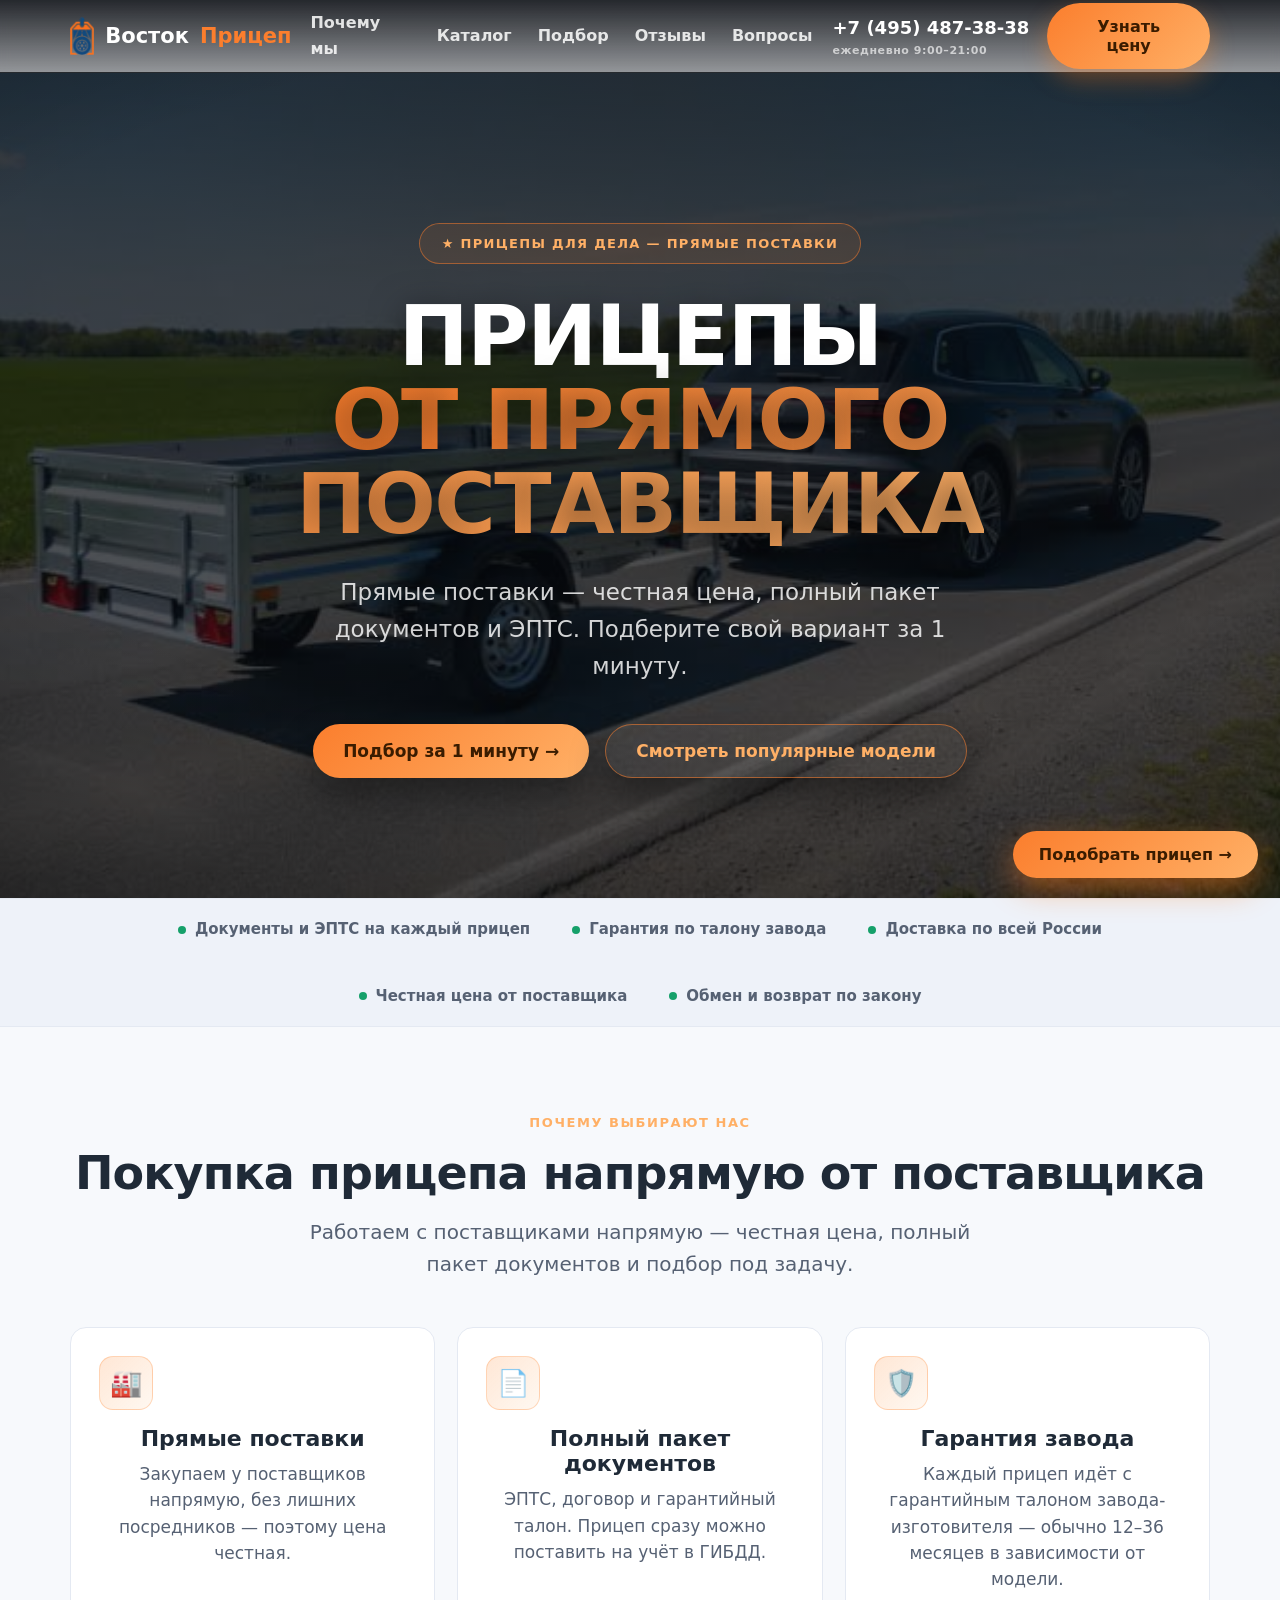
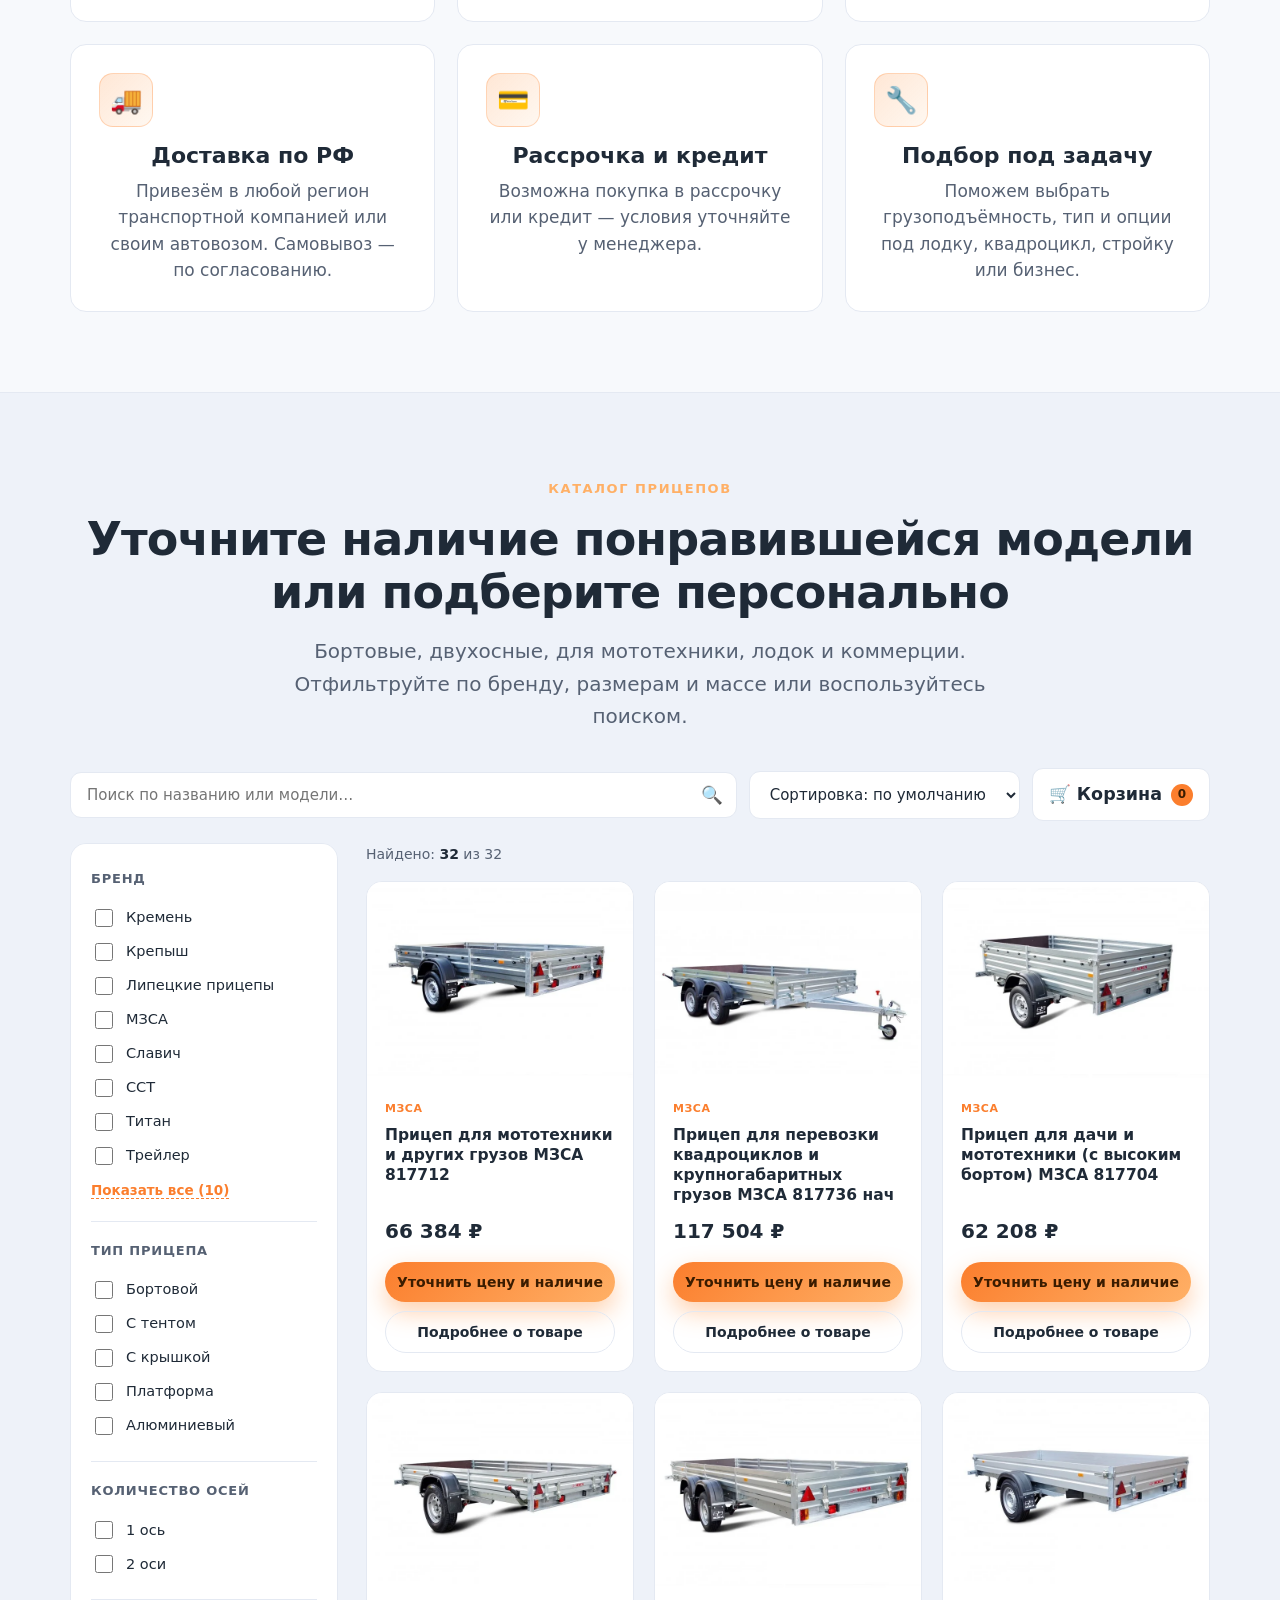
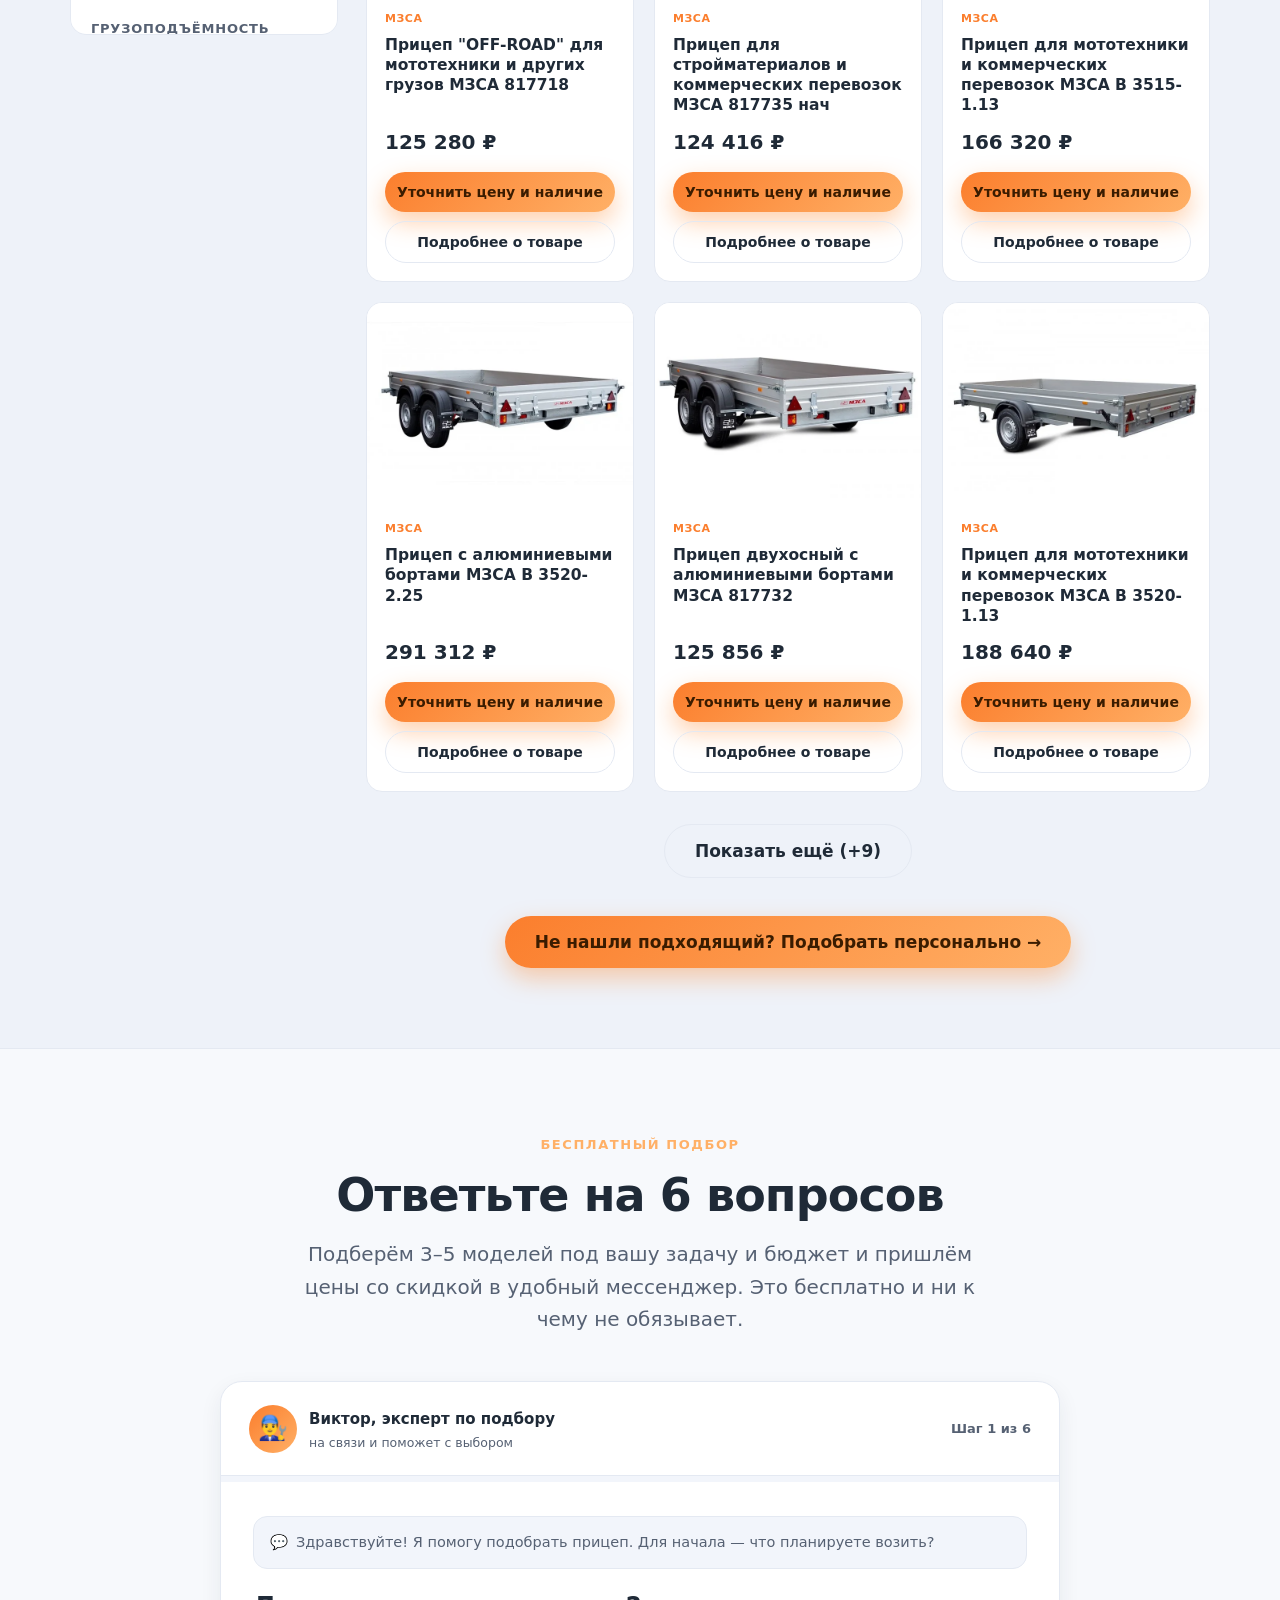
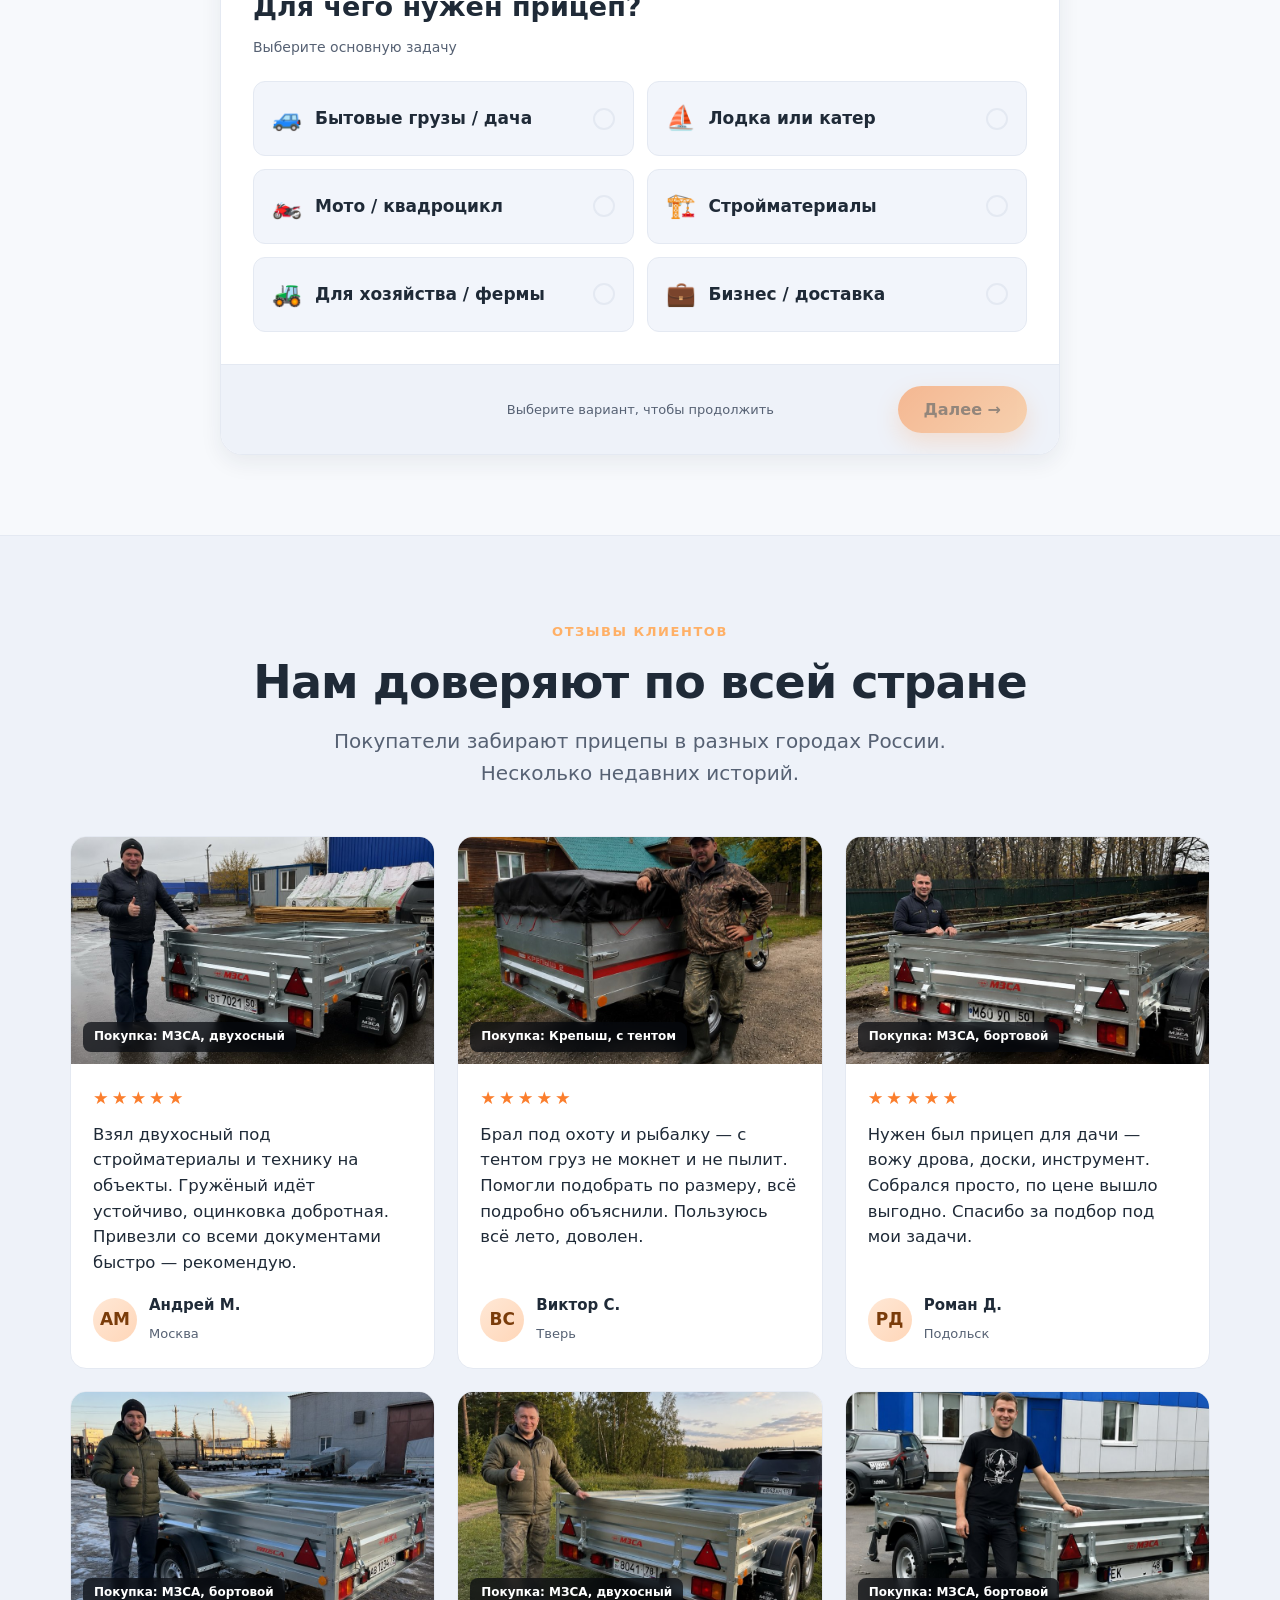
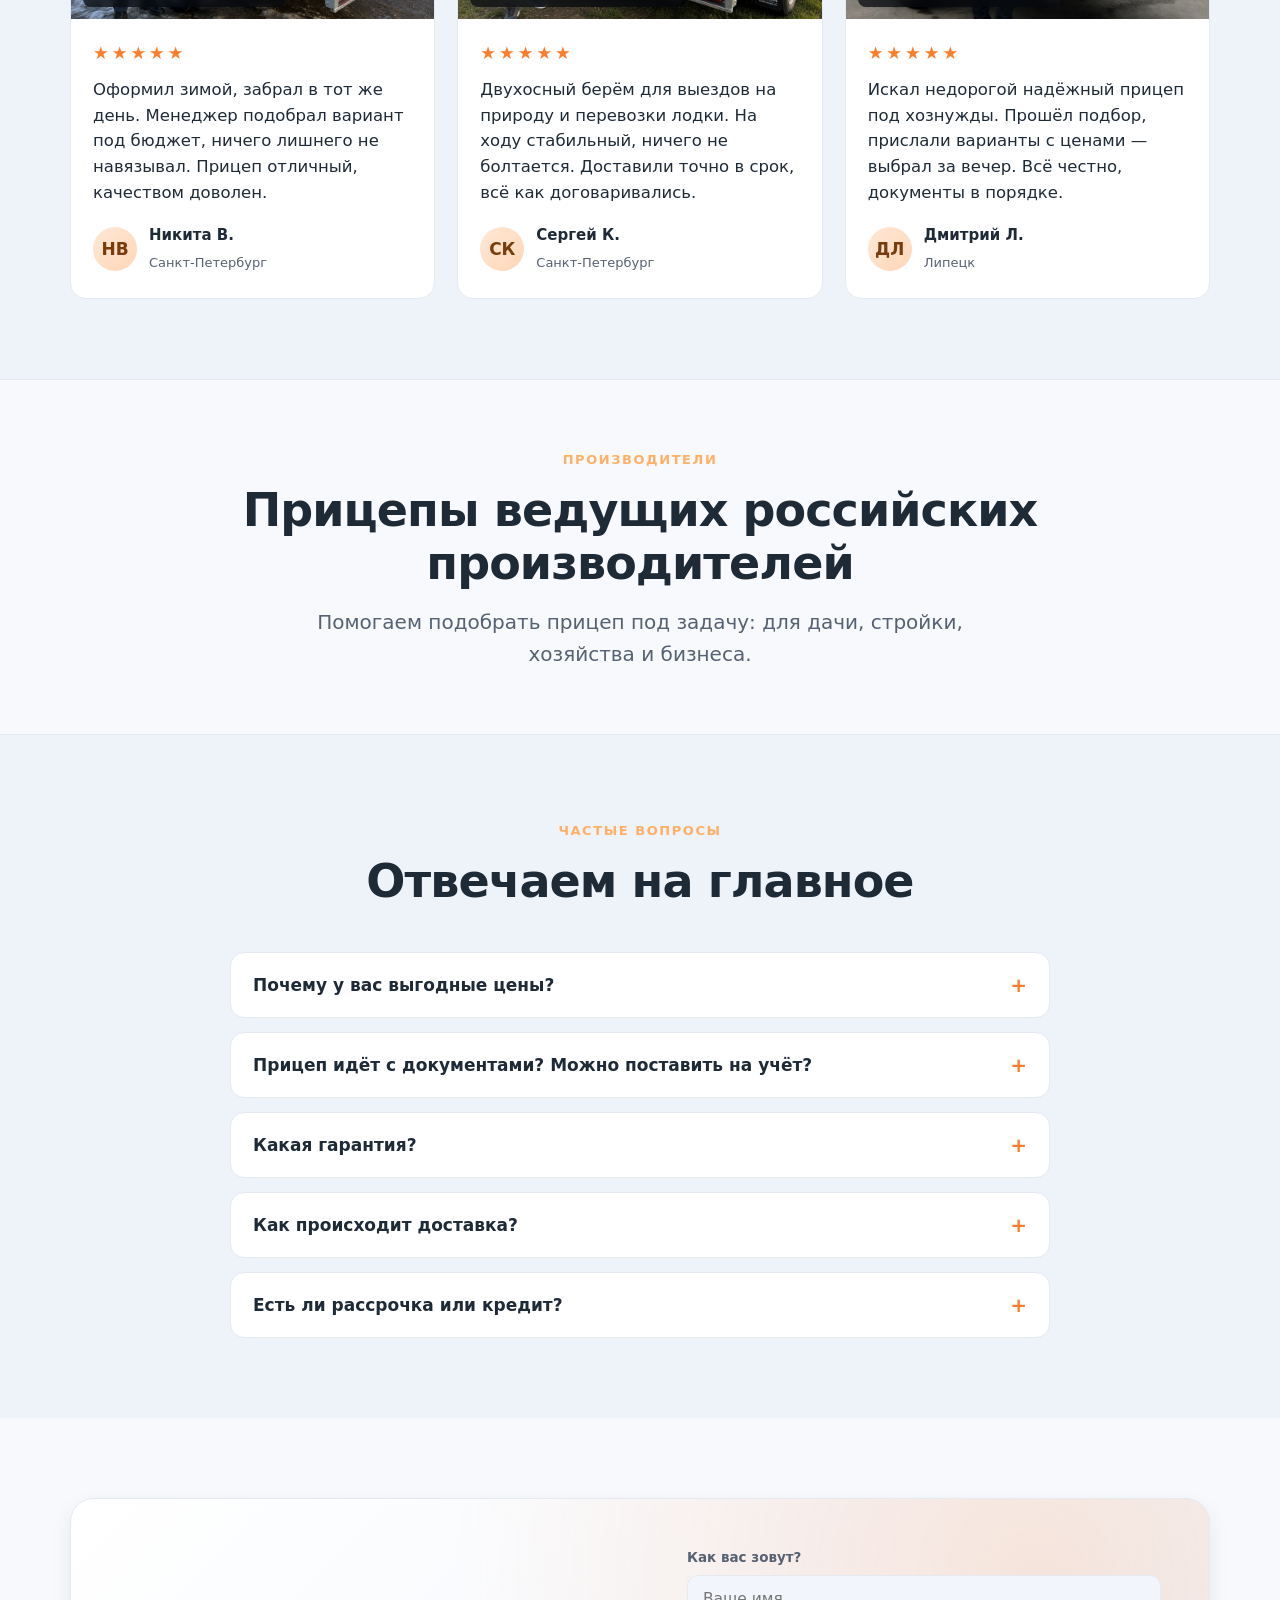
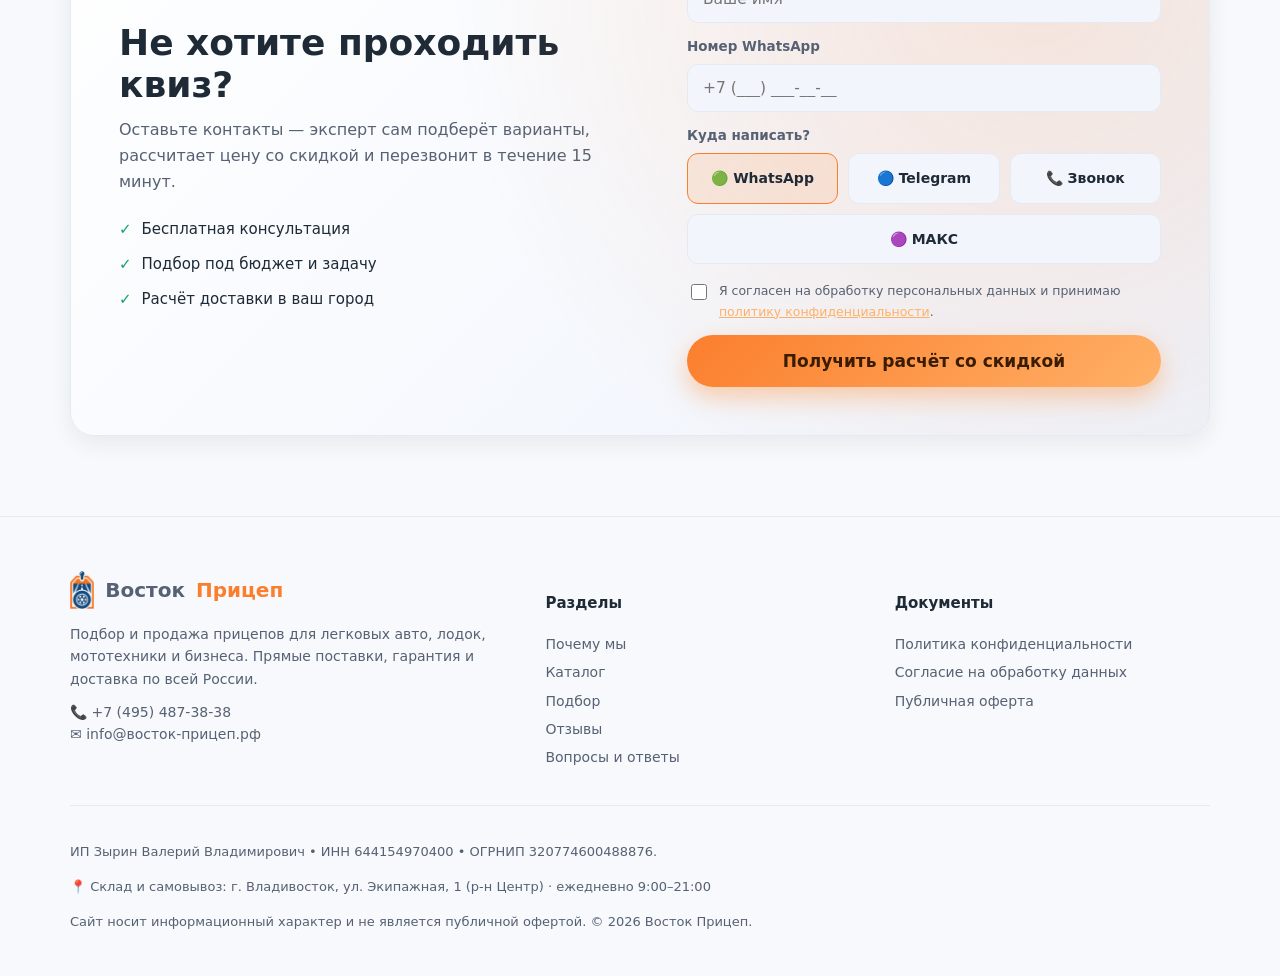
<file: index.html>
<!DOCTYPE html>
<html lang="ru">
<head>
<meta charset="UTF-8">
<!-- Top.Mail.Ru counter (VK / myTarget) -->
<script type="text/javascript">
var _tmr = window._tmr || (window._tmr = []);
// Пиксель зависит от домена: восток-прицеп.рф → 3787092/Lead2, остальные (jefwipwero.online и пр.) → 3787094/Lead3
window.VK_PIXEL = /(^|\.)(восток-прицеп\.рф|xn----ctbklixakchgm2d\.xn--p1ai)$/.test(location.hostname) ? {id:"3787092", goal:"Lead2"} : {id:"3787094", goal:"Lead3"};
_tmr.push({id: window.VK_PIXEL.id, type: "pageView", start: (new Date()).getTime()});
(function (d, w, id) {
  if (d.getElementById(id)) return;
  var ts = d.createElement("script"); ts.type = "text/javascript"; ts.async = true; ts.id = id;
  ts.src = "https://top-fwz1.mail.ru/js/code.js";
  var f = function () {var s = d.getElementsByTagName("script")[0]; s.parentNode.insertBefore(ts, s);};
  if (w.opera == "[object Opera]") { d.addEventListener("DOMContentLoaded", f, false); } else { f(); }
})(document, window, "tmr-code");
</script>
<noscript><div><img src="https://top-fwz1.mail.ru/counter?id=3787094;js=na" style="position:absolute;left:-9999px;" alt="Top.Mail.Ru" /></div></noscript>
<!-- /Top.Mail.Ru counter -->
<meta name="viewport" content="width=device-width, initial-scale=1.0">
<meta name="description" content="Прицепы для легковых авто, лодок и техники от прямого поставщика. Пройдите короткий подбор за 1 минуту и получите модели под вашу задачу с актуальными ценами.">
<title>Восток Прицеп — прицепы для дела | Подбор за 1 минуту</title>
<style>
  /* ====================== ПЕРЕМЕННЫЕ / ТЕМА ====================== */
  :root{
    --bg:#f7f9fc;
    --bg-soft:#eef2f9;
    --card:#ffffff;
    --card-2:#f2f5fb;
    --line:#e4e9f2;
    --text:#1f2a37;
    --muted:#566173;
    --accent:#fb7e2d;
    --accent-2:#ffb066;
    --accent-ink:#3a1c00;
    --green:#15a06a;
    --red:#f25075;
    --radius:16px;
    --radius-sm:10px;
    --shadow:0 8px 22px rgba(30,41,59,.07);
    --maxw:1180px;
    --font:'Segoe UI',system-ui,-apple-system,Roboto,Arial,sans-serif;
  }

  *{box-sizing:border-box}
  html{scroll-behavior:smooth;overflow-x:clip;-webkit-text-size-adjust:100%;text-size-adjust:100%}
  body{
    margin:0;background:var(--bg);color:var(--text);overflow-x:clip;
    font-family:var(--font);font-size:17.5px;line-height:1.62;-webkit-font-smoothing:antialiased;
    -webkit-tap-highlight-color:rgba(251,126,45,.18);
  }
  img{max-width:100%;display:block}
  a{color:inherit;text-decoration:none}
  button{font-family:inherit;cursor:pointer}
  .container{max-width:var(--maxw);margin:0 auto;padding:0 20px}
  section{position:relative}
  h1,h2,h3{line-height:1.15;margin:0}
  .eyebrow{
    display:inline-block;color:var(--accent-2);font-weight:700;letter-spacing:.12em;
    text-transform:uppercase;font-size:13px;margin-bottom:14px;
  }
  .section-title{font-size:clamp(28px,4.2vw,46px);font-weight:800;letter-spacing:-.02em}
  .section-sub{color:var(--muted);max-width:700px;margin:16px auto 0;font-size:20px}
  .center{text-align:center}
  .accent{color:var(--accent)}

  /* ====================== КНОПКИ ====================== */
  .btn{
    display:inline-flex;align-items:center;gap:10px;justify-content:center;
    border:none;border-radius:999px;padding:14px 26px;font-weight:700;font-size:16px;
    transition:transform .15s ease,box-shadow .15s ease,background .2s ease;
  }
  .btn:hover{transform:translateY(-1px)}
  .btn-primary{background:linear-gradient(135deg,var(--accent),var(--accent-2));color:var(--accent-ink);box-shadow:0 10px 24px rgba(255,122,24,.35)}
  .btn-primary:hover{box-shadow:0 16px 32px rgba(255,122,24,.45)}
  .btn-ghost{background:transparent;color:var(--text);border:1.5px solid var(--line)}
  .btn-ghost:hover{border-color:var(--accent);color:var(--accent-2)}
  .btn-lg{padding:16px 30px;font-size:17px}
  .btn-block{width:100%}

  /* ====================== ШАПКА ====================== */
  header{
    position:sticky;top:0;z-index:60;background:rgba(255,255,255,.85);
    backdrop-filter:saturate(140%) blur(12px);border-bottom:1px solid var(--line);
  }
  .nav{display:flex;align-items:center;justify-content:space-between;height:72px;gap:20px}
  .logo{display:flex;align-items:center;gap:11px;font-weight:800;font-size:21px}
  .logo .mark{
    width:38px;height:38px;border-radius:10px;display:grid;place-items:center;
    background:linear-gradient(135deg,var(--accent),var(--accent-2));color:var(--accent-ink);font-size:20px;
  }
  .logo .mark-img{height:38px;width:auto;display:block;flex:none}
  .nav-links{display:flex;gap:26px;align-items:center}
  .nav-links a{color:var(--muted);font-weight:600;font-size:16px;transition:color .2s}
  .nav-links a:hover{color:var(--text)}
  .nav-right{display:flex;align-items:center;gap:18px}
  .nav-phone{font-weight:800;font-size:18px;white-space:nowrap}
  .nav-phone span{display:block;font-size:11px;font-weight:600;color:var(--muted);letter-spacing:.05em}
  .burger{display:none;background:none;border:none;color:var(--text);font-size:26px;padding:6px}

  /* ====================== HERO ====================== */
  /* тёмный центрированный hero */
  .hero{position:relative;overflow:hidden;background:#0b0e13;text-align:center;padding:150px 0 120px}
  .hero-bg{
    position:absolute;inset:0;z-index:0;background-color:#0b0e13;
    background-image:
      linear-gradient(180deg,rgba(8,11,16,.80),rgba(8,11,16,.66)),
      radial-gradient(60% 45% at 50% 0%,rgba(251,126,45,.20),transparent 70%),
      url('hero.jpg'),
      linear-gradient(165deg,#151a23,#0a0d12);
    background-size:cover,cover,cover,cover;
    background-position:center,center,center 30%,center;
    background-repeat:no-repeat;
  }
  .hero-bg:after{
    content:"";position:absolute;inset:0;
    background:radial-gradient(120% 85% at 50% 38%,transparent 48%,rgba(0,0,0,.55));
  }
  .hero-inner{position:relative;z-index:1;max-width:900px}
  .hero-badge{
    display:inline-flex;align-items:center;gap:9px;margin-bottom:30px;
    border:1.5px solid rgba(251,126,45,.5);color:var(--accent-2);background:rgba(251,126,45,.10);
    padding:9px 22px;border-radius:999px;font-weight:800;font-size:13px;letter-spacing:.1em;text-transform:uppercase;
  }
  .hero h1{
    color:#fff;font-weight:900;letter-spacing:-.02em;text-transform:uppercase;
    font-size:clamp(29px,8.2vw,84px);line-height:1;margin:0;text-shadow:0 6px 34px rgba(0,0,0,.5);overflow-wrap:break-word
  }
  .hero h1 .hl{
    background:linear-gradient(100deg,var(--accent),var(--accent-2));
    -webkit-background-clip:text;background-clip:text;color:transparent;
  }
  .hero-lead{color:rgba(255,255,255,.82);font-size:clamp(18px,2.3vw,23px);max-width:700px;margin:28px auto 0;line-height:1.6}
  .hero-lead b{color:#fff;font-weight:800}
  .hero-cta{display:flex;gap:16px;justify-content:center;flex-wrap:wrap;margin-top:40px}
  .hero-cta .btn{box-shadow:0 16px 36px rgba(0,0,0,.4)}
  .btn-amber-outline{background:rgba(255,255,255,.04);color:var(--accent-2);border:1.5px solid rgba(251,126,45,.55)}
  .btn-amber-outline:hover{background:var(--accent);color:var(--accent-ink);border-color:var(--accent)}

  /* прозрачная шапка поверх тёмного hero, светлая после скролла */
  header.at-top{background:linear-gradient(180deg,rgba(8,11,16,.88),rgba(8,11,16,.42));border-bottom-color:transparent;backdrop-filter:blur(6px)}
  header.at-top .logo,header.at-top .nav-phone{color:#fff}
  header.at-top .nav-phone span{color:rgba(255,255,255,.65)}
  header.at-top .nav-links a{color:rgba(255,255,255,.85)}
  header.at-top .nav-links a:hover{color:#fff}
  header.at-top .burger{color:#fff}
  /* открытое мобильное меню — всегда тёмный текст на светлой подложке */
  header.at-top .nav-links.open a{color:var(--text)}
  header.at-top .nav-links.open a:hover{color:var(--accent)}

  /* ====================== БЕЙДЖ-ЛЕНТА ====================== */
  .ticker{border-top:1px solid var(--line);border-bottom:1px solid var(--line);background:var(--bg-soft);padding:18px 0}
  .ticker-row{display:flex;gap:42px;flex-wrap:wrap;justify-content:center;align-items:center;color:var(--muted);font-weight:600}
  .ticker-row .it{display:flex;align-items:center;gap:9px;font-size:15px}
  .ticker-row .it .dot{width:8px;height:8px;border-radius:50%;background:var(--green)}

  /* ====================== БЛОКИ-ПРЕИМУЩЕСТВА ====================== */
  .features{padding:80px 0}
  .feat-grid{display:grid;grid-template-columns:repeat(3,1fr);gap:22px;margin-top:46px}
  .feat{
    background:var(--card);border:1px solid var(--line);border-radius:var(--radius);padding:28px;
    transition:transform .2s ease,border-color .2s ease;
  }
  .feat:hover{transform:translateY(-4px);border-color:var(--accent)}
  .feat .ico{
    width:54px;height:54px;border-radius:14px;display:grid;place-items:center;font-size:26px;margin-bottom:16px;
    background:linear-gradient(135deg,rgba(255,122,24,.18),rgba(255,166,77,.08));border:1px solid rgba(255,122,24,.25)
  }
  .feat h3{font-size:22px;margin-bottom:10px}
  .feat p{color:var(--muted);margin:0;font-size:17px;line-height:1.55}

  /* ====================== КАТАЛОГ ====================== */
  .catalog{padding:80px 0;background:var(--bg-soft);border-top:1px solid var(--line);border-bottom:1px solid var(--line)}

  /* панель: поиск / сортировка / корзина */
  .cat-toolbar{display:flex;align-items:center;gap:12px;flex-wrap:wrap;margin-top:36px}
  .cat-search{position:relative;flex:1;min-width:220px}
  .cat-search input{width:100%;background:var(--card);border:1.5px solid var(--line);border-radius:11px;padding:13px 42px 13px 16px;color:var(--text);font-size:15px;font-family:inherit}
  .cat-search input:focus{outline:none;border-color:var(--accent)}
  .cat-search .ic{position:absolute;right:14px;top:50%;transform:translateY(-50%);color:var(--muted);pointer-events:none}
  .cat-sort{background:var(--card);border:1.5px solid var(--line);border-radius:11px;padding:13px 16px;color:var(--text);font-size:15px;font-family:inherit;cursor:pointer}
  .cat-cart{display:flex;align-items:center;gap:9px;background:var(--card);border:1.5px solid var(--line);border-radius:11px;padding:11px 16px;font-weight:700;white-space:nowrap;cursor:pointer;transition:border-color .15s}
  .cat-cart:hover{border-color:var(--accent)}
  .cat-cart .cnt{background:var(--accent);color:var(--accent-ink);min-width:22px;height:22px;border-radius:11px;display:grid;place-items:center;font-size:12px;font-weight:800;padding:0 6px}
  /* окно корзины-запроса */
  .cart-items{display:grid;gap:8px;max-height:220px;overflow:auto;margin-top:6px}
  .cart-row{display:flex;align-items:center;justify-content:space-between;gap:12px;background:var(--card-2);border:1px solid var(--line);border-radius:10px;padding:10px 12px}
  .cart-name{font-size:13.5px;font-weight:700;line-height:1.3}
  .cart-price{font-size:13px;color:var(--accent);font-weight:800;margin-top:2px}
  .cart-del{background:none;border:none;color:var(--muted);font-size:16px;cursor:pointer;flex:none;width:28px;height:28px;border-radius:50%}
  .cart-del:hover{background:var(--line);color:var(--red)}

  /* раскладка: фильтры + товары */
  .cat-layout{display:grid;grid-template-columns:268px 1fr;gap:28px;margin-top:22px;align-items:start}
  .filters-toggle{display:none;width:100%;justify-content:center;margin-bottom:14px}

  /* фильтры */
  .cat-filters{background:var(--card);border:1px solid var(--line);border-radius:16px;padding:6px 20px 20px;position:sticky;top:88px;max-height:calc(100vh - 108px);overflow-y:auto}
  .cat-filters::-webkit-scrollbar{width:8px}
  .cat-filters::-webkit-scrollbar-thumb{background:var(--line);border-radius:4px}
  .cat-filters::-webkit-scrollbar-thumb:hover{background:var(--muted)}
  .fgroup{border-bottom:1px solid var(--line);padding:18px 0}
  .fgroup:last-child{border-bottom:none}
  .fgroup h4{font-size:13px;text-transform:uppercase;letter-spacing:.06em;color:var(--muted);margin:0 0 12px}
  .fopt{display:flex;align-items:center;gap:10px;padding:5px 0;cursor:pointer;font-size:14.5px}
  .fopt input{width:18px;height:18px;accent-color:var(--accent);flex:none;cursor:pointer}
  .fopt.hidden{display:none}
  .fshowall{background:none;border:none;color:var(--accent);font-size:13.5px;font-weight:700;padding:9px 0 0;cursor:pointer}
  .fshowall span{border-bottom:1px dashed var(--accent)}
  .price-inputs{display:flex;align-items:center;gap:8px}
  .price-inputs input{width:100%;background:var(--card-2);border:1.5px solid var(--line);border-radius:9px;padding:10px;color:var(--text);font-size:14px;font-family:inherit;text-align:center}
  .price-inputs input:focus{outline:none;border-color:var(--accent)}
  .price-inputs .dash{color:var(--muted);flex:none}
  .cat-range{width:100%;margin-top:14px;accent-color:var(--accent)}
  .freset{width:100%;margin-top:6px;background:var(--card-2);border:1.5px solid var(--line);color:var(--text);border-radius:10px;padding:11px;font-weight:700;cursor:pointer}
  .freset:hover{border-color:var(--accent);color:var(--accent)}

  /* сетка товаров */
  .cat-count{color:var(--muted);font-size:14px;margin-bottom:16px}
  .cat-count b{color:var(--text)}
  .cat-products{display:grid;grid-template-columns:repeat(3,1fr);gap:20px}
  .product{
    background:var(--card);border:1px solid var(--line);border-radius:var(--radius);overflow:hidden;
    display:flex;flex-direction:column;transition:transform .2s,box-shadow .2s
  }
  .product:hover{transform:translateY(-4px);box-shadow:var(--shadow)}
  .product .ph{
    aspect-ratio:4/3;display:grid;place-items:center;position:relative;
    background:linear-gradient(135deg,#eef2fb,#fbf3ec)
  }
  .product .ph .emoji{font-size:58px;filter:drop-shadow(0 6px 12px rgba(30,41,59,.14))}
  .product .ph .ph-img{position:absolute;inset:0;width:100%;height:100%;object-fit:cover}
  .product .sold{
    position:absolute;top:12px;right:12px;width:64px;height:64px;border-radius:50%;
    background:var(--accent);color:#fff;font-weight:800;font-size:10.5px;line-height:1.18;
    text-align:center;display:grid;place-items:center;padding:6px;box-shadow:0 6px 16px rgba(251,126,45,.4)
  }
  .product .disc{
    position:absolute;top:12px;left:12px;background:var(--red);color:#fff;font-weight:800;
    font-size:12px;padding:5px 10px;border-radius:8px
  }
  .product .body{padding:18px;display:flex;flex-direction:column;flex:1}
  .product .brandtag{font-size:11px;font-weight:800;letter-spacing:.05em;color:var(--accent);text-transform:uppercase;margin-bottom:7px}
  .product h3{font-size:15.5px;line-height:1.3;margin-bottom:10px}
  .product .price-row{display:flex;align-items:baseline;gap:9px;margin:auto 0 14px}
  .product .price{font-size:20px;font-weight:900}
  .product .old{color:var(--muted);text-decoration:line-through;font-size:14px}
  .product .acts{display:grid;gap:9px}
  .product .acts .btn{padding:12px;font-size:14px}
  .cat-empty{grid-column:1/-1;text-align:center;padding:60px 20px;color:var(--muted)}
  .cat-more{grid-column:1/-1;display:flex;justify-content:center;margin-top:12px}
  .cat-empty .big{font-size:46px;margin-bottom:10px}

  /* модалка товара */
  .pm-head{display:flex;gap:16px;margin-bottom:16px}
  .pm-photo{width:124px;height:100px;flex:none;border-radius:12px;background:linear-gradient(135deg,#eef2fb,#fbf3ec);display:grid;place-items:center;font-size:46px;border:1px solid var(--line);position:relative;overflow:hidden}
  .pm-photo .pm-photo-img{position:absolute;inset:0;width:100%;height:100%;object-fit:cover}
  .pm-photo .sold{position:absolute;top:-8px;right:-8px;width:52px;height:52px;border-radius:50%;background:var(--accent);color:#fff;font-weight:800;font-size:9px;line-height:1.1;text-align:center;display:grid;place-items:center;padding:5px}
  .pm-brandtag{font-size:11px;font-weight:800;letter-spacing:.05em;color:var(--accent);text-transform:uppercase;margin-bottom:6px}
  .pm-head h3{font-size:18px;margin-bottom:9px;line-height:1.25}
  .pm-price{display:flex;align-items:baseline;gap:10px}
  .pm-price .p{font-size:22px;font-weight:900}
  .pm-price .o{color:var(--muted);text-decoration:line-through;font-size:15px}
  .pm-specs{width:100%;border-collapse:collapse;margin:4px 0 16px}
  .pm-specs td{padding:9px 0;border-bottom:1px solid var(--line);font-size:14px;vertical-align:top}
  .pm-specs tr:last-child td{border-bottom:none}
  .pm-specs td:first-child{color:var(--muted);width:50%}
  .pm-specs td:last-child{font-weight:700;text-align:right}
  .pm-desc{color:var(--muted);font-size:14px;line-height:1.6;margin-bottom:18px}
  .pm-acts{display:grid;grid-template-columns:1fr 1fr;gap:10px}
  .pm-acts .btn{padding:13px;font-size:14px}
  .pm-section{margin-bottom:18px}
  .pm-section h4{font-size:13px;text-transform:uppercase;letter-spacing:.05em;color:var(--muted);margin:0 0 11px}
  .pm-list{margin:0;padding:0;list-style:none;display:grid;gap:9px}
  .pm-list li{position:relative;padding-left:25px;font-size:14px;line-height:1.5}
  .pm-list li:before{content:"✓";position:absolute;left:0;top:0;color:var(--green);font-weight:900}
  .pm-tech{margin:0;padding:0;list-style:none}
  .pm-tech li{display:flex;justify-content:space-between;gap:14px;padding:9px 0;border-bottom:1px solid var(--line);font-size:14px}
  .pm-tech li:last-child{border-bottom:none}
  .pm-tech li span{color:var(--muted)}
  .pm-tech li b{text-align:right;font-weight:700;white-space:nowrap}
  .modal.wide{max-width:600px}

  /* адаптив каталога */
  @media(max-width:980px){
    .cat-layout{grid-template-columns:1fr}
    .cat-filters{position:static;display:none;max-height:none;overflow:visible}
    .cat-filters.open{display:block}
    .filters-toggle{display:flex}
    .cat-products{grid-template-columns:repeat(2,1fr)}
  }
  @media(max-width:560px){
    .cat-products{grid-template-columns:repeat(2,1fr);gap:12px}
    .product .body{padding:12px}
    .product .brandtag{font-size:10px;margin-bottom:5px}
    .product h3{font-size:13px;margin-bottom:8px}
    .product .price{font-size:16px}
    .product .old{font-size:12px}
    .product .acts{gap:7px}
    .product .acts .btn{padding:9px 8px;font-size:12px}
    .product .sold{width:54px;height:54px;font-size:9px;top:8px;right:8px}
    .product .disc{font-size:11px;padding:4px 8px}
    .pm-acts{grid-template-columns:1fr}
  }

  /* ====================== КВИЗ ====================== */
  .quiz-sec{padding:80px 0}
  .quiz-wrap{
    max-width:840px;margin:46px auto 0;background:var(--card);border:1px solid var(--line);
    border-radius:22px;overflow:hidden;box-shadow:var(--shadow)
  }
  .quiz-top{padding:22px 28px;border-bottom:1px solid var(--line);display:flex;align-items:center;gap:16px}
  .quiz-assistant{display:flex;align-items:center;gap:12px;flex:1;min-width:0}
  .quiz-assistant .ava{
    width:48px;height:48px;border-radius:50%;flex:none;display:grid;place-items:center;font-size:24px;
    background:linear-gradient(135deg,var(--accent),var(--accent-2));color:var(--accent-ink)
  }
  .quiz-assistant .who b{font-size:15px}
  .quiz-assistant .who span{display:block;font-size:12.5px;color:var(--muted)}
  .quiz-step-count{font-size:13px;color:var(--muted);white-space:nowrap;font-weight:700}
  .progress{height:6px;background:var(--card-2)}
  .progress .bar{height:100%;width:0;background:linear-gradient(90deg,var(--accent),var(--accent-2));transition:width .35s ease}

  .quiz-body{padding:34px 32px 32px;min-height:340px}
  .q-bubble{
    background:var(--card-2);border:1px solid var(--line);border-radius:14px;padding:14px 16px;
    font-size:14.5px;color:var(--muted);margin-bottom:22px;position:relative
  }
  .q-bubble:before{content:"💬";margin-right:8px}
  .q-title{font-size:27px;font-weight:800;margin-bottom:8px}
  .q-hint{color:var(--muted);font-size:14px;margin-bottom:22px}
  .options{display:grid;grid-template-columns:repeat(2,1fr);gap:13px}
  .opt{
    display:flex;align-items:center;gap:13px;background:var(--card-2);border:1.5px solid var(--line);
    border-radius:12px;padding:17px 18px;cursor:pointer;transition:all .15s;font-size:17px;font-weight:600
  }
  .opt:hover{border-color:var(--accent);transform:translateY(-1px)}
  .opt.selected{border-color:var(--accent);background:rgba(255,122,24,.12)}
  .opt .em{font-size:24px;flex:none}
  .opt .check{
    margin-left:auto;width:22px;height:22px;border-radius:50%;border:2px solid var(--line);flex:none;
    display:grid;place-items:center;color:transparent;font-size:13px;font-weight:900;transition:all .15s
  }
  .opt.selected .check{background:var(--accent);border-color:var(--accent);color:var(--accent-ink)}

  /* варианты с фото */
  .q-photos{display:grid;grid-template-columns:repeat(2,1fr);gap:14px}
  .popt{border:1.5px solid var(--line);border-radius:14px;overflow:hidden;cursor:pointer;background:var(--card-2);transition:all .15s}
  .popt:hover{border-color:var(--accent);transform:translateY(-2px)}
  .popt.selected{border-color:var(--accent);box-shadow:0 0 0 2px rgba(251,126,45,.3)}
  .popt .pimg{aspect-ratio:16/10;position:relative;display:grid;place-items:center;background:linear-gradient(135deg,#eef2fb,#fbf3ec)}
  .popt .pimg .pemoji{font-size:40px}
  .popt .pimg img{position:absolute;inset:0;width:100%;height:100%;object-fit:cover;background:#fff}
  .popt .plabel{padding:12px 14px;font-weight:700;font-size:15px;line-height:1.3}
  .popt .pcheck{position:absolute;top:8px;right:8px;width:28px;height:28px;border-radius:50%;background:rgba(255,255,255,.92);border:2px solid var(--line);display:grid;place-items:center;color:transparent;font-size:15px;font-weight:900;transition:all .15s;z-index:2;box-shadow:0 2px 6px rgba(0,0,0,.12)}
  .popt.selected .pcheck{background:var(--accent);border-color:var(--accent);color:#fff}

  /* переключатель способа связи в Telegram */
  .tg-modes{display:flex;gap:8px;margin-bottom:10px}
  .tg-mode{flex:1;text-align:center;background:var(--card-2);border:1.5px solid var(--line);border-radius:10px;padding:10px;font-weight:700;font-size:13.5px;cursor:pointer;transition:all .15s}
  .tg-mode.selected{border-color:var(--accent);background:rgba(251,126,45,.12)}

  .quiz-foot{
    display:flex;justify-content:space-between;align-items:center;gap:12px;
    padding:20px 32px;border-top:1px solid var(--line);background:var(--bg-soft)
  }
  .quiz-foot .hint{font-size:13px;color:var(--muted)}

  /* поля контактов в финале */
  .fields{display:grid;gap:14px;max-width:460px;margin:6px auto 0}
  .field label{display:block;font-size:13.5px;color:var(--muted);margin-bottom:6px;font-weight:600}
  .field input{
    width:100%;background:var(--card-2);border:1.5px solid var(--line);border-radius:11px;
    padding:14px 15px;color:var(--text);font-size:15.5px;font-family:inherit;transition:border-color .15s
  }
  .field input:focus{outline:none;border-color:var(--accent)}
  .channels{display:flex;gap:10px;flex-wrap:wrap}
  .channel{
    flex:1;min-width:120px;display:flex;align-items:center;justify-content:center;gap:8px;
    background:var(--card-2);border:1.5px solid var(--line);border-radius:11px;padding:13px;
    font-weight:700;font-size:14px;cursor:pointer;transition:all .15s
  }
  .channel.selected{border-color:var(--accent);background:rgba(255,122,24,.12)}
  .consent{display:flex;gap:9px;align-items:flex-start;font-size:12.5px;color:var(--muted);margin-top:4px}
  .consent input{margin-top:3px;accent-color:var(--accent);width:16px;height:16px;flex:none}
  .consent a{color:var(--accent-2);text-decoration:underline}

  /* экран благодарности */
  .quiz-done{text-align:center;padding:30px 10px}
  .quiz-done .big{font-size:60px;margin-bottom:14px}
  .quiz-done h3{font-size:26px;margin-bottom:10px}
  .quiz-done p{color:var(--muted);max-width:440px;margin:0 auto 8px}
  .summary{
    text-align:left;max-width:440px;margin:24px auto 0;background:var(--card-2);
    border:1px solid var(--line);border-radius:12px;padding:18px 20px
  }
  .summary .row{display:flex;justify-content:space-between;gap:14px;padding:7px 0;border-bottom:1px dashed var(--line);font-size:14px}
  .summary .row:last-child{border-bottom:none}
  .summary .row .k{color:var(--muted)}
  .summary .row .v{font-weight:700;text-align:right}

  .err{color:var(--red);font-size:13px;margin-top:4px;display:none}
  .err.show{display:block}

  /* ====================== ОТЗЫВЫ ====================== */
  .reviews{padding:80px 0;background:var(--bg-soft);border-top:1px solid var(--line);border-bottom:1px solid var(--line)}
  .rev-grid{display:grid;grid-template-columns:repeat(3,1fr);gap:22px;margin-top:46px}
  .review{background:var(--card);border:1px solid var(--line);border-radius:var(--radius);overflow:hidden;display:flex;flex-direction:column;transition:transform .2s,box-shadow .2s}
  .review:hover{transform:translateY(-4px);box-shadow:var(--shadow)}
  .review-photo{position:relative;aspect-ratio:16/10;background:linear-gradient(135deg,#eef2fb,#fbf3ec);overflow:hidden}
  .review-photo img{position:absolute;inset:0;width:100%;height:100%;object-fit:cover}
  .rev-tag{position:absolute;left:12px;bottom:12px;background:rgba(8,11,16,.72);color:#fff;font-size:12px;font-weight:700;padding:5px 11px;border-radius:8px;backdrop-filter:blur(4px)}
  .review-body{padding:20px 22px 22px;display:flex;flex-direction:column;flex:1;text-align:left}
  .review .stars{color:var(--accent);margin-bottom:10px;letter-spacing:3px}
  .review p{margin:0 0 18px;font-size:16.5px;line-height:1.55;flex:1}
  .review .who{display:flex;align-items:center;gap:12px}
  .review .who .av{
    width:44px;height:44px;border-radius:50%;display:grid;place-items:center;font-weight:800;flex:none;
    background:linear-gradient(135deg,#ffe8d6,#ffd6b8);color:#7a3c0a;font-size:17px
  }
  .review .who b{display:block;font-size:15px}
  .review .who span{font-size:13px;color:var(--muted)}

  /* ====================== ПАРТНЁРЫ ====================== */
  .partners{padding:64px 0;text-align:center}
  .partners-logos{max-width:720px;margin:40px auto 0;background:#fff;border:1px solid var(--line);border-radius:var(--radius);padding:30px 34px;box-shadow:var(--shadow)}
  .partners-logos img{width:100%;height:auto;display:block}

  /* ====================== FAQ ====================== */
  .faq{padding:80px 0;background:var(--bg-soft);border-top:1px solid var(--line)}
  .faq-list{max-width:820px;margin:44px auto 0;display:grid;gap:14px}
  .faq-item{background:var(--card);border:1px solid var(--line);border-radius:14px;overflow:hidden}
  .faq-q{
    width:100%;text-align:left;background:none;border:none;color:var(--text);
    padding:20px 22px;font-size:17px;font-weight:700;display:flex;justify-content:space-between;gap:14px;align-items:center
  }
  .faq-q .ar{transition:transform .25s;color:var(--accent);font-size:20px;flex:none}
  .faq-item.open .faq-q .ar{transform:rotate(45deg)}
  .faq-a{max-height:0;overflow:hidden;transition:max-height .3s ease;color:var(--muted)}
  .faq-a .inner{padding:0 22px 20px;font-size:15px}

  /* ====================== CTA / ФОРМА ====================== */
  .cta{padding:80px 0}
  .cta-box{
    background:linear-gradient(135deg,#ffffff,#eef3fc);border:1px solid var(--line);border-radius:24px;
    padding:48px;display:grid;grid-template-columns:1.05fr .95fr;gap:44px;align-items:center;box-shadow:var(--shadow);
    position:relative;overflow:hidden
  }
  .cta-box:before{
    content:"";position:absolute;inset:0;background:radial-gradient(circle at 85% 15%,rgba(251,126,45,.16),transparent 55%);pointer-events:none
  }
  .cta-box h2{font-size:clamp(24px,3.5vw,36px);font-weight:900;margin-bottom:12px}
  .cta-box p{color:var(--muted);margin:0 0 22px;font-size:16px}
  .cta-list{list-style:none;padding:0;margin:0;display:grid;gap:11px}
  .cta-list li{display:flex;gap:10px;font-size:15px}
  .cta-list .ic{color:var(--green);font-weight:900}
  .lead-form{position:relative;z-index:2;display:grid;gap:13px}

  /* ====================== ФУТЕР ====================== */
  footer{padding:54px 0 30px;border-top:1px solid var(--line)}
  .foot-grid{display:grid;grid-template-columns:1.4fr 1fr 1fr;gap:34px;margin-bottom:34px}
  .foot-grid h4{font-size:15px;margin-bottom:14px}
  .foot-grid a,.foot-grid p{color:var(--muted);font-size:14px;margin:0 0 9px}
  .foot-grid a:hover{color:var(--text)}
  .foot-bottom{border-top:1px solid var(--line);padding-top:22px;color:var(--muted);font-size:13px;line-height:1.7}
  .foot-bottom a{color:var(--accent-2);text-decoration:underline}

  /* ====================== МОДАЛКА ====================== */
  .modal-overlay{
    position:fixed;inset:0;background:rgba(24,33,48,.45);backdrop-filter:blur(4px);
    z-index:100;display:none;align-items:center;justify-content:center;padding:20px
  }
  .modal-overlay.open{display:flex}
  .modal{
    background:var(--card);border:1px solid var(--line);border-radius:20px;max-width:480px;width:100%;
    padding:34px;position:relative;box-shadow:var(--shadow);max-height:90vh;overflow:auto
  }
  .modal .close{
    position:absolute;top:16px;right:16px;background:var(--card-2);border:1px solid var(--line);
    color:var(--text);width:36px;height:36px;border-radius:50%;font-size:18px;display:grid;place-items:center
  }
  .modal h3{font-size:22px;margin-bottom:8px}
  .modal p.m-sub{color:var(--muted);margin:0 0 22px;font-size:15px}
  .legal-text{font-size:13.5px;color:var(--muted);line-height:1.7}
  .legal-text h4{color:var(--text);margin:18px 0 6px;font-size:15px}

  /* плавающая кнопка */
  .fab{
    position:fixed;right:22px;bottom:calc(22px + env(safe-area-inset-bottom));z-index:55;
    box-shadow:0 12px 30px rgba(255,122,24,.45);animation:pulse 2.4s infinite
  }
  @keyframes pulse{0%{box-shadow:0 0 0 0 rgba(255,122,24,.5)}70%{box-shadow:0 0 0 16px rgba(255,122,24,0)}100%{box-shadow:0 0 0 0 rgba(255,122,24,0)}}

  /* тосты */
  .toast{
    position:fixed;left:50%;bottom:28px;transform:translateX(-50%) translateY(20px);
    background:var(--green);color:#06231a;font-weight:700;padding:14px 22px;border-radius:12px;
    z-index:120;opacity:0;transition:all .3s;box-shadow:var(--shadow);max-width:90vw;text-align:center
  }
  .toast.show{opacity:1;transform:translateX(-50%) translateY(0)}

  /* ====================== АДАПТИВ ====================== */
  @media(max-width:920px){
    .hero{padding:120px 0 90px}
    .feat-grid,.rev-grid{grid-template-columns:repeat(2,1fr)}
    .cta-box{grid-template-columns:1fr;padding:34px}
    .foot-grid{grid-template-columns:1fr 1fr}
  }
  @media(max-width:640px){
    .nav-links{
      position:absolute;top:72px;left:0;right:0;background:var(--bg-soft);flex-direction:column;
      gap:0;border-bottom:1px solid var(--line);display:none
    }
    .nav-links.open{display:flex}
    .nav-links a{padding:16px 20px;width:100%;border-bottom:1px solid var(--line)}
    .burger{display:block}
    .nav-phone{display:none}
    .nav{gap:10px}
    .nav-right{gap:8px}
    .nav-right .btn-primary{padding:11px 15px;font-size:13.5px}
    .logo{font-size:18px;gap:9px}
    .logo .mark-img{height:32px}
    .feat-grid,.foot-grid{grid-template-columns:1fr}
    /* отзывы — горизонтальная карусель (свайп) */
    .rev-grid{display:flex;grid-template-columns:none;gap:14px;overflow-x:auto;scroll-snap-type:x mandatory;-webkit-overflow-scrolling:touch;padding-bottom:8px;scroll-padding:0 20px}
    .rev-grid::-webkit-scrollbar{display:none}
    .review{flex:0 0 84%;scroll-snap-align:center}
    .options{grid-template-columns:1fr}
    .quiz-body{padding:26px 20px}
    .quiz-top,.quiz-foot{padding-left:20px;padding-right:20px}
    .quiz-foot .hint{display:none}
    .hero{padding:104px 0 76px}
    .hero-cta{flex-direction:column}
    .hero-cta .btn{width:100%}
    .hero-badge{font-size:11.5px;letter-spacing:.06em;padding:8px 16px;margin-bottom:24px}
    /* меньше пустого пространства по вертикали на телефоне */
    .features,.catalog,.quiz-sec,.reviews,.faq,.cta,.partners{padding-top:54px;padding-bottom:54px}
    /* не даём iOS зумить страницу при фокусе на поле (нужно >=16px) */
    input,select,textarea{font-size:16px}
    .price-inputs input{font-size:16px}
    /* компактные модалка и CTA-блок */
    .modal{padding:24px 18px}
    .cta-box{padding:26px 20px}
    .cta{padding-top:54px;padding-bottom:54px}
    /* лента преимуществ — плотнее */
    .ticker-row{gap:12px 20px}
    /* блок логотипов компактнее на телефоне */
    .partners-logos{padding:16px;margin-top:26px}
  }
.lead-fail{margin:0 0 12px;padding:11px 14px;border-radius:12px;background:#fdecea;border:1px solid #f5c2bd;color:#8a1c12;font-size:15px;line-height:1.45;text-align:left}.lead-fail a{color:inherit;font-weight:800}
</style>
</head>
<body>

<!-- ============ ШАПКА ============ -->
<header>
  <div class="container nav">
    <a href="#" class="logo"><img class="mark-img" src="logo.png" alt="Восток Прицеп"> Восток <span class="accent">Прицеп</span></a>
    <nav class="nav-links" id="navLinks">
      <a href="#features">Почему мы</a>
      <a href="#catalog">Каталог</a>
      <a href="#quiz">Подбор</a>
      <a href="#reviews">Отзывы</a>
      <a href="#faq">Вопросы</a>
    </nav>
    <div class="nav-right">
      <a href="tel:+74954873838" class="nav-phone">+7 (495) 487-38-38<span>ежедневно 9:00–21:00</span></a>
      <button class="btn btn-primary" data-scroll="#quiz">Узнать цену</button>
      <button class="burger" id="burger" aria-label="Меню">☰</button>
    </div>
  </div>
</header>

<!-- ============ HERO ============ -->
<section class="hero">
  <div class="hero-bg"></div>
  <div class="container hero-inner">
    <span class="hero-badge">★ Прицепы для дела — прямые поставки</span>
    <h1>Прицепы<br><span class="hl">от прямого поставщика</span></h1>
    <p class="hero-lead">Прямые поставки — честная цена, полный пакет документов и ЭПТС. Подберите свой вариант за 1 минуту.</p>
    <div class="hero-cta">
      <button class="btn btn-primary btn-lg" data-scroll="#quiz">Подбор за 1 минуту →</button>
      <button class="btn btn-amber-outline btn-lg" data-scroll="#catalog">Смотреть популярные модели</button>
    </div>
  </div>
</section>

<!-- ============ ЛЕНТА ПРЕИМУЩЕСТВ ============ -->
<div class="ticker">
  <div class="container ticker-row">
    <div class="it"><span class="dot"></span> Документы и ЭПТС на каждый прицеп</div>
    <div class="it"><span class="dot"></span> Гарантия по талону завода</div>
    <div class="it"><span class="dot"></span> Доставка по всей России</div>
    <div class="it"><span class="dot"></span> Честная цена от поставщика</div>
    <div class="it"><span class="dot"></span> Обмен и возврат по закону</div>
  </div>
</div>

<!-- ============ ПРЕИМУЩЕСТВА ============ -->
<section class="features" id="features">
  <div class="container center">
    <span class="eyebrow">Почему выбирают нас</span>
    <h2 class="section-title">Покупка прицепа напрямую от поставщика</h2>
    <p class="section-sub">Работаем с поставщиками напрямую — честная цена, полный пакет документов и подбор под задачу.</p>
    <div class="feat-grid">
      <div class="feat"><div class="ico">🏭</div><h3>Прямые поставки</h3><p>Закупаем у поставщиков напрямую, без лишних посредников — поэтому цена честная.</p></div>
      <div class="feat"><div class="ico">📄</div><h3>Полный пакет документов</h3><p>ЭПТС, договор и гарантийный талон. Прицеп сразу можно поставить на учёт в ГИБДД.</p></div>
      <div class="feat"><div class="ico">🛡️</div><h3>Гарантия завода</h3><p>Каждый прицеп идёт с гарантийным талоном завода-изготовителя — обычно 12–36 месяцев в зависимости от модели.</p></div>
      <div class="feat"><div class="ico">🚚</div><h3>Доставка по РФ</h3><p>Привезём в любой регион транспортной компанией или своим автовозом. Самовывоз — по согласованию.</p></div>
      <div class="feat"><div class="ico">💳</div><h3>Рассрочка и кредит</h3><p>Возможна покупка в рассрочку или кредит — условия уточняйте у менеджера.</p></div>
      <div class="feat"><div class="ico">🔧</div><h3>Подбор под задачу</h3><p>Поможем выбрать грузоподъёмность, тип и опции под лодку, квадроцикл, стройку или бизнес.</p></div>
    </div>
  </div>
</section>

<!-- ============ КАТАЛОГ ============ -->
<section class="catalog" id="catalog">
  <div class="container">
    <div class="center">
      <span class="eyebrow">Каталог прицепов</span>
      <h2 class="section-title">Уточните наличие понравившейся модели или подберите персонально</h2>
      <p class="section-sub">Бортовые, двухосные, для мототехники, лодок и коммерции. Отфильтруйте по бренду, размерам и массе или воспользуйтесь поиском.</p>
    </div>

    <div class="cat-toolbar">
      <div class="cat-search">
        <input type="search" id="catSearchInput" placeholder="Поиск по названию или модели…" autocomplete="off">
        <span class="ic">🔍</span>
      </div>
      <select class="cat-sort" id="catSort" aria-label="Сортировка">
        <option value="default">Сортировка: по умолчанию</option>
        <option value="price-asc">Цена: по возрастанию</option>
        <option value="price-desc">Цена: по убыванию</option>
        <option value="name">По названию (А–Я)</option>
      </select>
      <div class="cat-cart" title="Запрошено цен и наличия">🛒 Корзина <span class="cnt" id="cartCount">0</span></div>
    </div>

    <button class="btn btn-ghost filters-toggle" id="filtersToggle">⚙️ Показать фильтры</button>

    <div class="cat-layout">
      <aside class="cat-filters" id="catFilters"><!-- фильтры рендерятся скриптом --></aside>
      <div>
        <div class="cat-count" id="catCount"></div>
        <div class="cat-products" id="catGrid"><!-- товары рендерятся скриптом --></div>
        <div class="cat-foot center" style="margin-top:38px">
          <button class="btn btn-primary btn-lg" data-scroll="#quiz">Не нашли подходящий? Подобрать персонально →</button>
        </div>
      </div>
    </div>
  </div>
</section>

<!-- ============ КВИЗ ============ -->
<section class="quiz-sec" id="quiz">
  <div class="container center">
    <span class="eyebrow">Бесплатный подбор</span>
    <h2 class="section-title">Ответьте на 6 вопросов</h2>
    <p class="section-sub">Подберём 3–5 моделей под вашу задачу и бюджет и пришлём цены со скидкой в удобный мессенджер. Это бесплатно и ни к чему не обязывает.</p>
  </div>

  <div class="container">
    <div class="quiz-wrap">
      <div class="quiz-top">
        <div class="quiz-assistant">
          <div class="ava">👨‍🔧</div>
          <div class="who"><b>Виктор, эксперт по подбору</b><span>на связи и поможет с выбором</span></div>
        </div>
        <div class="quiz-step-count" id="stepCount">Шаг 1 из 6</div>
      </div>
      <div class="progress"><div class="bar" id="progressBar"></div></div>
      <div class="quiz-body" id="quizBody"><!-- шаги рендерятся скриптом --></div>
      <div class="quiz-foot" id="quizFoot">
        <button class="btn btn-ghost" id="btnBack">← Назад</button>
        <span class="hint" id="footHint">Выберите вариант, чтобы продолжить</span>
        <button class="btn btn-primary" id="btnNext">Далее →</button>
      </div>
    </div>
  </div>
</section>

<!-- ============ ОТЗЫВЫ ============ -->
<section class="reviews" id="reviews">
  <div class="container center">
    <span class="eyebrow">Отзывы клиентов</span>
    <h2 class="section-title">Нам доверяют по всей стране</h2>
    <p class="section-sub">Покупатели забирают прицепы в разных городах России. Несколько недавних историй.</p>
    <div class="rev-grid">
      <div class="review">
        <div class="review-photo">
          <img src="reviews/1.jpg" alt="Отзыв покупателя" loading="lazy" onerror="if(!this.dataset.r){this.dataset.r=1;this.src='images/1.jpg'}else{this.remove()}">
          <span class="rev-tag">Покупка: МЗСА, двухосный</span>
        </div>
        <div class="review-body">
          <div class="stars">★★★★★</div>
          <p>Взял двухосный под стройматериалы и технику на объекты. Гружёный идёт устойчиво, оцинковка добротная. Привезли со всеми документами быстро — рекомендую.</p>
          <div class="who"><div class="av">АМ</div><div><b>Андрей М.</b><span>Москва</span></div></div>
        </div>
      </div>
      <div class="review">
        <div class="review-photo">
          <img src="reviews/2.jpg" alt="Отзыв покупателя" loading="lazy" onerror="if(!this.dataset.r){this.dataset.r=1;this.src='images/14.jpg'}else{this.remove()}">
          <span class="rev-tag">Покупка: Крепыш, с тентом</span>
        </div>
        <div class="review-body">
          <div class="stars">★★★★★</div>
          <p>Брал под охоту и рыбалку — с тентом груз не мокнет и не пылит. Помогли подобрать по размеру, всё подробно объяснили. Пользуюсь всё лето, доволен.</p>
          <div class="who"><div class="av">ВС</div><div><b>Виктор С.</b><span>Тверь</span></div></div>
        </div>
      </div>
      <div class="review">
        <div class="review-photo">
          <img src="reviews/3.jpg" alt="Отзыв покупателя" loading="lazy" onerror="if(!this.dataset.r){this.dataset.r=1;this.src='images/5.jpg'}else{this.remove()}">
          <span class="rev-tag">Покупка: МЗСА, бортовой</span>
        </div>
        <div class="review-body">
          <div class="stars">★★★★★</div>
          <p>Нужен был прицеп для дачи — вожу дрова, доски, инструмент. Собрался просто, по цене вышло выгодно. Спасибо за подбор под мои задачи.</p>
          <div class="who"><div class="av">РД</div><div><b>Роман Д.</b><span>Подольск</span></div></div>
        </div>
      </div>
      <div class="review">
        <div class="review-photo">
          <img src="reviews/4.jpg" alt="Отзыв покупателя" loading="lazy" onerror="if(!this.dataset.r){this.dataset.r=1;this.src='images/8.jpg'}else{this.remove()}">
          <span class="rev-tag">Покупка: МЗСА, бортовой</span>
        </div>
        <div class="review-body">
          <div class="stars">★★★★★</div>
          <p>Оформил зимой, забрал в тот же день. Менеджер подобрал вариант под бюджет, ничего лишнего не навязывал. Прицеп отличный, качеством доволен.</p>
          <div class="who"><div class="av">НВ</div><div><b>Никита В.</b><span>Санкт-Петербург</span></div></div>
        </div>
      </div>
      <div class="review">
        <div class="review-photo">
          <img src="reviews/5.jpg" alt="Отзыв покупателя" loading="lazy" onerror="if(!this.dataset.r){this.dataset.r=1;this.src='images/10.jpg'}else{this.remove()}">
          <span class="rev-tag">Покупка: МЗСА, двухосный</span>
        </div>
        <div class="review-body">
          <div class="stars">★★★★★</div>
          <p>Двухосный берём для выездов на природу и перевозки лодки. На ходу стабильный, ничего не болтается. Доставили точно в срок, всё как договаривались.</p>
          <div class="who"><div class="av">СК</div><div><b>Сергей К.</b><span>Санкт-Петербург</span></div></div>
        </div>
      </div>
      <div class="review">
        <div class="review-photo">
          <img src="reviews/6.jpg" alt="Отзыв покупателя" loading="lazy" onerror="if(!this.dataset.r){this.dataset.r=1;this.src='images/4.jpg'}else{this.remove()}">
          <span class="rev-tag">Покупка: МЗСА, бортовой</span>
        </div>
        <div class="review-body">
          <div class="stars">★★★★★</div>
          <p>Искал недорогой надёжный прицеп под хознужды. Прошёл подбор, прислали варианты с ценами — выбрал за вечер. Всё честно, документы в порядке.</p>
          <div class="who"><div class="av">ДЛ</div><div><b>Дмитрий Л.</b><span>Липецк</span></div></div>
        </div>
      </div>
    </div>
  </div>
</section>

<!-- ============ ПАРТНЁРЫ ============ -->
<section class="partners">
  <div class="container center">
    <span class="eyebrow">Производители</span>
    <h2 class="section-title">Прицепы ведущих российских производителей</h2>
    <p class="section-sub">Помогаем подобрать прицеп под задачу: для дачи, стройки, хозяйства и бизнеса.</p>
  </div>
</section>

<!-- ============ FAQ ============ -->
<section class="faq" id="faq">
  <div class="container center">
    <span class="eyebrow">Частые вопросы</span>
    <h2 class="section-title">Отвечаем на главное</h2>
    <div class="faq-list" id="faqList"><!-- рендерится скриптом --></div>
  </div>
</section>

<!-- ============ CTA / ФОРМА ============ -->
<section class="cta">
  <div class="container">
    <div class="cta-box">
      <div>
        <h2>Не хотите проходить квиз?</h2>
        <p>Оставьте контакты — эксперт сам подберёт варианты, рассчитает цену со скидкой и перезвонит в течение 15 минут.</p>
        <ul class="cta-list">
          <li><span class="ic">✓</span> Бесплатная консультация</li>
          <li><span class="ic">✓</span> Подбор под бюджет и задачу</li>
          <li><span class="ic">✓</span> Расчёт доставки в ваш город</li>
        </ul>
      </div>
      <form class="lead-form" id="leadForm" novalidate>
        <div class="field">
          <label>Как вас зовут?</label>
          <input type="text" name="name" placeholder="Ваше имя" autocomplete="name">
          <div class="err">Введите имя</div>
        </div>
        <div class="field" id="leadContactDyn"></div>
        <div class="err" id="leadContactErr">Укажите контакт для связи</div>
        <div class="field">
          <label>Куда написать?</label>
          <div class="channels" data-channels>
            <div class="channel selected" data-channel="whatsapp">🟢 WhatsApp</div>
            <div class="channel" data-channel="telegram">🔵 Telegram</div>
            <div class="channel" data-channel="phone">📞 Звонок</div>
            <div class="channel" data-channel="max">🟣 МАКС</div>
          </div>
        </div>
        <label class="consent">
          <input type="checkbox" name="consent">
          <span>Я согласен на обработку персональных данных и принимаю <a href="#" data-open-privacy>политику конфиденциальности</a>.</span>
        </label>
        <button type="submit" class="btn btn-primary btn-lg btn-block">Получить расчёт со скидкой</button>
      </form>
    </div>
  </div>
</section>

<!-- ============ ФУТЕР ============ -->
<footer>
  <div class="container">
    <div class="foot-grid">
      <div>
        <a href="#" class="logo" style="font-size:20px;margin-bottom:14px"><img class="mark-img" src="logo.png" alt="Восток Прицеп"> Восток <span class="accent">Прицеп</span></a>
        <p>Подбор и продажа прицепов для легковых авто, лодок, мототехники и бизнеса. Прямые поставки, гарантия и доставка по всей России.</p>
        <p style="margin-top:10px">📞 <a href="tel:+74954873838">+7 (495) 487-38-38</a><br>✉️ <a href="mailto:info@xn----ctbklixakchgm2d.xn--p1ai">info@восток-прицеп.рф</a></p>
      </div>
      <div>
        <h4>Разделы</h4>
        <a href="#features">Почему мы</a><br>
        <a href="#catalog">Каталог</a><br>
        <a href="#quiz">Подбор</a><br>
        <a href="#reviews">Отзывы</a><br>
        <a href="#faq">Вопросы и ответы</a>
      </div>
      <div>
        <h4>Документы</h4>
        <a href="#" data-open-privacy data-doc="privacy">Политика конфиденциальности</a><br>
        <a href="#" data-open-privacy data-doc="consent">Согласие на обработку данных</a><br>
        <a href="#" data-open-privacy data-doc="offer">Публичная оферта</a>
      </div>
    </div>
    <div class="foot-bottom">
      <p>ИП Зырин Валерий Владимирович • ИНН 644154970400 • ОГРНИП 320774600488876.</p>
      <p style="margin-top:6px">📍 Склад и самовывоз: г. Владивосток, ул. Экипажная, 1 (р-н Центр) · ежедневно 9:00–21:00</p>
      <p>Сайт носит информационный характер и не является публичной офертой. © 2026 Восток Прицеп.</p>
    </div>
  </div>
</footer>

<!-- плавающая кнопка -->
<button class="btn btn-primary fab" data-scroll="#quiz">Подобрать прицеп →</button>

<!-- ============ МОДАЛКА ============ -->
<div class="modal-overlay" id="modal">
  <div class="modal">
    <button class="close" data-close-modal>✕</button>
    <div id="modalContent"></div>
  </div>
</div>

<!-- тост -->
<div class="toast" id="toast"></div>

<script>
/* =========================================================
   ДАННЫЕ: КАТАЛОГ
   Замените на свои товары/цены/картинки.
   ========================================================= */
/* Товары каталога. Данные (описания, преимущества, ТТХ) предоставлены владельцем.
   Поля kuzov/gabarit/gruz/massa используются фильтрами; tech — для попапа. */
const PRODUCTS = [
  {id:1, emoji:"🛻", name:'Прицеп для мототехники и других грузов МЗСА 817712', brand:"МЗСА", price:66384, old:null, sold:"4 дня назад",
   kuzov:"3009×1511×290", gabarit:"4351×1992×848", gruz:750, massa:750,
   intro:"Предназначен для перевозки мотоциклов, квадроциклов и прочей малой техники с максимальным уровнем комфорта и надёжности.",
   advantages:[
     "Устойчивый стальной корпус гарантирует долгую службу и сохранность груза.",
     "Конструкция оснащена механизмом блокировки колёс для предотвращения смещений груза.",
     "Большие размеры позволяют разместить крупную технику и дополнительный груз.",
     "Резиновая подложка пола защищает от царапин и продлевает срок службы покрытия.",
     "Прочные крепления повышают уровень безопасности водителя и пассажиров."],
   tech:[["Полная масса","750 кг"],["Грузоподъёмность","750 кг"],["Снаряжённая масса","249 кг"],["Габаритные размеры","4351×1992×848 мм"],["Размеры кузова","3009×1511×290 мм"],["Погрузочная высота","557 мм"],["Подвеска","рессорная"],["Кол-во листов рессоры","4 листа"],["Кол-во осей/колёс","1/2"],["Нагрузка на одну ось","750 кг"],["Дорожный просвет","234 мм"],["Колея колёс","1802 мм"],["Размер колёс","R13"],["Сцепное устройство","750 кг"],["Тип ТСУ","шар Ø50 мм"],["Фонари","накаливания"],["Тормоз","без тормозной системы"],["Штекер","7-pin"],["Петли крепления груза","4 шт."],["Защитное покрытие","цинк"],["Тип прицепа","с оцинкованными бортами"]]},

  {id:2, emoji:"🛻", name:'Прицеп для перевозки квадроциклов и крупногабаритных грузов МЗСА 817736 нач', brand:"МЗСА", price:117504, old:null, sold:"вчера",
   kuzov:"3449×1951×290", gabarit:"4848×2427×878", gruz:690, massa:750,
   intro:"Создан для эффективного и быстрого перевоза крупногабаритных транспортных средств и иных тяжёлых конструкций. Подойдёт как профессиональным спортсменам, так и туристам.",
   advantages:[
     "Автоматический регулятор давления воздуха внутри камер снижает износ покрышек.",
     "Дополнительные пластиковые накладки исключают вероятность порчи лакокрасочного покрытия.",
     "Есть съёмные ручки для облегчения манёвра при парковке и разгрузочных работах.",
     "Регулируемые ремни фиксации крепко держат любую технику.",
     "Бортовые тормоза обеспечивают быстрое торможение и снижение риска аварийных ситуаций."],
   tech:[["Полная масса","750 кг"],["Грузоподъёмность","690 кг"],["Снаряжённая масса","410 кг"],["Габаритные размеры","4848×2427×878 мм"],["Размеры кузова","3449×1951×290 мм"],["Погрузочная высота","587 мм"],["Подвеска","рессорная"],["Кол-во листов рессоры","3 листа"],["Кол-во осей/колёс","2/4"],["Нагрузка на одну ось","355 кг"],["Дорожный просвет","234 мм"],["Колея колёс","2237 мм"],["Размер колёс","R13"],["Сцепное устройство","1400 кг"],["Тип ТСУ","шар Ø50 мм"],["Фонари","накаливания"],["Тормоз","без тормозной системы"],["Штекер","7-pin"],["Петли крепления груза","4 шт."],["Защитное покрытие","цинк"],["Тип прицепа","с оцинкованными бортами"]]},

  {id:3, emoji:"🛻", name:'Прицеп для дачи и мототехники (с высоким бортом) МЗСА 817704', brand:"МЗСА", price:62208, old:null, sold:"4 дня назад",
   kuzov:"2435×1371×470", gabarit:"3777×1852×1028", gruz:518, massa:750,
   intro:"Хотите путешествовать с удовольствием и минимумом хлопот? Тогда этот прицеп создан именно для вас. Всё необходимое можно разместить сразу и отправиться навстречу приключениям.",
   advantages:[
     "Возможность одновременной перевозки мототехники и другого оборудования.",
     "Боковая дверь облегчает установку габаритных изделий внутрь кузова.",
     "Поверхность покрыта антистатическим веществом, препятствующим накоплению пыли и грязи.",
     "Три мощных фиксирующих замка предотвращают несанкционированный доступ.",
     "Складные боковые стенки позволяют трансформировать изделие под разные нужды."],
   tech:[["Полная масса","750 кг"],["Грузоподъёмность","518 кг"],["Снаряжённая масса","232 кг"],["Габаритные размеры","3777×1852×1028 мм"],["Размеры кузова","2435×1371×470 мм"],["Погрузочная высота","557 мм"],["Подвеска","рессорная"],["Кол-во листов рессоры","4 листа"],["Кол-во осей/колёс","1/2"],["Нагрузка на одну ось","710 кг"],["Дорожный просвет","234 мм"],["Колея колёс","1662 мм"],["Размер колёс","R13"],["Сцепное устройство","750 кг"],["Тип ТСУ","шар Ø50 мм"],["Фонари","накаливания"],["Тормоз","без тормозной системы"],["Штекер","7-pin"],["Петли крепления груза","4 шт."],["Защитное покрытие","цинк"],["Тип прицепа","с оцинкованными бортами"]]},

  {id:4, emoji:"🛻", name:'Прицеп "OFF-ROAD" для мототехники и других грузов МЗСА 817718', brand:"МЗСА", price:125280, old:null, sold:"3 дня назад",
   kuzov:"3449×1951×290", gabarit:"4848×2523×952", gruz:344, massa:750,
   intro:"Надёжный агрегат, созданный для преодоления препятствий и сохранения целостности груза даже в самых суровых дорожных условиях.",
   advantages:[
     "Герметично закрываемые петли предотвращают попадание влаги и загрязнений.",
     "Гидроизоляционные полосы вокруг крышек грузовых отделений сохраняют содержимое сухим.",
     "Наружные полки для хранения аккумуляторов и электрооборудования расширяют возможности.",
     "Сменные панели боксов способствуют персонализации внешнего облика прицепа.",
     "Модульная структура рамы допускает модификацию согласно нуждам владельца."],
   tech:[["Полная масса","750 кг"],["Грузоподъёмность","344 кг"],["Снаряжённая масса","406 кг"],["Габаритные размеры","4848×2523×952 мм"],["Размеры кузова","3449×1951×290 мм"],["Погрузочная высота","661 мм"],["Подвеска","рессорная"],["Кол-во листов рессоры","7 листов"],["Кол-во осей/колёс","1/2"],["Нагрузка на одну ось","1300 кг"],["Дорожный просвет","307 мм"],["Колея колёс","2270 мм"],["Размер колёс","R16"],["Тип ТСУ","шар Ø50 мм"],["Фонари","накаливания"],["Тормоз","без тормозной системы"],["Штекер","7-pin"],["Петли крепления груза","4 шт."],["Защитное покрытие","цинк"],["Тип прицепа","с оцинкованными бортами"]]},

  {id:5, emoji:"🚚", name:'Прицеп для стройматериалов и коммерческих перевозок МЗСА 817735 нач', brand:"МЗСА", price:124416, old:null, sold:"2 дня назад",
   kuzov:"4587×1511×290", gabarit:"5986×1992×908", gruz:345, massa:750,
   intro:"Превосходный выбор для организаций, занимающихся крупными коммерческими перевозками, и строительных бригад.",
   advantages:[
     "Яркий дизайн привлекает внимание и подчёркивает статус фирмы заказчика.",
     "Светоотражающие ленты улучшают заметность на дорогах общего пользования.",
     "Замковые механизмы обладают защитой от взлома, увеличивая безопасность груза.",
     "Механизм складывания передней части ускоряет погрузку и выгрузку.",
     "Рабочее освещение выполнено в стандарте влагозащиты IPX6."],
   tech:[["Полная масса","750 кг"],["Грузоподъёмность","345 кг"],["Снаряжённая масса","405 кг"],["Габаритные размеры","5986×1992×908 мм"],["Размеры кузова","4587×1511×290 мм"],["Погрузочная высота","617 мм"],["Подвеска","рессорная"],["Кол-во листов рессоры","3 листа"],["Кол-во осей/колёс","2/4"],["Нагрузка на одну ось","750 кг"],["Дорожный просвет","234 мм"],["Колея колёс","1802 мм"],["Размер колёс","R13"],["Сцепное устройство","1400 кг"],["Тип ТСУ","шар Ø50 мм"],["Фонари","накаливания"],["Тормоз","без тормозной системы"],["Штекер","7-pin"],["Петли крепления груза","4 шт."],["Защитное покрытие","цинк"],["Тип прицепа","с оцинкованными бортами"]]},

  {id:6, emoji:"🚚", name:'Прицеп для мототехники и коммерческих перевозок МЗСА В 3515-1.13', brand:"МЗСА", price:166320, old:null, sold:"2 дня назад",
   kuzov:"3463×1511×290", gabarit:"4860×1997×913", gruz:946, massa:1300,
   intro:"Надёжный помощник для владельцев автотранспорта, позволяющий качественно и безопасно перевозить мотоциклы, скутеры и небольшие партии коммерческой продукции.",
   advantages:[
     "Высокая устойчивость конструкции к вибрациям и механическим ударам.",
     "Возможность регулировки высоты расположения кузова относительно земли.",
     "Погрузка осуществляется оперативно благодаря пандусу и платформам.",
     "Оголовье кузова оснащено элементами крепежа для предохранения груза от падения.",
     "Особый рисунок протектора резины предотвращает аквапланирование."],
   tech:[["Полная масса","1300 кг"],["Грузоподъёмность","946 кг"],["Снаряжённая масса","354 кг"],["Габаритные размеры","4860×1997×913 мм"],["Размеры кузова","3463×1511×290 мм"],["Погрузочная высота","622 мм"],["Подвеска","рессорная"],["Кол-во листов рессоры","7 листов"],["Кол-во осей/колёс","1/2"],["Нагрузка на одну ось","1200 кг"],["Дорожный просвет","268 мм"],["Колея колёс","1800 мм"],["Размер колёс","R14C"],["Тип ТСУ","шар Ø50 мм"],["Фонари","светодиодные"],["Тормоз","тормоз наката"],["Штекер","13-pin"],["Петли крепления груза","4 шт."],["Защитное покрытие","цинк"],["Тип прицепа","с алюминиевыми бортами"]]},

  {id:7, emoji:"🚚", name:'Прицеп с алюминиевыми бортами МЗСА В 3520-2.25', brand:"МЗСА", price:291312, old:null, sold:"вчера",
   kuzov:"3463×1951×285", gabarit:"4976×2440×910", gruz:1900, massa:2500,
   intro:"Надёжный алюминиевый прицеп премиум-качества, разработанный специально для интенсивного ежедневного использования.",
   advantages:[
     "Алюминий повышенной плотности обеспечивает максимальный ресурс и прочность.",
     "Перекрывающиеся листы создают герметичную оболочку от воды и мусора.",
     "Специальные заслонки образуют барьер для снега и льда зимой.",
     "Рукоятки выполнены из мягкого пластика для снижения травматизма.",
     "Дополнительно предусмотрены ригели для фиксации верхних слоёв груза."],
   tech:[["Полная масса","2500 кг"],["Грузоподъёмность","1900 кг"],["Снаряжённая масса","600 кг"],["Габаритные размеры","4976×2440×910 мм"],["Размеры кузова","3463×1951×285 мм"],["Погрузочная высота","625 мм"],["Подвеска","рессорная"],["Кол-во листов рессоры","7 листов"],["Кол-во осей/колёс","2/4"],["Нагрузка на одну ось","1190 кг"],["Дорожный просвет","268 мм"],["Колея колёс","2240 мм"],["Размер колёс","R14C"],["Сцепное устройство","2700 кг"],["Тип ТСУ","шар Ø50 мм"],["Фонари","светодиодные"],["Тормоз","тормоз наката"],["Штекер","13-pin"],["Петли крепления груза","6 шт."],["Защитное покрытие","цинк"],["Тип прицепа","с алюминиевыми бортами"]]},

  {id:8, emoji:"🚚", name:'Прицеп двухосный с алюминиевыми бортами МЗСА 817732', brand:"МЗСА", price:125856, old:null, sold:"3 дня назад",
   kuzov:"3463×1511×290", gabarit:"4791×1992×848", gruz:690, massa:750,
   intro:"Идеальное сочетание мощности и надёжности. Двухосный прицеп с алюминиевыми бортами перевозит внушительные объёмы и обеспечивает бесперебойную работу.",
   advantages:[
     "Значительная грузоподъёмность благодаря двухосной схеме.",
     "Исключительно прочный алюминиевый кузов с высоким сроком службы.",
     "Настройка положения колёс обеспечивает комфорт при движении.",
     "Поддерживает перевозку специализированных грузов и стройматериалов.",
     "Снижает расходы на обслуживание и повышает энергоэффективность."],
   tech:[["Полная масса","750 кг"],["Грузоподъёмность","690 кг"],["Снаряжённая масса","310 кг"],["Габаритные размеры","4791×1992×848 мм"],["Размеры кузова","3463×1511×290 мм"],["Погрузочная высота","557 мм"],["Подвеска","рессорная"],["Кол-во листов рессоры","3 листа"],["Кол-во осей/колёс","2/4"],["Нагрузка на одну ось","750 кг"],["Дорожный просвет","234 мм"],["Колея колёс","1802 мм"],["Размер колёс","R13"],["Сцепное устройство","750 кг"],["Тип ТСУ","шар Ø50 мм"],["Фонари","светодиодные"],["Тормоз","без тормозной системы"],["Штекер","7-pin"],["Петли крепления груза","4 шт."],["Защитное покрытие","цинк"],["Тип прицепа","с алюминиевыми бортами"]]},

  {id:9, emoji:"🚚", name:'Прицеп для мототехники и коммерческих перевозок МЗСА В 3520-1.13', brand:"МЗСА", price:188640, old:null, sold:"4 дня назад",
   kuzov:"3463×1951×290", gabarit:"4860×2437×913", gruz:904, massa:1300,
   intro:"Надёжный и прочный прицеп, специально разработанный для транспортировки мотоциклов, квадроциклов и других транспортных средств.",
   advantages:[
     "Удобство погрузки и разгрузки мототехники благодаря низкой площадке.",
     "Высокопрочные материалы и качественная сборка.",
     "Возможность адаптации под конкретные нужды благодаря кастомизации.",
     "Способность удерживать тяжёлый груз и избегать износа двигателя авто.",
     "Долговечность и малый вес."],
   tech:[["Полная масса","1300 кг"],["Грузоподъёмность","904 кг"],["Снаряжённая масса","396 кг"],["Габаритные размеры","4860×2437×913 мм"],["Размеры кузова","3463×1951×290 мм"],["Погрузочная высота","622 мм"],["Подвеска","рессорная"],["Кол-во листов рессоры","7 листов"],["Кол-во осей/колёс","1/2"],["Нагрузка на одну ось","1200 кг"],["Дорожный просвет","268 мм"],["Колея колёс","2240 мм"],["Размер колёс","R14C"],["Сцепное устройство","1600 кг"],["Тип ТСУ","шар Ø50 мм"],["Фонари","светодиодные"],["Тормоз","тормоз наката"],["Штекер","13-pin"],["Петли крепления груза","4 шт."],["Защитное покрытие","цинк"],["Тип прицепа","с алюминиевыми бортами"]]},

  {id:10, emoji:"🚚", name:'Прицеп для коммерческих перевозок МЗСА 817739', brand:"МЗСА", price:131616, old:null, sold:"4 дня назад",
   kuzov:"3644×2100×300", gabarit:"5194×2234×991", gruz:690, massa:750,
   intro:"Простой и надёжный полуприцеп, ориентированный на частые коммерческие перевозки, который поможет повысить рентабельность вашего бизнеса.",
   advantages:[
     "Выносливость: проверенная годами эксплуатация подтверждает надёжность конструкции.",
     "Лёгкость в уходе: минимум подвижных элементов снижает техобслуживание.",
     "Оптимизация затрат: цена оправдывает минимальные инвестиции.",
     "Эффективность: легко перевозит стройматериалы, сельхозпродукцию и товары.",
     "Комфорт: подвеска обеспечивает хорошую управляемость и устойчивость."],
   tech:[["Полная масса","750 кг"],["Грузоподъёмность","690 кг"],["Снаряжённая масса","405 кг"],["Габаритные размеры","5194×2234×991 мм"],["Размеры кузова","3644×2100×300 мм"],["Погрузочная высота","685 мм"],["Подвеска","рессорная"],["Кол-во листов рессоры","4 листа"],["Кол-во осей/колёс","2/4"],["Нагрузка на одну ось","355 кг"],["Дорожный просвет","240 мм"],["Колея колёс","1837 мм"],["Размер колёс","R13"],["Сцепное устройство","750 кг"],["Тип ТСУ","шар Ø50 мм"],["Фонари","накаливания + передние LED"],["Тормоз","без тормозной системы"],["Штекер","7-pin"],["Петли крепления груза","6 шт."],["Защитное покрытие","цинк"],["Тип прицепа","с оцинкованными бортами"]]},

  {id:11, emoji:"🚚", name:'Прицеп для коммерческих перевозок МЗСА Н 3621-2.30', brand:"МЗСА", price:320400, old:null, sold:"3 дня назад",
   kuzov:"3646×2100×400", gabarit:"5041×2169×1176", gruz:2284, massa:3000,
   intro:"Коммерческий прицеп премиум-класса для постоянной транспортировки тяжёлых и крупногабаритных грузов, что значительно увеличит ваши производственные мощности.",
   advantages:[
     "Максимальная нагрузка: позволяет перевозить груз весом до 2,5 тонны.",
     "Высококачественные комплектующие гарантируют долгую работу без поломок.",
     "Светодиодные огни и стоп-сигналы отвечают европейским нормам безопасности.",
     "Гибкость: продукты питания, стройматериалы, сельхозпродукция.",
     "Эстетика и современность дизайна подчеркнут солидность бизнеса."],
   tech:[["Полная масса","3000 кг"],["Грузоподъёмность","2284 кг"],["Снаряжённая масса","716 кг"],["Габаритные размеры","5041×2169×1176 мм"],["Размеры кузова","3646×2100×400 мм"],["Погрузочная высота","764 мм"],["Подвеска","рессорная"],["Кол-во листов рессоры","9 листов"],["Кол-во осей/колёс","2/4"],["Нагрузка на одну ось","1440 кг"],["Дорожный просвет","275 мм"],["Колея колёс","1835 мм"],["Размер колёс","R14C"],["Тип ТСУ","шар Ø50 мм"],["Фонари","светодиодные"],["Тормоз","тормоз наката"],["Штекер","13-pin"],["Петли крепления груза","6 шт."],["Защитное покрытие","цинк"],["Тип прицепа","с оцинкованными бортами"]]},

  {id:12, emoji:"📦", name:'Прицеп МЗСА 817704.022 с крышкой', brand:"МЗСА", price:118650, old:null, sold:"3 дня назад",
   kuzov:"2435×1371×1490", gabarit:"3777×1852×1028", gruz:483, massa:750,
   intro:"Универсальный автоприцеп с металлической или пластиковой крышкой, подходящий для решения многих задач по перевозке грузов.",
   advantages:[
     "Надёжная крышка из металла или пластика защищает груз от повреждений и осадков.",
     "Средний объём кузова позволяет перевозить различное оборудование и материалы.",
     "Доступная стоимость и совместимость с разными марками автомобилей.",
     "Простота в эксплуатации и хранении.",
     "Подходит для множества сфер деятельности."],
   tech:[["Пол","фанера"],["Длина кузова","2,43 м"],["Ширина кузова","1,37 м"],["Внутренняя длина","до 2,45 м"],["Внутренняя ширина","до 1,4 м"],["Грузоподъёмность","483 кг"],["Полная масса","750 кг"],["Тип подвески","рессорная"],["Функция самосвала","да"],["Покрытие рамы","цинк"],["Покрытие бортов","цинк"],["Высота борта","0,29 м"],["Количество осей","одна"],["Габариты кузова","2435×1371×1490 мм"],["Размер колёс","R13"],["Разболтовка диска","98×4"],["Тормоз","нет"],["Тип прицепа","с оцинкованными бортами"]]},

  {id:13, emoji:"📦", name:'МЗСА 817732.012 с пластиковой крышкой 149 см', brand:"МЗСА", price:188490, old:null, sold:"4 дня назад",
   kuzov:"3449×1511×290", gabarit:"4787×2020×873", gruz:363, massa:750,
   intro:"Надёжный и вместительный автоприцеп с пластиковой крышкой, предназначенный для перевозки разнообразных грузов.",
   advantages:[
     "Пластиковая крышка защищает груз от осадков и повреждений.",
     "Вместительный кузов позволяет перевозить крупногабаритные предметы.",
     "Металлическая рама обеспечивает прочность и долговечность.",
     "Удобство эксплуатации и простота в уходе.",
     "Надёжность и долговечность конструкции."],
   tech:[["Производитель","Прицеп МЗСА"],["Тип подвески","рессорная"],["Полная масса","750 кг"],["Грузоподъёмность","363 кг"],["Габаритные размеры","4787×2020×873 мм"],["Размеры кузова (внутр.)","3449×1511×290 мм"],["Внутренняя длина","3449 мм"],["Внутренняя ширина","1511 мм"],["Высота бортов","290 мм"],["Дорожный просвет","258 мм"],["Площадь пола платформы","5,2 м²"],["Кол-во осей","2"],["Кол-во колёс","4"],["Размер колеса","R13"],["Тормозная система","нет"],["Тип прицепа","с пластиковой крышкой"]]},

  {id:14, emoji:"🛻", name:'Прицеп Крепыш 2 821303', brand:"Крепыш", price:66160, old:null, sold:"4 дня назад",
   kuzov:"2000×1260×500", gabarit:"3455×1710×980", gruz:585, massa:750,
   intro:"Практичный и доступный автоприцеп с широкой платформой и удобной системой крепления, предназначенный для перевозки разнообразных грузов.",
   advantages:[
     "Широкая платформа позволяет перевозить крупные предметы и материалы.",
     "Лёгкость сборки и эксплуатации.",
     "Превосходная устойчивость и надёжная конструкция.",
     "Демократичная стоимость и хорошее соотношение цены и качества.",
     "Небольшие габариты упрощают парковку и транспортировку."],
   tech:[["Пол прицепа","фанера"],["Длина кузова","2 м"],["Ширина кузова","1,26 м"],["Грузоподъёмность","585 кг"],["Тип подвески","рессорная"],["Функция самосвала","да"],["Покрытие рамы","цинк"],["Покрытие бортов","цинк"],["Высота борта","0,5 м"],["Количество осей","одна ось"],["Габариты общие","3455×1710×980 мм"],["Габариты кузова","2000×1260×500 мм"],["Полная масса","750 кг"],["Радиус колёс","R13"],["Формула диска","98×4"],["Тормоз","нет"],["Внутренняя длина","до 2 м"],["Внутренняя ширина","до 1,29 м"],["Тип прицепа","общего назначения"]]},

  {id:15, emoji:"🚚", name:'Прицеп Трейлер 829820 5,0 КПП ++', brand:"Трейлер", price:390000, old:null, sold:"вчера",
   kuzov:"4910×2210×2000", gabarit:"7180×2340×1330", gruz:2300, massa:3500,
   intro:"Мощный и вместительный автоприцеп премиум-класса для перевозки тяжёлых и крупногабаритных грузов под закрытым тентом.",
   advantages:[
     "Прочный каркас под тент надёжно защищает груз от внешних факторов.",
     "Большой объём кузова позволяет перевозить значительные объёмы грузов.",
     "Высокое качество сборки и материалов.",
     "Устойчивость на дороге и удобство эксплуатации.",
     "Высокая степень защиты груза от осадков и пыли."],
   tech:[["Высота бортов от пола","480 мм"],["Колея","1990 мм"],["Длина кузова","7,18 м"],["Ширина кузова","2,34 м"],["Грузоподъёмность","2300 кг"],["Тип подвески","резино-жгутовая"],["Количество осей","две оси"],["Габариты общие","7180×2340×1330 мм"],["Габариты кузова","4910×2210×2000 мм"],["Полная масса","3500 кг"],["Радиус колёс","R14"],["Формула диска","112×5"],["Тормоз","да"]]},

  {id:16, emoji:"🚚", name:'Прицеп МЗСА 817731.022 Две оси', brand:"МЗСА", price:93600, old:null, sold:"3 дня назад",
   kuzov:"3009×1511×290", gabarit:"4351×1992×848", gruz:680, massa:750,
   intro:"Надёжный и практичный автоприцеп с двумя осями, предназначенный для перевозки тяжёлых и крупногабаритных грузов.",
   advantages:[
     "Двухосная конструкция обеспечивает устойчивость и надёжность на дороге.",
     "Вместительный кузов позволяет перевозить крупногабаритные предметы.",
     "Прочная металлическая рама обеспечивает долговечность.",
     "Удобство эксплуатации и простота ухода.",
     "Приемлемая стоимость и доступность."],
   tech:[["Назначение","прицеп для грузов / стройки / мототехники / дачи"],["Комплектация","прицеп, противооткатные башмаки"],["Гарантия","36 месяцев"],["Длина кузова","3 м"],["Ширина кузова","1,5 м"],["Грузоподъёмность","680 кг"],["Тип подвески","рессорная"],["Функция самосвала","нет"],["Покрытие рамы","цинк"],["Покрытие бортов","цинк"],["Высота борта","0,3 м"],["Количество осей","две оси"],["Габариты общие","4351×1992×848 мм"],["Габариты кузова","3009×1511×290 мм"],["Полная масса","750 кг"],["Радиус колёс","R13"],["Формула диска","98×4"],["Тормоз","нет"],["Тип прицепа","с оцинкованными бортами"]]},

  {id:17, emoji:"🛻", name:'Прицеп Титан 3015-03', brand:"Липецкие прицепы", price:60660, old:null, sold:"вчера", gruz:550, kind:"Бортовой", axes:1,
   intro:"Мощный универсальный прицеп для стройматериалов, спецтехники, снегоходов и квадроциклов. Самосвальная функция, горячее цинкование рамы.",
   advantages:["Горячее цинкование рамы и дышла — защита от коррозии.","Рессорная подвеска с 4-листовыми рессорами — плавность хода.","Откидные передний и задний борта для удобной загрузки.","Влагостойкая фанера 9 мм на дне прицепа.","Габариты кузова 3,0 × 1,5 м — универсально под разные грузы."],
   tech:[["Габаритные размеры","4310 × 2070 × 890 мм"],["Размеры кузова","3000 × 1500 × 320 мм"],["Полная масса","750 кг"],["Грузоподъёмность","550 кг"],["Тип подвески","рессорная"],["Функция самосвала","да"],["Покрытие рамы и бортов","цинк"],["Высота борта","0,32 м"],["Количество осей","1"],["Размер колеса","R13"],["Тормоз","нет"],["Гарантия","36 месяцев"],["Тип прицепа","с оцинкованными бортами"]]},

  {id:18, emoji:"⛺", name:'Прицеп Трейлер 829450 3,0×1,5 УВ рес', brand:"Трейлер", price:70275, old:null, sold:"2 дня назад", gruz:580, kind:"С тентом", axes:1,
   intro:"Универсальный прицеп для мотоциклов, квадроциклов, стройматериалов и дачных грузов. Прочный каркас и высокая манёвренность.",
   advantages:["Универсальность: мото/квадро, стройматериалы, дачные грузы.","Прочный каркас — надёжная транспортировка без повреждений.","Откидные борта упрощают загрузку и выгрузку.","Совместим с тентом и каркасом.","Компактные размеры и лёгкое управление."],
   tech:[["Габаритные размеры","4340 × 2010 × 1105 мм"],["Размеры кузова","2920 × 1480 × 1625 мм"],["Полная масса","750 кг"],["Грузоподъёмность","580 кг"],["Колея","1792 мм"],["Дорожный просвет","235 мм"],["Высота борта","495 мм"],["Высота с тентом","2255 мм"],["Количество осей","1"],["Размер колёс","R13"],["Тормоз","нет"],["Гарантия","36 мес"],["Тип прицепа","с оцинкованными бортами"]]},

  {id:19, emoji:"⛺", name:'Прицеп Славич 253Д двухосный с высоким тентом', brand:"Славич", price:73785, old:null, sold:"3 дня назад", gruz:750, kind:"С тентом", axes:2,
   intro:"Практичный двухосный прицеп с высоким тентом для перевозки разнообразных грузов.",
   advantages:["Высокий тент защищает груз от осадков и повреждений.","Вместительный кузов под крупногабаритные предметы.","Прочная металлическая рама — долговечность и надёжность.","Удобство эксплуатации и простота ухода.","Приемлемая стоимость и доступность."],
   tech:[["Габариты общие","3720 × 1800 × 1800 мм"],["Габариты кузова","2460 × 1230 × 1200 мм"],["Длина кузова","2,46 м"],["Ширина кузова","1,23 м"],["Грузоподъёмность","750 кг"],["Полная масса","750 кг"],["Тип подвески","рессорная"],["Покрытие рамы","краска"],["Покрытие бортов","цинк"],["Высота борта","0,4 м"],["Количество осей","две оси"],["Размер колёс","R13"],["Тормоз","нет"],["Тип прицепа","с оцинкованными бортами"]]},

  {id:20, emoji:"⛺", name:'Прицеп Трейлер 82942К 2,5×1,7 м КПП, две оси', brand:"Трейлер", price:92775, old:null, sold:"4 дня назад", gruz:640, kind:"С тентом", axes:2,
   intro:"Надёжный двухосный прицеп с каркасом под тент (КПП) для перевозки разнообразных грузов.",
   advantages:["Двухосная конструкция — устойчивость и надёжность на дороге.","Вместительный кузов под крупногабаритные предметы.","Прочная металлическая рама.","Удобство эксплуатации и простота ухода.","Приемлемая стоимость и доступность."],
   tech:[["Габариты общие","3845 × 1800 × 990 мм"],["Габариты кузова","2430 × 1667 × 300 мм"],["Ширина кузова","1,67 м"],["Грузоподъёмность","640 кг"],["Полная масса","750 кг"],["Тип подвески","рессорная"],["Покрытие рамы","цинк"],["Покрытие бортов","цинк"],["Высота борта","0,3 м"],["Количество осей","две оси"],["Размер колёс","R13"],["Тормоз","нет"],["Тип прицепа","с оцинкованными бортами"]]},

  {id:21, emoji:"🚚", name:'Прицеп Славич 255Д двухосный', brand:"Славич", price:72900, old:null, sold:"вчера", gruz:740, kind:"Бортовой", axes:2,
   intro:"Практичный двухосный прицеп для перевозки тяжёлых и крупногабаритных грузов.",
   advantages:["Двухосная конструкция обеспечивает устойчивость и надёжность.","Вместительный кузов под крупногабаритные предметы.","Прочная металлическая рама — долговечность.","Удобство эксплуатации и простота ухода.","Приемлемая стоимость и доступность."],
   tech:[["Размеры кузова","2460 × 1500 × 400 мм"],["Габаритные размеры","3820 × 2000 × 760 мм"],["Пол прицепа","фанера"],["Высота борта","0,4 м (высокий)"],["Грузоподъёмность","740 кг"],["Полная масса","750 кг"],["Тип подвески","рессорная"],["Количество осей","2"],["Размер колёс","R13"],["Формула диска","98×4"],["Тормоз","нет"],["Тип прицепа","с оцинкованными бортами"]]},

  {id:22, emoji:"🚚", name:'Прицеп МЗСА 817738.001', brand:"МЗСА", price:114380, old:null, sold:"2 дня назад", gruz:712, kind:"Бортовой", axes:2,
   intro:"Надёжный двухосный прицеп с открываемыми бортами для перевозки разнообразных грузов.",
   advantages:["Открываемые борта — удобная погрузка и разгрузка.","Вместительный кузов под крупногабаритные предметы.","Прочная металлическая рама — долговечность.","Удобство эксплуатации и простота ухода.","Приемлемая стоимость и доступность."],
   tech:[["Длина кузова","3 м"],["Ширина кузова","1,85 м"],["Высота борта","0,3 м"],["Габариты кузова","3083 × 1850 × 300 мм"],["Габариты общие","4633 × 1984 × 985 мм"],["Грузоподъёмность","712 кг"],["Полная масса","750 кг"],["Подвеска","рессорная"],["Покрытие рамы и бортов","цинк"],["Количество осей","2"],["Размер колёс","R13"],["Тормоз","нет"],["Тип прицепа","с оцинкованными бортами"]]},

  {id:23, emoji:"⛺", name:'Прицеп ALASKA Скала 3.5 с аэро-тентом', brand:"ALASKA", price:92800, old:null, sold:"3 дня назад", gruz:440, kind:"С тентом", axes:1,
   intro:"Прицеп с аэро-тентом и каркасом. Вместительный кузов, прочная рама, подходит для разных задач.",
   advantages:["Аэро-тент с каркасом надёжно защищает груз.","Вместительный кузов под крупногабаритные предметы.","Прочная металлическая рама — долговечность.","Удобство эксплуатации и простота ухода.","Приемлемая стоимость и доступность."],
   tech:[["Полная масса","750 кг"],["Грузоподъёмность","440 кг"],["Снаряжённая масса","310 кг"],["Размеры кузова","3580 × 1650 × 955 мм"],["Габаритные размеры","4700 × 2140 × 2185 мм"],["Высота бортов","340 мм"],["Высота тента","1230 мм"],["Подвеска","рессорная (4 листа)"],["Шины","175/70 R13"],["Количество осей","1"],["Гарантия","36 мес"],["Тип прицепа","с алюминиевыми бортами"]]},

  {id:24, emoji:"📦", name:'Прицеп МЗСА 817701.026 с крышкой', brand:"МЗСА", price:136140, old:null, sold:"4 дня назад", gruz:426, kind:"С крышкой", axes:1,
   intro:"Вместительный прицеп с крышкой — защита груза от осадков и повреждений.",
   advantages:["Крышка защищает груз от осадков и повреждений.","Вместительный кузов под крупногабаритные предметы.","Прочная металлическая рама — долговечность.","Удобство эксплуатации и простота ухода.","Приемлемая стоимость и доступность."],
   tech:[["Пол","фанера"],["Длина кузова","2,4 м"],["Ширина кузова","1,2 м"],["Грузоподъёмность","426 кг"],["Полная масса","750 кг"],["Подвеска","рессорная"],["Функция самосвала","да"],["Покрытие рамы и бортов","цинк"],["Количество осей","1"],["Размер колёс","R16"],["Габариты общие","3780 × 1803 × 2297 мм"],["Габариты кузова","2453 × 1231 × 1520 мм"],["Тормоз","нет"],["Тип прицепа","с пластиковой крышкой"]]},

  {id:25, emoji:"🚜", name:'Прицеп-платформа GTS (5,5×2,4 м)', brand:"GTS", price:322500, old:null, sold:"вчера", gruz:2000, kind:"Платформа", axes:2,
   intro:"Просторная платформа для перевозки крупногабаритных и тяжёлых грузов. Торсионная подвеска, тормоза, задний борт-аппарель.",
   advantages:["Просторная платформа под крупные грузы и технику.","Торсионная подвеска и тормозная система.","Задний борт-аппарель для заезда техники.","Прочная рамно-каркасная конструкция.","Боковые борта открывающиеся."],
   tech:[["Тип рамы","рамно-каркасный"],["Размеры платформы","5500 × 2410 × 300 мм"],["Подвеска","торсионная"],["Полная масса","2700 кг"],["Грузоподъёмность","2000 кг"],["Количество осей","2 (по 1350 кг)"],["Размер колеса","R13C"],["Тормоз","да"],["Задний борт","аппарель"],["Пол и трап","фанера 18 мм"],["Тип прицепа","платформа"]]},

  {id:26, emoji:"⛺", name:'Прицеп GTS Е2, две оси, с тормозом', brand:"GTS", price:291900, old:null, sold:"2 дня назад", gruz:1500, kind:"С тентом", axes:2,
   intro:"Надёжный двухосный прицеп с тормозной системой и тентом для тяжёлых и крупногабаритных грузов.",
   advantages:["Двухосная конструкция — устойчивость на дороге.","Тормозная система повышает безопасность.","Тент с каркасом защищает груз.","Прочная металлическая рама.","Удобство эксплуатации."],
   tech:[["Габаритные размеры (с тентом)","4700 × 2200 × 2700 мм"],["Размеры кузова","3500 × 1700 × 2000 мм"],["Погрузочная высота","500 мм"],["Подвеска","рессорная (4 листа)"],["Грузоподъёмность","1500 кг"],["Количество осей","2"],["Колея","1900 мм"],["Дорожный просвет","300 мм"],["Размер колеса","R13C"],["Тормоз","да"],["Тип прицепа","с тентом"]]},

  {id:27, emoji:"🚚", name:'Прицеп ALASKA Скала, две оси (3.5×1.65) нач', brand:"ALASKA", price:125250, old:null, sold:"3 дня назад", gruz:400, kind:"Алюминиевый", axes:2,
   intro:"Двухосный бортовой прицеп для перевозки тяжёлых и крупногабаритных грузов.",
   advantages:["Двухосная конструкция обеспечивает устойчивость и надёжность.","Вместительный кузов под крупногабаритные предметы.","Прочная металлическая рама — долговечность.","Удобство эксплуатации и простота ухода.","Приемлемая стоимость и доступность."],
   tech:[["Полная масса","750 кг"],["Грузоподъёмность","400 кг"],["Размеры кузова","3500 × 1650 × 340 мм"],["Габаритные размеры","4200 × 2100 × 810 мм"],["Количество осей","2"],["Размер колеса","R13"],["Подвеска","рессорная"],["Тормоз","нет"],["Тип прицепа","с алюминиевыми бортами"]]},

  {id:28, emoji:"🛻", name:'Прицеп МЗСА 817703.022', brand:"МЗСА", price:67050, old:null, sold:"4 дня назад", gruz:507, kind:"Бортовой", axes:1,
   intro:"Эффективный прицеп для быстрой доставки стройматериалов, инструмента и мототехники.",
   advantages:["Увеличенный кузов под крупные блоки и оборудование.","Система амортизации снижает риск повреждения груза.","Самосвальная функция.","Цинкование защищает металл от коррозии.","Экономичность в обслуживании и простота ремонта."],
   tech:[["Длина кузова","2,7 м"],["Ширина кузова","1,5 м"],["Грузоподъёмность","507 кг"],["Подвеска","рессорная"],["Функция самосвала","да"],["Покрытие рамы и бортов","цинк"],["Высота борта","0,3 м"],["Количество осей","одна ось"],["Габариты общие","4077 × 1992 × 848 мм"],["Габариты кузова","2735 × 1511 × 290 мм"],["Полная масса","750 кг"],["Размер колёс","R13"],["Тормоз","нет"],["Гарантия","36 месяцев"],["Тип прицепа","с оцинкованными бортами"]]},

  {id:29, emoji:"🛻", name:'Прицеп Крепыш 2.5 Плюс', brand:"Крепыш", price:63375, old:null, sold:"вчера", gruz:549, kind:"Бортовой", axes:1,
   intro:"Прицеп с увеличенной шириной кузова 1500 мм, оцинкованной рамой и самосвальной системой. Помещается два европаллета.",
   advantages:["Увеличенный кузов 2500 × 1500 мм — два европаллета.","Самосвальная система опрокидывания кузова.","Оцинкованная рама с силовым подрамником — защита от коррозии.","6-листовая рессора с амортизаторами — плавность и устойчивость.","Удлинитель дышла в 3 положениях для длинномеров."],
   tech:[["Длина кузова","2500 мм"],["Ширина кузова","1500 мм"],["Высота кузова","300 мм"],["Габаритные размеры","3780 × 2002 × 960 мм"],["Грузоподъёмность","549 кг"],["Полная масса","750 кг"],["Снаряжённая масса","201 кг"],["Подвеска","рессорная (6 листов) + амортизаторы"],["Функция самосвала","да"],["Размер колёс","R13"],["Количество осей","1"],["Тип прицепа","с оцинкованными бортами"]]},

  {id:30, emoji:"🚚", name:'Прицеп легковой двухосный ССТ-7132-65У нач', brand:"ССТ", price:130725, old:null, sold:"2 дня назад", gruz:1000, kind:"Бортовой", axes:2,
   intro:"Двухосный грузовой прицеп коммерческой серии с балансирной рессорной подвеской. Оцинкованная металлоконструкция, откидные борта.",
   advantages:["Откидные передний и задний борта.","Влагостойкая фанера 9 мм на платформе и бортах.","Надёжная двухосная балансирная подвеска.","Для эксплуатации достаточно прав категории «В».","Оцинкованный кузов, лазерный раскрой металла."],
   tech:[["Внутренние размеры кузова","4512 × 1510 × 261 мм"],["Габаритная длина","5194 мм"],["Габаритная ширина","1992 мм"],["Полная масса","745 кг"],["Снаряжённая масса","390 кг"],["Грузоподъёмность","1000 кг"],["Погрузочная высота","600 мм"],["Колея","1825 мм"],["Количество осей","2"],["Размер колёс","R13 (опц. R15)"],["Тормоз","нет"],["Тип прицепа","с оцинкованными бортами"]]},

  {id:31, emoji:"🚚", name:'Прицеп легковой Титан, две оси 2,5×1,3 м', brand:"Титан", price:88000, old:null, sold:"3 дня назад", gruz:490, kind:"Бортовой", axes:2,
   intro:"Двухосный прицеп «Титан 2515» для тяжёлых грузов: спецтехника, грузоперевозки, бизнес. Горячее цинкование и функция самосвала.",
   advantages:["Горячее цинкование рамы и дышла — защита от коррозии.","4-листовые рессоры в комплекте.","Функция самосвала.","Откидные передний и задний борта.","Влагостойкая фанера 9 мм на дне."],
   tech:[["Внешние размеры кузова","2500 × 1560 × 330 мм"],["Внутренние размеры кузова","2440 × 1500 × 320 мм"],["Габаритные размеры","3750 × 2070 × 890 мм"],["Грузоподъёмность","490 кг"],["Полная масса","750 кг"],["Количество осей / колёс","2 / 4"],["Нагрузка на одну ось","350 кг"],["Подвеска","рессорно-амортизаторная"],["Кол-во листов рессор","4"],["Размер колёс","R13"],["Функция самосвала","да"],["Защитное покрытие","горячее цинкование"],["Тип ТСУ","шар Ø60 мм"],["Тормоз","нет"],["Гарантия","12 месяцев"],["Тип прицепа","с оцинкованными бортами"]]},

  {id:32, emoji:"🛻", name:'Прицеп Кремень 2,5×1,5×0,5', brand:"Кремень", price:78080, old:null, sold:"4 дня назад", gruz:560, kind:"Бортовой", axes:1,
   intro:"Прицеп «Кремень» для перевозки грузов в хозяйстве и на даче. Прочная рама, оцинкованные борта, рессорно-амортизаторная подвеска.",
   advantages:["Оцинкованные борта до 1,5 мм — защита от коррозии.","Рессорно-амортизаторная подвеска «Волга», 5 листов.","Влагостойкая фанера 9 мм на полу.","Удобная высота бортов для погрузки.","Светодиодные фонари."],
   tech:[["Внутренние размеры кузова","2440 × 1510 × 500 мм"],["Габаритные размеры","3760 × 2007 мм"],["Подвеска","рессорно-амортизаторная (5 листов)"],["Ось","квадратная 50×50 мм"],["Материал бортов","оцинкованная сталь"],["Пол","фанера 9 мм"],["Грузоподъёмность","560 кг"],["Полная масса","750 кг"],["Колея","1815 мм"],["Размер колёс","R13"],["Фонари","LED"],["Тип прицепа","с оцинкованными бортами"]]},
];

/* Фильтры формируются из характеристик товаров */
const uniq = a => [...new Set(a)];
function deriveAxes(p){
  if(p.axes) return p.axes;
  const row=(p.tech||[]).find(t=>/ос[еёи]/i.test(t[0]));
  const v=row?String(row[1]).toLowerCase():'';
  if(/одн|\b1\b|1\//.test(v)) return 1;
  if(/дв|\b2\b|2\//.test(v)) return 2;
  return 1;
}
function deriveKind(p){
  if(p.kind) return p.kind;
  const hay=(p.name+' '+(p.tech||[]).map(t=>t.join(' ')).join(' ')).toLowerCase();
  if(/платформ/.test(hay)) return 'Платформа';
  if(/крышк/.test(hay))    return 'С крышкой';
  if(/тент/.test(hay))     return 'С тентом';
  if(/алюмин/.test(hay))   return 'Алюминиевый';
  return 'Бортовой';
}
const axesLabel = n => n===2 ? '2 оси' : '1 ось';
const GRUZ_BUCKETS = [
  {label:'До 500 кг',     t:g=>g<=500},
  {label:'500–750 кг',    t:g=>g>500 && g<=750},
  {label:'750–1000 кг',   t:g=>g>750 && g<=1000},
  {label:'Более 1000 кг', t:g=>g>1000},
];
const KIND_ORDER = ['Бортовой','С тентом','С крышкой','Платформа','Алюминиевый'];
const F_BRANDS = uniq(PRODUCTS.map(p=>p.brand)).sort((a,b)=>a.localeCompare(b,'ru'));
const F_KIND   = KIND_ORDER.filter(k=>PRODUCTS.some(p=>deriveKind(p)===k));
const F_AXES   = uniq(PRODUCTS.map(p=>axesLabel(deriveAxes(p)))).sort();
const F_GRUZ   = GRUZ_BUCKETS.filter(b=>PRODUCTS.some(p=>b.t(p.gruz))).map(b=>b.label);
const _prices  = PRODUCTS.map(p=>p.price);
const PRICE_MIN= Math.min(..._prices), PRICE_MAX= Math.max(..._prices);
let catList = [], catShown = 9; const CAT_PAGE = 9;

/* =========================================================
   ДАННЫЕ: КВИЗ (7 шагов)
   type: "single" | "multi" | "contact"
   ========================================================= */
const QUIZ = [
  {
    key:"use", type:"single",
    bubble:"Здравствуйте! Я помогу подобрать прицеп. Для начала — что планируете возить?",
    title:"Для чего нужен прицеп?",
    hint:"Выберите основную задачу",
    options:[
      {em:"🚙", label:"Бытовые грузы / дача"},
      {em:"⛵", label:"Лодка или катер"},
      {em:"🏍️", label:"Мото / квадроцикл"},
      {em:"🏗️", label:"Стройматериалы"},
      {em:"🚜", label:"Для хозяйства / фермы"},
      {em:"💼", label:"Бизнес / доставка"},
    ]
  },
  {
    key:"capacity", type:"single",
    bubble:"Отлично. Теперь прикинем грузоподъёмность — это влияет на тип и цену.",
    title:"Какая грузоподъёмность нужна?",
    hint:"Если не уверены — выберите «Не знаю», поможем определить",
    options:[
      {em:"🪶", label:"До 500 кг"},
      {em:"⚖️", label:"500–750 кг"},
      {em:"📦", label:"750–1000 кг"},
      {em:"🏋️", label:"Более 1000 кг"},
      {em:"🤔", label:"Не знаю"},
    ]
  },
  {
    key:"type", type:"single", photos:true,
    bubble:"Обратите внимание не только на груз, но и на удобство. Прицеп с тентом защитит вещи от дождя и пыли, а опрокидывающаяся платформа сэкономит время при выгрузке.",
    title:"Какой тип прицепа вам предпочтительнее?",
    hint:"Выберите подходящий вариант — для наглядности с фото",
    options:[
      {label:"Открытый", photo:"images/3.jpg", em:"🛻"},
      {label:"С тентом", photo:"images/15.jpg", em:"⛺"},
      {label:"С жёстким кузовом", photo:"images/12.jpg", em:"📦"},
      {label:"С пластиковой крышкой", photo:"images/13.jpg", em:"🧰"},
      {label:"С опрокидывающейся платформой", photo:"images/5.jpg", em:"🚜"},
      {label:"С двумя или более осями", photo:"images/16.jpg", em:"🚚"},
    ]
  },
  {
    key:"budget", type:"single",
    bubble:"Чтобы предложить лучшие варианты — какой бюджет рассматриваете?",
    title:"На какой бюджет ориентируетесь?",
    hint:"Подберём оптимальное соотношение цены и качества",
    options:[
      {em:"💵", label:"До 90 000 ₽"},
      {em:"💰", label:"90 000 – 130 000 ₽"},
      {em:"🤑", label:"130 000 – 200 000 ₽"},
      {em:"💎", label:"Более 200 000 ₽"},
      {em:"💳", label:"Нужна рассрочка"},
    ]
  },
  {
    key:"timing", type:"single",
    bubble:"Почти готово! Когда планируете покупку?",
    title:"Когда планируете покупку?",
    hint:"От этого зависит, какие акции вам доступны",
    options:[
      {em:"🔥", label:"Срочно, готов купить"},
      {em:"📅", label:"В течение недели"},
      {em:"🗓️", label:"В течение месяца"},
      {em:"👀", label:"Пока просто смотрю"},
    ]
  },
  {
    key:"contact", type:"contact",
    bubble:"Готово! Подбор почти сформирован. Куда прислать модели и цены со скидкой?",
    title:"Куда отправить результаты подбора?",
    hint:"Эксперт пришлёт 3–5 моделей с ценами в течение 15 минут",
  },
];

/* =========================================================
   FAQ
   ========================================================= */
const FAQ = [
  {q:"Почему у вас выгодные цены?", a:"Мы работаем с поставщиками напрямую, без лишних посредников — за счёт этого предлагаем честную цену."},
  {q:"Прицеп идёт с документами? Можно поставить на учёт?", a:"Да. На каждый прицеп выдаём ЭПТС (электронный паспорт), договор и гарантийный талон. Сразу после покупки прицеп можно поставить на учёт в ГИБДД."},
  {q:"Какая гарантия?", a:"Гарантию предоставляет завод-изготовитель по гарантийному талону — обычно от 12 до 36 месяцев в зависимости от модели. Как продавец, отвечаем за товар по Закону «О защите прав потребителей»."},
  {q:"Как происходит доставка?", a:"Доставляем по всей России транспортной компанией или собственным автовозом. Самовывоз — по согласованию. Стоимость рассчитаем под ваш город."},
  {q:"Есть ли рассрочка или кредит?", a:"Возможна покупка в рассрочку или кредит — доступные варианты и условия уточняйте у менеджера."},
];

/* =========================================================
   КАТАЛОГ: ФИЛЬТРЫ, ПОИСК, СОРТИРОВКА, КОРЗИНА, ПОПАП
   ========================================================= */
const fmt = n => n.toLocaleString('ru-RU') + ' ₽';
const soldLabel = s => 'Продан ' + s;

const catGrid = document.getElementById('catGrid');
const catCount = document.getElementById('catCount');
const catFilters = document.getElementById('catFilters');
const searchInput = document.getElementById('catSearchInput');
const sortSelect = document.getElementById('catSort');
const cartCountEl = document.getElementById('cartCount');
let cart = [];
let cartChannel = 'whatsapp';

/* --- построение групп фильтров --- */
function checkboxGroup(key, title, values, collapseAfter){
  const opts = values.map((v,i)=>{
    const extra = collapseAfter && i>=collapseAfter;
    return `<label class="fopt ${extra?'hidden':''}" data-extra="${extra?1:0}">
      <input type="checkbox" data-fkey="${key}" value="${String(v).replace(/"/g,'&quot;')}"><span>${v}</span></label>`;
  }).join('');
  const showAll = (collapseAfter && values.length>collapseAfter)
    ? `<button class="fshowall" data-showall><span>Показать все (${values.length})</span></button>` : '';
  return `<div class="fgroup"><h4>${title}</h4>${opts}${showAll}</div>`;
}

catFilters.innerHTML =
  checkboxGroup('brand','Бренд',F_BRANDS,8) +
  checkboxGroup('kind','Тип прицепа',F_KIND,0) +
  checkboxGroup('axes','Количество осей',F_AXES,0) +
  checkboxGroup('gruz','Грузоподъёмность',F_GRUZ,0) +
  `<div class="fgroup"><h4>Цена, ₽</h4>
    <div class="price-inputs">
      <input type="number" id="priceMin" value="${PRICE_MIN}" min="${PRICE_MIN}" max="${PRICE_MAX}" step="1000">
      <span class="dash">—</span>
      <input type="number" id="priceMax" value="${PRICE_MAX}" min="${PRICE_MIN}" max="${PRICE_MAX}" step="1000">
    </div>
    <input type="range" class="cat-range" id="priceRange" min="${PRICE_MIN}" max="${PRICE_MAX}" value="${PRICE_MAX}" step="1000">
  </div>
  <button class="freset" id="filtersReset">Сбросить фильтры</button>`;

const priceMin = document.getElementById('priceMin');
const priceMax = document.getElementById('priceMax');
const priceRange = document.getElementById('priceRange');

/* «Показать все» в группе */
catFilters.querySelectorAll('[data-showall]').forEach(btn=>{
  btn.addEventListener('click',()=>{
    btn.closest('.fgroup').querySelectorAll('.fopt[data-extra="1"]').forEach(o=>o.classList.remove('hidden'));
    btn.remove();
  });
});

/* связь ползунка и поля «до» */
priceRange.addEventListener('input',()=>{ priceMax.value=priceRange.value; apply(); });
priceMax.addEventListener('input',()=>{
  const v=Math.min(Math.max(+priceMax.value||PRICE_MAX,PRICE_MIN),PRICE_MAX);
  priceRange.value=v; apply();
});
priceMin.addEventListener('input',apply);

/* если результаты ушли выше экрана — мягко подскроллить к ним */
function scrollToResults(){
  const count=document.getElementById('catCount'); if(!count) return;
  if(count.getBoundingClientRect().top < 84){
    window.scrollTo({top: count.getBoundingClientRect().top + window.scrollY - 84, behavior:'smooth'});
  }
}

/* реакция на фильтры/поиск/сортировку */
catFilters.addEventListener('change',e=>{ if(e.target.matches('input[type="checkbox"]')){ apply(); scrollToResults(); } });
searchInput.addEventListener('input',apply);
sortSelect.addEventListener('change',apply);
document.getElementById('filtersReset').addEventListener('click',()=>{
  catFilters.querySelectorAll('input[type="checkbox"]').forEach(c=>c.checked=false);
  priceMin.value=PRICE_MIN; priceMax.value=PRICE_MAX; priceRange.value=PRICE_MAX;
  searchInput.value=''; sortSelect.value='default'; apply(); scrollToResults();
});

/* мобильный показ/скрытие фильтров */
document.getElementById('filtersToggle').addEventListener('click',e=>{
  const open=catFilters.classList.toggle('open');
  e.currentTarget.textContent = open ? '⚙️ Скрыть фильтры' : '⚙️ Показать фильтры';
});

/* --- применение фильтров --- */
function checkedValues(key){
  return [...catFilters.querySelectorAll(`input[data-fkey="${key}"]:checked`)].map(c=>c.value);
}
function apply(){
  const bSel  = checkedValues('brand');
  const kSel  = checkedValues('kind');
  const aSel  = checkedValues('axes');
  const grSel = checkedValues('gruz');
  const buckets = GRUZ_BUCKETS.filter(b=>grSel.includes(b.label));
  const pMin=+priceMin.value||PRICE_MIN;
  const pMax=+priceMax.value||PRICE_MAX;
  const q=searchInput.value.trim().toLowerCase();

  let list = PRODUCTS.filter(p=>
    (!bSel.length    || bSel.includes(p.brand)) &&
    (!kSel.length    || kSel.includes(deriveKind(p))) &&
    (!aSel.length    || aSel.includes(axesLabel(deriveAxes(p)))) &&
    (!buckets.length || buckets.some(b=>b.t(p.gruz))) &&
    p.price>=pMin && p.price<=pMax &&
    (!q || p.name.toLowerCase().includes(q) || p.brand.toLowerCase().includes(q))
  );

  const s=sortSelect.value;
  if(s==='price-asc')  list=[...list].sort((a,b)=>a.price-b.price);
  else if(s==='price-desc') list=[...list].sort((a,b)=>b.price-a.price);
  else if(s==='name')  list=[...list].sort((a,b)=>a.name.localeCompare(b.name,'ru'));

  catShown = CAT_PAGE;
  renderProducts(list);
}

function renderProducts(list){
  catList = list;
  catCount.innerHTML = `Найдено: <b>${list.length}</b> из ${PRODUCTS.length}`;
  if(!list.length){
    catGrid.innerHTML = `<div class="cat-empty"><div class="big">🔍</div>По выбранным фильтрам ничего не найдено.<br>Попробуйте сбросить часть условий.</div>`;
    return;
  }
  let html = list.slice(0, catShown).map(p=>`
    <article class="product">
      <div class="ph">
        <span class="emoji">${p.emoji}</span>
        <img class="ph-img" src="images/${p.id}.jpg" alt="${escapeHtml(p.name)}" loading="lazy" onerror="if(!this.dataset.r){this.dataset.r=1;this.src=this.src.replace(/\\.jpg$/,'.png')}else{this.remove()}">
        ${p.old?`<span class="disc">−${Math.round((1-p.price/p.old)*100)}%</span>`:''}
      </div>
      <div class="body">
        <div class="brandtag">${p.brand}</div>
        <h3>${escapeHtml(p.name)}</h3>
        <div class="price-row">
          <span class="price">${fmt(p.price)}</span>
          ${p.old?`<span class="old">${fmt(p.old)}</span>`:''}
        </div>
        <div class="acts">
          <button class="btn btn-primary" data-cart="${p.id}">Уточнить цену и наличие</button>
          <button class="btn btn-ghost" data-detail="${p.id}">Подробнее о товаре</button>
        </div>
      </div>
    </article>`).join('');
  if(list.length > catShown){
    html += `<div class="cat-more"><button class="btn btn-ghost btn-lg" data-loadmore>Показать ещё (+${Math.min(CAT_PAGE, list.length - catShown)})</button></div>`;
  }
  catGrid.innerHTML = html;
}

/* --- корзина-запрос (уточнить цену и наличие) --- */
function updateCartBadge(){ cartCountEl.textContent = cart.length; }

function addToCart(id){
  const p = PRODUCTS.find(x=>x.id===id); if(!p) return;
  if(!cart.some(x=>x.id===id)) cart.push({id:p.id, name:p.name, price:p.price});
  updateCartBadge();
  try{ cartCountEl.animate([{transform:'scale(1.6)'},{transform:'scale(1)'}],{duration:300}); }catch(_){}
  openCart();
}

function openCart(){
  if(!cart.length){
    modalContent.innerHTML = `<h3>Корзина пуста</h3>
      <p class="m-sub">Выберите модели в каталоге — нажмите «Уточнить цену и наличие», и они появятся здесь.</p>
      <button class="btn btn-primary btn-block" data-close-modal>Понятно</button>`;
    modalContent.closest('.modal').classList.remove('wide');
    modal.classList.add('open');
    return;
  }
  const rows = cart.map(it=>`
    <div class="cart-row">
      <div><div class="cart-name">${escapeHtml(it.name)}</div><div class="cart-price">${fmt(it.price)}</div></div>
      <button class="cart-del" data-remove="${it.id}" title="Убрать">✕</button>
    </div>`).join('');
  modalContent.innerHTML = `
    <h3>Запрос цены и наличия</h3>
    <p class="m-sub">Выбрано моделей: ${cart.length}. Оставьте контакт — пришлём актуальные цены и наличие.</p>
    <div class="cart-items">${rows}</div>
    <div class="fields" style="margin-top:16px">
      <div class="field"><label>Как вас зовут?</label><input id="cartName" type="text" placeholder="Ваше имя"><div class="err" id="cartErrName">Введите имя</div></div>
      <div class="field"><label>Куда прислать?</label>
        <div class="channels" id="cartChannels">
          <div class="channel ${cartChannel==='whatsapp'?'selected':''}" data-ch="whatsapp">🟢 WhatsApp</div>
          <div class="channel ${cartChannel==='telegram'?'selected':''}" data-ch="telegram">🔵 Telegram</div>
          <div class="channel ${cartChannel==='phone'?'selected':''}" data-ch="phone">📞 Звонок</div>
          <div class="channel ${cartChannel==='max'?'selected':''}" data-ch="max">🟣 МАКС</div>
        </div>
      </div>
      <div class="field"><label>${cartChannel==='telegram'?'Телефон или @username':'Телефон'}</label><input id="cartContact" type="text" placeholder="${cartChannel==='telegram'?'+7… или @username':'+7 (___) ___-__-__'}"><div class="err" id="cartErrContact">Укажите контакт для связи</div></div>
      <label class="consent"><input type="checkbox" id="cartConsent"><span>Согласен на обработку данных и принимаю <a href="#" data-open-privacy data-doc="privacy">политику конфиденциальности</a>.</span></label>
    </div>
    <button class="btn btn-primary btn-block btn-lg" id="cartSubmit" style="margin-top:8px">Получить цены и наличие</button>`;
  modalContent.closest('.modal').classList.remove('wide');
  modal.classList.add('open');
  bindCartEvents();
}

function bindCartEvents(){
  modalContent.querySelectorAll('#cartChannels .channel').forEach(c=>{
    c.addEventListener('click',()=>{
      const g=id=>modalContent.querySelector(id), keep={n:(g('#cartName')||{}).value||'', c:(g('#cartContact')||{}).value||'', a:!!(g('#cartConsent')||{}).checked};
      cartChannel=c.dataset.ch; openCart();
      if(g('#cartName'))g('#cartName').value=keep.n; if(g('#cartContact'))g('#cartContact').value=keep.c; if(g('#cartConsent'))g('#cartConsent').checked=keep.a;
    });
  });
  modalContent.querySelectorAll('[data-remove]').forEach(b=>{
    b.addEventListener('click',()=>{ cart = cart.filter(x=>x.id !== +b.dataset.remove); updateCartBadge(); openCart(); });
  });
  const sb = modalContent.querySelector('#cartSubmit');
  if(sb) sb.addEventListener('click', submitCart);
}

function submitCart(){
  const name    = (modalContent.querySelector('#cartName')   || {}).value || '';
  const contact = (modalContent.querySelector('#cartContact')|| {}).value || '';
  const consent = (modalContent.querySelector('#cartConsent')|| {}).checked;
  const en = modalContent.querySelector('#cartErrName'), ec = modalContent.querySelector('#cartErrContact');
  let ok = true;
  if(!name.trim()){ en&&en.classList.add('show'); ok=false; } else en&&en.classList.remove('show');
  if(contact.trim().length < 3){ ec&&ec.classList.add('show'); ok=false; } else ec&&ec.classList.remove('show');
  if(!consent){ showToast('Подтвердите согласие на обработку данных'); ok=false; }
  if(!ok) return;

  sendLead({
    source:'Корзина (уточнить цену и наличие)',
    items: cart.map(x=>x.name).join('; '),
    name, contact, channel: cartChannel
  }, modalContent.querySelector('#cartSubmit')).then(function(ok){ if(ok) showCartDone(); });
  function showCartDone(){

  const cnt = cart.length;
  modalContent.innerHTML = `<div style="text-align:center;padding:14px 6px">
    <div style="font-size:54px;margin-bottom:10px">🎉</div>
    <h3 style="margin-bottom:8px">Спасибо, ${escapeHtml(name)}!</h3>
    <p class="m-sub">Менеджер пришлёт цены и наличие по выбранным моделям (${cnt}) в ${channelName(cartChannel)} в течение 15 минут.</p>
    <button class="btn btn-primary btn-block" data-close-modal style="margin-top:10px">Хорошо</button>
  </div>`;
  cart = []; updateCartBadge();
  }
}

/* --- попап с подробной информацией --- */
function openProduct(id){
  const p=PRODUCTS.find(x=>x.id===id); if(!p) return;
  const descText = p.intro || p.desc;
  const adv = (p.advantages && p.advantages.length)
    ? `<div class="pm-section"><h4>Преимущества</h4><ul class="pm-list">${p.advantages.map(a=>`<li>${a}</li>`).join('')}</ul></div>` : '';
  const techRows = (p.tech && p.tech.length)
    ? p.tech
    : [
        ['Бренд',p.brand],['Количество осей',p.axes],
        ['Размеры кузова, мм',p.kuzov],['Габаритные размеры, мм',p.gabarit],
        ['Грузоподъёмность, кг',p.gruz],['Полная масса, кг',p.massa],
        ['Материал кузова',p.material]
      ];
  modalContent.innerHTML = `
    <div class="pm-head">
      <div class="pm-photo"><span>${p.emoji}</span><img class="pm-photo-img" src="images/${p.id}.jpg" alt="${escapeHtml(p.name)}" onerror="if(!this.dataset.r){this.dataset.r=1;this.src=this.src.replace(/\\.jpg$/,'.png')}else{this.remove()}"></div>
      <div>
        <div class="pm-brandtag">${p.brand}</div>
        <h3>${escapeHtml(p.name)}</h3>
        <div class="pm-price"><span class="p">${fmt(p.price)}</span>${p.old?`<span class="o">${fmt(p.old)}</span>`:''}</div>
      </div>
    </div>
    ${descText?`<p class="pm-desc">${descText}</p>`:''}
    ${adv}
    <div class="pm-section"><h4>Технические характеристики</h4>
      <ul class="pm-tech">${techRows.map(t=>`<li><span>${t[0]}</span><b>${t[1]}</b></li>`).join('')}</ul>
    </div>
    <div class="pm-acts">
      <button class="btn btn-primary" data-cart="${p.id}">Уточнить цену и наличие</button>
      <button class="btn btn-ghost" data-scroll="#quiz" data-close-after>Подобрать похожий</button>
    </div>`;
  modalContent.closest('.modal').classList.add('wide');
  modal.classList.add('open');
  bindGlobalScroll();
}

/* делегированные клики каталога */
document.addEventListener('click',e=>{
  const d=e.target.closest('[data-detail]'); if(d){ openProduct(+d.dataset.detail); return; }
  const c=e.target.closest('[data-cart]');   if(c){ addToCart(+c.dataset.cart); return; }
  if(e.target.closest('[data-loadmore]')){ catShown += CAT_PAGE; renderProducts(catList); return; }
  if(e.target.closest('[data-close-after]')){ modal.classList.remove('open'); }
});

/* клик по значку «Корзина» открывает запрос */
const catCartBtn = document.querySelector('.cat-cart');
if(catCartBtn) catCartBtn.addEventListener('click', openCart);

/* старт каталога */
apply();

/* =========================================================
   РЕНДЕР: FAQ
   ========================================================= */
const faqList = document.getElementById('faqList');
faqList.innerHTML = FAQ.map(f=>`
  <div class="faq-item">
    <button class="faq-q">${f.q}<span class="ar">+</span></button>
    <div class="faq-a"><div class="inner">${f.a}</div></div>
  </div>
`).join('');
faqList.querySelectorAll('.faq-item').forEach(item=>{
  item.querySelector('.faq-q').addEventListener('click',()=>{
    const open = item.classList.contains('open');
    faqList.querySelectorAll('.faq-item').forEach(i=>{i.classList.remove('open');i.querySelector('.faq-a').style.maxHeight=null});
    if(!open){item.classList.add('open');const a=item.querySelector('.faq-a');a.style.maxHeight=a.scrollHeight+'px';}
  });
});

/* =========================================================
   КВИЗ: ЛОГИКА
   ========================================================= */
const state = { step:0, answers:{}, channel:"whatsapp" };
const body = document.getElementById('quizBody');
// на мобиле: при фокусе на поле прокручиваем его над клавиатурой (иначе поле уходит под неё)
const scrollIfHidden=function(t){ try{ // прокручиваем, только если поле реально закрыто клавиатурой/краем экрана — иначе двойной рывок
    const vv=window.visualViewport, top=vv?vv.offsetTop:0, h=vv?vv.height:innerHeight, r=t.getBoundingClientRect();
    if(r.top<top+8 || r.bottom>top+h-8) t.scrollIntoView({behavior:'smooth',block:'center'});
  }catch(_){} };
body.addEventListener('focusin', function(e){
  if(e.target.tagName==='INPUT' && e.target.type!=='checkbox'){ const t=e.target; setTimeout(function(){ scrollIfHidden(t); }, 350); }
});
const bar = document.getElementById('progressBar');
const stepCount = document.getElementById('stepCount');
const btnBack = document.getElementById('btnBack');
const btnNext = document.getElementById('btnNext');
const footHint = document.getElementById('footHint');
const quizFoot = document.getElementById('quizFoot');

function renderStep(){
  const q = QUIZ[state.step];
  stepCount.textContent = `Шаг ${state.step+1} из ${QUIZ.length}`;
  bar.style.width = (state.step/(QUIZ.length-1)*100)+'%';
  btnBack.style.visibility = state.step===0 ? 'hidden':'visible';

  let html = `<div class="q-bubble">${q.bubble}</div><h3 class="q-title">${q.title}</h3><p class="q-hint">${q.hint}</p>`;

  if(q.photos){
    const sel = state.answers[q.key] || null;
    html += `<div class="q-photos">`;
    q.options.forEach((o,i)=>{
      const isSel = sel===o.label;
      html += `<div class="popt ${isSel?'selected':''}" data-opt="${i}">
        <div class="pimg"><span class="pemoji">${o.em||''}</span><img src="types/${i+1}.jpg" alt="${escapeHtml(o.label)}" loading="lazy" onerror="if(!this.dataset.r){this.dataset.r=1;this.src='${o.photo}'}else{this.style.display='none'}"><span class="pcheck">✓</span></div>
        <div class="plabel">${o.label}</div>
      </div>`;
    });
    html += `</div>`;
    btnNext.textContent = 'Далее →';
  } else if(q.type==='single' || q.type==='multi'){
    const sel = state.answers[q.key] || (q.type==='multi'?[]:null);
    html += `<div class="options">`;
    q.options.forEach((o,i)=>{
      const isSel = q.type==='multi' ? sel.includes(o.label) : sel===o.label;
      html += `<div class="opt ${isSel?'selected':''}" data-opt="${i}">
        <span class="em">${o.em}</span><span>${o.label}</span><span class="check">✓</span></div>`;
    });
    html += `</div>`;
    btnNext.textContent = 'Далее →';
  } else if(q.type==='contact'){
    const a = state.answers;
    html += `<div class="fields">
      <div class="field"><label>Как вас зовут?</label><input id="qName" type="text" placeholder="Ваше имя" value="${a.name?escapeHtml(a.name):''}"><div class="err" id="errName">Введите имя</div></div>
      <div class="field"><label>Куда прислать подборку?</label>
        <div class="channels" data-channels>
          <div class="channel ${state.channel==='whatsapp'?'selected':''}" data-channel="whatsapp">🟢 WhatsApp</div>
          <div class="channel ${state.channel==='telegram'?'selected':''}" data-channel="telegram">🔵 Telegram</div>
          <div class="channel ${state.channel==='phone'?'selected':''}" data-channel="phone">📞 Звонок</div>
          <div class="channel ${state.channel==='max'?'selected':''}" data-channel="max">🟣 МАКС</div>
        </div>
      </div>
      <div id="contactDyn"></div>
      <div class="err" id="errContact">Заполните контакт для связи</div>
      <label class="consent"><input type="checkbox" id="qConsent"><span>Согласен на обработку персональных данных и принимаю <a href="#" data-open-privacy>политику конфиденциальности</a>.</span></label>
    </div>`;
    btnNext.textContent = 'Получить подбор →';
  }

  body.innerHTML = html;
  bindStepEvents();
  if(q.type==='contact') renderContactDyn();
  updateNextState();
}

function bindStepEvents(){
  const q = QUIZ[state.step];
  // обычные варианты (без авто-перехода: выбрал → жмёшь «Далее»)
  body.querySelectorAll('.opt').forEach(el=>{
    el.addEventListener('click',()=>{
      const label = q.options[+el.dataset.opt].label;
      if(q.type==='multi'){
        let arr = state.answers[q.key] || [];
        arr = arr.includes(label) ? arr.filter(x=>x!==label) : [...arr,label];
        state.answers[q.key]=arr; el.classList.toggle('selected'); updateNextState();
      }else{
        state.answers[q.key]=label;
        body.querySelectorAll('.opt').forEach(o=>o.classList.remove('selected'));
        el.classList.add('selected'); updateNextState(); revealNext();
      }
    });
  });
  // варианты с фото
  body.querySelectorAll('.popt').forEach(el=>{
    el.addEventListener('click',()=>{
      state.answers[q.key]=q.options[+el.dataset.opt].label;
      body.querySelectorAll('.popt').forEach(o=>o.classList.remove('selected'));
      el.classList.add('selected'); updateNextState(); revealNext();
    });
  });
  // каналы связи
  body.querySelectorAll('[data-channels] .channel').forEach(c=>{
    c.addEventListener('click',()=>{
      body.querySelectorAll('[data-channels] .channel').forEach(x=>x.classList.remove('selected'));
      c.classList.add('selected');
      state.channel = c.dataset.channel;
      state.answers.contact='';
      renderContactDyn(); updateNextState();
    });
  });
  // имя
  const name = body.querySelector('#qName');
  if(name) name.addEventListener('input',()=>{state.answers.name=name.value;updateNextState();});
}

/* динамическое поле контакта (зависит от канала; для Telegram — номер или @username) */
function renderContactDyn(){
  const dyn=document.getElementById('contactDyn'); if(!dyn) return;
  const a=state.answers, ch=state.channel;
  if(ch==='telegram'){
    const mode=state.tgMode||'phone';
    dyn.innerHTML=`<div class="field"><label>Как с вами связаться в Telegram?</label>
      <div class="tg-modes" data-tgmodes>
        <div class="tg-mode ${mode==='phone'?'selected':''}" data-tg="phone">Номер телефона</div>
        <div class="tg-mode ${mode==='username'?'selected':''}" data-tg="username">@username / ссылка</div>
      </div>
      <input id="qContact" type="${mode==='phone'?'tel':'text'}" placeholder="${mode==='phone'?'+7 (___) ___-__-__':'@username или t.me/...'}" value="${a.contact?escapeHtml(a.contact):''}"></div>`;
  }else{
    dyn.innerHTML=`<div class="field"><label>${ch==='max'?'Номер телефона (МАКС)':ch==='phone'?'Телефон для звонка':'Номер WhatsApp'}</label>
      <input id="qContact" type="tel" placeholder="+7 (___) ___-__-__" value="${a.contact?escapeHtml(a.contact):''}"></div>`;
  }
  const c=dyn.querySelector('#qContact');
  if(c) c.addEventListener('input',()=>{state.answers.contact=c.value;updateNextState();});
  dyn.querySelectorAll('[data-tgmodes] .tg-mode').forEach(m=>{
    m.addEventListener('click',()=>{ state.tgMode=m.dataset.tg; state.answers.contact=''; renderContactDyn(); updateNextState(); });
  });
}
function isContactValid(){
  const v=(state.answers.contact||'').trim();
  if(state.channel==='telegram' && (state.tgMode||'phone')==='username') return v.length>=3;
  return isPhoneValid(v);
}

function isPhoneValid(v){return (v||'').replace(/\D/g,'').length>=10;}

/* после выбора варианта — подтянуть кнопку «Далее» в зону видимости (без ручного скролла) */
function revealNext(){
  if(!btnNext || btnNext.disabled) return;
  const r = btnNext.getBoundingClientRect();
  if(r.bottom > window.innerHeight - 8){
    btnNext.scrollIntoView({behavior:'smooth', block:'center'});
  }
}
function updateNextState(){
  const q = QUIZ[state.step];
  let ok=false, hint='';
  if(q.type==='single'){ ok=!!state.answers[q.key]; hint='Выберите вариант, чтобы продолжить'; }
  else if(q.type==='multi'){ ok=(state.answers[q.key]||[]).length>0; hint='Можно выбрать несколько вариантов'; }
  else if(q.type==='contact'){
    ok = !!(state.answers.name && state.answers.name.trim()) && isContactValid();
    hint='Заполните имя и контакт для связи';
  }
  btnNext.disabled=!ok;
  btnNext.style.opacity = ok?'1':'.5';
  btnNext.style.pointerEvents = ok?'auto':'none';
  footHint.textContent = ok ? 'Готово, можно продолжать' : hint;
}

function next(){
  const q = QUIZ[state.step];
  if(btnNext.disabled) return;
  if(q.type==='contact'){ submitQuiz(); return; }
  if(state.step < QUIZ.length-1){ state.step++; renderStep(); scrollQuizIntoView(); }
}
function back(){ if(state.step>0){ state.step--; renderStep(); scrollQuizIntoView(); } }

function scrollQuizIntoView(){
  const top = document.querySelector('.quiz-wrap').getBoundingClientRect().top + window.scrollY - 90;
  if(window.scrollY > top || window.scrollY < top-400) window.scrollTo({top,behavior:'smooth'});
}

btnNext.addEventListener('click',next);
btnBack.addEventListener('click',back);

/* финал квиза */
function submitQuiz(){
  // валидация контактов
  const a = state.answers;
  let valid=true;
  const errName=document.getElementById('errName'), errContact=document.getElementById('errContact');
  if(!a.name || !a.name.trim()){errName&&errName.classList.add('show');valid=false;} else errName&&errName.classList.remove('show');
  if(!isContactValid()){errContact&&errContact.classList.add('show');valid=false;} else errContact&&errContact.classList.remove('show');
  const qConsentEl=document.getElementById('qConsent');
  if(qConsentEl && !qConsentEl.checked){showToast('Подтвердите согласие на обработку данных');valid=false;}
  if(!valid) return;

  const payload = {
    source:'quiz',
    use:a.use, capacity:a.capacity, type:a.type,
    budget:a.budget, timing:a.timing,
    name:a.name, channel:state.channel, contact:a.contact,
    tgMode: state.channel==='telegram' ? (state.tgMode||'phone') : '',
  };
  sendLead(payload, btnNext).then(function(ok){ if(ok) showQuizDone(); }); // данные уходят — см. sendLead ниже
  function showQuizDone(){

  // экран благодарности + сводка
  bar.style.width='100%';
  stepCount.textContent='Готово!';
  quizFoot.style.display='none';
  const labels={use:'Назначение',capacity:'Грузоподъёмность',type:'Тип',budget:'Бюджет',timing:'Сроки'};
  const rows = Object.keys(labels).filter(k=>payload[k]).map(k=>
    `<div class="row"><span class="k">${labels[k]}</span><span class="v">${payload[k]}</span></div>`
  ).join('');
  body.innerHTML = `<div class="quiz-done">
    <div class="big">🎉</div>
    <h3>Спасибо, ${escapeHtml(a.name)}!</h3>
    <p>Эксперт уже формирует подбор из 3–5 моделей под вашу задачу и пришлёт цены со скидкой в ${channelName(state.channel)} в течение 15 минут.</p>
    <div class="summary">
      <div class="row"><span class="k">Связь</span><span class="v">${channelName(state.channel)} · ${escapeHtml(a.contact||'')}</span></div>
      ${rows}
    </div>
    <div style="margin-top:24px"><button class="btn btn-ghost" data-scroll="#catalog">Пока посмотреть каталог</button></div>
  </div>`;
  bindGlobalScroll();
  }
}

function channelName(c){return c==='telegram'?'Telegram':c==='max'?'МАКС':c==='phone'?'по телефону':'WhatsApp';}
function escapeHtml(s){return (s||'').replace(/[&<>"]/g,m=>({'&':'&amp;','<':'&lt;','>':'&gt;','"':'&quot;'}[m]));}

/* =========================================================
   ОТПРАВКА ЗАЯВКИ
   ⚠️ Здесь подключается ваш бэкенд / CRM / Telegram-бот.
   Сейчас данные просто выводятся в консоль + показывается тост.
   Примеры интеграции — в комментариях ниже.
   ========================================================= */
/* Заявки уходят на серверный приёмник /api/lead (тот же домен): сохранение копии в РФ + Telegram. */
const LEAD_ENDPOINT = '/api/lead';

/* Захват рекламных меток (utm_*, gclid, yclid) при первом заходе — чтобы в CRM было видно,
   какая кампания привела лид. Храним first-touch в localStorage, подмешиваем в каждую заявку. */
(function(){
  try{
    var p = new URLSearchParams(location.search), got = {};
    ['utm_source','utm_medium','utm_campaign','utm_content','utm_term','gclid','yclid'].forEach(function(k){
      var v = p.get(k); if(v) got[k] = String(v).slice(0,200);
    });
    if(Object.keys(got).length && !localStorage.getItem('vp_utm')){ localStorage.setItem('vp_utm', JSON.stringify(got)); }
  }catch(e){}
})();
function leadUTMs(){ try{ return JSON.parse(localStorage.getItem('vp_utm')||'{}') || {}; }catch(e){ return {}; } }

/* Отправка заявки. «Спасибо» показываем ТОЛЬКО после ответа сервера, что заявка дошла (Telegram или CRM).
   Раньше sendBeacon уходил «вслепую»: при сбое человек видел «Спасибо», а заявки не было нигде.
   rid — метка заявки: повтор при плохой связи сервер узнаёт и не создаёт дубль. Возвращает Promise<boolean>. */
function sendLead(data, btn){
  try{ data=Object.assign({}, leadUTMs(), data); }catch(e){} // метки не перетирают поля формы
  var rid=(btn&&btn.dataset.rid)||(Date.now().toString(36)+Math.random().toString(36).slice(2,10));
  if(btn) btn.dataset.rid=rid; data.rid=rid;
  var body=JSON.stringify(data), label=btn?btn.innerHTML:'';
  if(btn){ btn.disabled=true; btn.textContent='Отправляю…'; }
  function attempt(n){
    var ctl=window.AbortController?new AbortController():null, tm=ctl?setTimeout(function(){ ctl.abort(); },25000):0; // не висим вечно на «Отправляю…»
    return fetch(LEAD_ENDPOINT,{method:'POST',keepalive:true,headers:{'Content-Type':'application/json'},body:body,signal:ctl?ctl.signal:undefined})
      .then(function(r){ clearTimeout(tm); return r.json().catch(function(){ return {}; }).then(function(j){
        if(r.ok) return !(j && j.ok===false);   // 2xx сервер отдаёт только когда заявка дошла; лишний текст в ответе — не повод пугать
        return (r.status>=500 && n>0) ? later(n) : false; }); })
      .catch(function(){ clearTimeout(tm); return n>0 ? later(n) : false; }); // нет сети/таймаут — повторяем с той же меткой
  }
  function later(n){ return new Promise(function(res){ setTimeout(function(){ res(attempt(n-1)); },1500); }); }
  return attempt(2).then(function(ok){
    if(btn){ btn.disabled=false; btn.innerHTML=label; if(ok) delete btn.dataset.rid; }
    try{ leadFailNote(btn, !ok); }catch(e){}
    if(ok){
      // цель-конверсия для пикселя VK (Top.Mail.Ru) — теперь только по реально доставленной заявке
      try { var _vp = window.VK_PIXEL || {id:'3787094', goal:'Lead3'}; (window._tmr = window._tmr || []).push({ type: 'reachGoal', id: _vp.id, goal: _vp.goal }); } catch(e){}
      showToast('✓ Заявка отправлена! Скоро свяжемся.');
    }
    return ok;
  }).catch(function(){ if(btn){ btn.disabled=false; btn.innerHTML=label; } return false; }); // промис не падает никогда — форма не зависнет
}
// Не дошло — говорим прямо, форма остаётся заполненной, можно нажать ещё раз или позвонить.
function leadFailNote(btn, show){
  if(!btn) return;
  if(!btn.isConnected){ if(show) showToast('Заявка не отправилась — нажмите «отправить» ещё раз или позвоните +7 (495) 487-38-38'); return; } // шаг уже перерисован
  var host=btn.closest('.qfoot,.quiz-foot')||btn, box=host.previousElementSibling;
  if(!(box&&box.classList.contains('lead-fail'))) box=null;
  if(!show){ if(box) box.remove(); return; }
  if(!box){ box=document.createElement('div'); box.className='lead-fail'; box.setAttribute('role','alert'); host.parentNode.insertBefore(box,host); }
  box.innerHTML='Заявка не отправилась — проверьте интернет и нажмите ещё раз. Или позвоните: <a href="tel:+74954873838">+7&nbsp;(495)&nbsp;487-38-38</a>';
}

/* =========================================================
   ФОРМА ВНИЗУ (CTA)
   ========================================================= */
const leadForm = document.getElementById('leadForm');
let leadChannel='whatsapp', leadTgMode='phone';
/* поле контакта нижней формы: для Telegram — переключатель телефон / @username (как в квизе) */
function renderLeadContact(){
  const dyn=document.getElementById('leadContactDyn'); if(!dyn) return;
  const prev=((document.getElementById('leadContact')||{}).value)||'';   // не стираем уже введённое
  setTimeout(function(){ const f=document.getElementById('leadContact'); if(f && !f.value) f.value=prev; },0);
  if(leadChannel==='telegram'){
    const m=leadTgMode;
    dyn.innerHTML=`<label>Как с вами связаться в Telegram?</label>
      <div class="tg-modes" data-leadtg>
        <div class="tg-mode ${m==='phone'?'selected':''}" data-tg="phone">Номер телефона</div>
        <div class="tg-mode ${m==='username'?'selected':''}" data-tg="username">@username / ссылка</div>
      </div>
      <input id="leadContact" type="${m==='phone'?'tel':'text'}" placeholder="${m==='phone'?'+7 (___) ___-__-__':'@username или t.me/…'}">`;
    dyn.querySelectorAll('[data-leadtg] .tg-mode').forEach(b=>{
      b.addEventListener('click',()=>{ leadTgMode=b.dataset.tg; renderLeadContact(); });
    });
  }else{
    const lbl = leadChannel==='max'?'Номер телефона (МАКС)':leadChannel==='phone'?'Телефон для звонка':'Номер WhatsApp';
    dyn.innerHTML=`<label>${lbl}</label><input id="leadContact" type="tel" placeholder="+7 (___) ___-__-__" autocomplete="tel">`;
  }
}
renderLeadContact();
leadForm.querySelectorAll('[data-channels] .channel').forEach(c=>{
  c.addEventListener('click',()=>{
    leadForm.querySelectorAll('[data-channels] .channel').forEach(x=>x.classList.remove('selected'));
    c.classList.add('selected'); leadChannel=c.dataset.channel; leadTgMode='phone';
    renderLeadContact();
  });
});
leadForm.addEventListener('submit',e=>{
  e.preventDefault();
  const nameEl=leadForm.querySelector('input[name="name"]');
  const name=(nameEl?nameEl.value:'').trim();
  const contact=((document.getElementById('leadContact')||{}).value||'').trim();
  const errName=leadForm.querySelector('.err');
  const errContact=document.getElementById('leadContactErr');
  let ok=true;
  if(!name){errName&&errName.classList.add('show');ok=false;}else errName&&errName.classList.remove('show');
  const contactOk = (leadChannel==='telegram' && leadTgMode==='username') ? contact.length>=3 : isPhoneValid(contact);
  if(!contactOk){errContact&&errContact.classList.add('show');ok=false;}else errContact&&errContact.classList.remove('show');
  if(!leadForm.consent.checked){showToast('Подтвердите согласие на обработку данных');ok=false;}
  if(!ok) return;
  sendLead({source:'cta-form', name, contact, channel:leadChannel, tgMode: leadChannel==='telegram'?leadTgMode:''},
    leadForm.querySelector('button[type="submit"]')).then(function(ok){
    if(!ok) return;                                   // не дошло — форму не очищаем, пусть нажмут ещё раз
    leadForm.reset();
    leadForm.querySelectorAll('[data-channels] .channel').forEach((x,i)=>x.classList.toggle('selected',i===0));
    leadChannel='whatsapp'; leadTgMode='phone'; renderLeadContact();
  });
});

/* =========================================================
   МОДАЛКА (политика конфиденциальности)
   ========================================================= */
const modal=document.getElementById('modal');
const modalContent=document.getElementById('modalContent');
/* Документы. Реквизиты/почта — плейсхолдеры, заменить на реальные. */
const DOCS = {
  privacy:`
    <h3>Политика конфиденциальности</h3>
    <div class="legal-text">
      <p>Редакция от 17 июня 2026 г. Настоящая Политика определяет порядок обработки и защиты персональных данных пользователей сайта восток-прицеп.рф (далее — «Сайт»). Оператор — ИП Зырин Валерий Владимирович (далее — «Оператор»).</p>
      <h4>1. Общие положения</h4>
      <p>Политика разработана в соответствии с Федеральным законом от 27.07.2006 № 152-ФЗ «О персональных данных». Отправляя данные через формы и квиз, пользователь подтверждает согласие с условиями Политики.</p>
      <h4>2. Какие данные обрабатываются</h4>
      <p>Имя, номер телефона, выбранный способ связи и ответы, указанные в форме подбора. Также автоматически могут собираться обезличенные данные о посещении (cookie, IP-адрес, данные систем аналитики).</p>
      <h4>2.1. Cookie, аналитика и реклама</h4>
      <p>На Сайте используются сервисы веб-аналитики и рекламные пиксели (в том числе VK Реклама / Top.Mail.Ru, счётчик 3787094). С помощью cookie они собирают обезличенные данные о посещениях (факт визита, источник перехода, действия на Сайте) для статистики, оценки эффективности рекламы и показа рекламных материалов, включая ретаргетинг. Эти данные не позволяют идентифицировать пользователя как личность. Отключить cookie можно в настройках браузера; при этом отдельные функции Сайта могут работать некорректно.</p>
      <h4>3. Цели обработки</h4>
      <p>Связь с пользователем по заявке, подбор и расчёт стоимости товара, информирование о статусе обращения, улучшение работы Сайта.</p>
      <h4>4. Правовые основания</h4>
      <p>Согласие пользователя на обработку персональных данных и исполнение обязательств перед пользователем по его запросу.</p>
      <h4>5. Хранение и защита</h4>
      <p>Данные хранятся на серверах на территории Российской Федерации в течение срока, необходимого для целей обработки. Оператор принимает организационные и технические меры для защиты данных от несанкционированного доступа.</p>
      <h4>6. Передача третьим лицам</h4>
      <p>Данные не передаются третьим лицам, за исключением случаев, предусмотренных законодательством РФ, и лиц, привлекаемых Оператором для обработки заявок на условиях конфиденциальности.</p>
      <h4>7. Права пользователя</h4>
      <p>Пользователь вправе запросить сведения об обработке своих данных, их уточнение или удаление, а также отозвать согласие, направив обращение на контакты Оператора.</p>
      <h4>8. Контакты</h4>
      <p>ИП Зырин Валерий Владимирович, ИНН 644154970400, ОГРНИП 320774600488876, адрес: г. Владивосток, ул. Экипажная, 1, e-mail: info@восток-прицеп.рф.</p>
    </div>`,
  consent:`
    <h3>Согласие на обработку персональных данных</h3>
    <div class="legal-text">
      <p>Отправляя данные через формы и квиз на сайте восток-прицеп.рф, я свободно, своей волей и в своём интересе даю согласие ИП Зырин Валерий Владимирович (ИНН 644154970400) на обработку моих персональных данных.</p>
      <h4>Состав данных</h4>
      <p>Имя, номер телефона, выбранный способ связи и сведения, указанные в форме подбора.</p>
      <h4>Цели</h4>
      <p>Обработка обращения, связь со мной, подбор и расчёт стоимости товара, информирование о заявке.</p>
      <h4>Действия с данными</h4>
      <p>Сбор, запись, систематизация, хранение, уточнение, использование и удаление — в соответствии с ФЗ № 152-ФЗ.</p>
      <h4>Срок и отзыв согласия</h4>
      <p>Согласие действует до достижения целей обработки или до его отзыва. Отозвать согласие можно, направив обращение на контакты Оператора.</p>
    </div>`,
  offer:`
    <h3>Публичная оферта</h3>
    <div class="legal-text">
      <p>Редакция от 17 июня 2026 г.</p>
      <p>Сайт восток-прицеп.рф носит информационный характер. Размещённые материалы, изображения и цены не являются публичной офертой (ст. 437 ГК РФ) и могут быть изменены без уведомления.</p>
      <h4>1. Предмет</h4>
      <p>Оператор (ИП Зырин Валерий Владимирович) предоставляет информацию о товарах и помогает подобрать модель по запросу пользователя. Точная стоимость, наличие и условия согласуются индивидуально после обращения.</p>
      <h4>2. Заявка</h4>
      <p>Оставляя заявку, пользователь выражает заинтересованность в подборе и соглашается на связь с ним. Оформление покупки и оплата производятся отдельно по согласованию сторон.</p>
      <h4>3. Контакты</h4>
      <p>ИП Зырин Валерий Владимирович, ИНН 644154970400, ОГРНИП 320774600488876, адрес: г. Владивосток, ул. Экипажная, 1, e-mail: info@восток-прицеп.рф.</p>
    </div>`
};
document.addEventListener('click',e=>{
  const d=e.target.closest('[data-open-privacy]');
  if(d){ e.preventDefault(); modalContent.innerHTML=DOCS[d.dataset.doc||'privacy']||DOCS.privacy; modalContent.closest('.modal').classList.remove('wide'); modal.classList.add('open'); }
  if(e.target.closest('[data-close-modal]') || e.target===modal){ modal.classList.remove('open'); }
});
document.addEventListener('keydown',e=>{ if(e.key==='Escape') modal.classList.remove('open'); });

/* =========================================================
   НАВИГАЦИЯ / СКРОЛЛ / БУРГЕР / ТОСТ
   ========================================================= */
function scrollToEl(sel){
  const el=document.querySelector(sel); if(!el) return;
  const top=el.getBoundingClientRect().top+window.scrollY-72;
  window.scrollTo({top,behavior:'smooth'});
}
function bindGlobalScroll(){
  document.querySelectorAll('[data-scroll]').forEach(b=>{
    if(b._bound) return; b._bound=true;
    b.addEventListener('click',()=>scrollToEl(b.dataset.scroll));
  });
}
bindGlobalScroll();
document.querySelectorAll('.nav-links a').forEach(a=>{
  a.addEventListener('click',()=>document.getElementById('navLinks').classList.remove('open'));
});
document.getElementById('burger').addEventListener('click',()=>{
  document.getElementById('navLinks').classList.toggle('open');
});

/* прозрачная шапка над тёмным hero → светлая после скролла */
const headerEl=document.querySelector('header');
function updateHeader(){ headerEl.classList.toggle('at-top', window.scrollY < 40); }
updateHeader();
window.addEventListener('scroll',updateHeader,{passive:true});

let toastTimer;
function showToast(msg){
  const t=document.getElementById('toast');
  t.textContent=msg; t.classList.add('show');
  clearTimeout(toastTimer);
  toastTimer=setTimeout(()=>t.classList.remove('show'),3200);
}

/* старт */
renderStep();
</script>
</body>
</html>
</file>
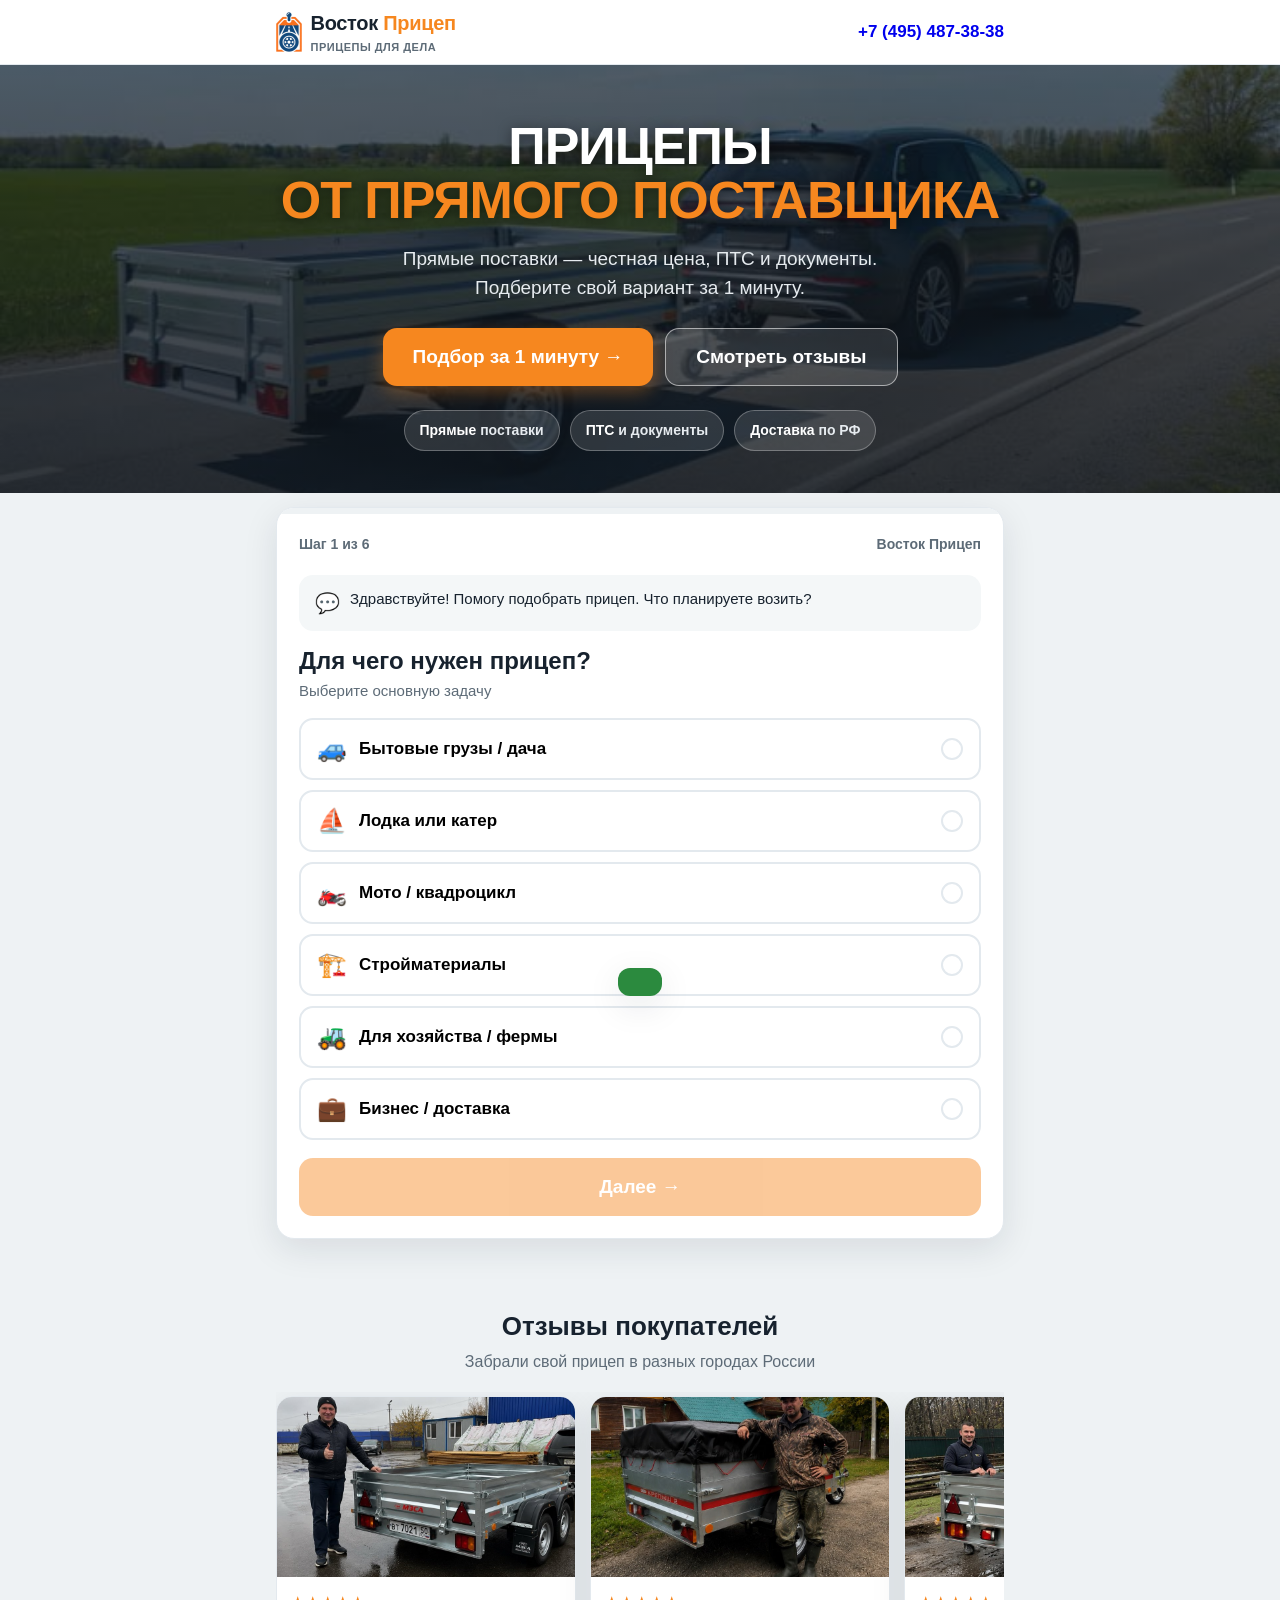
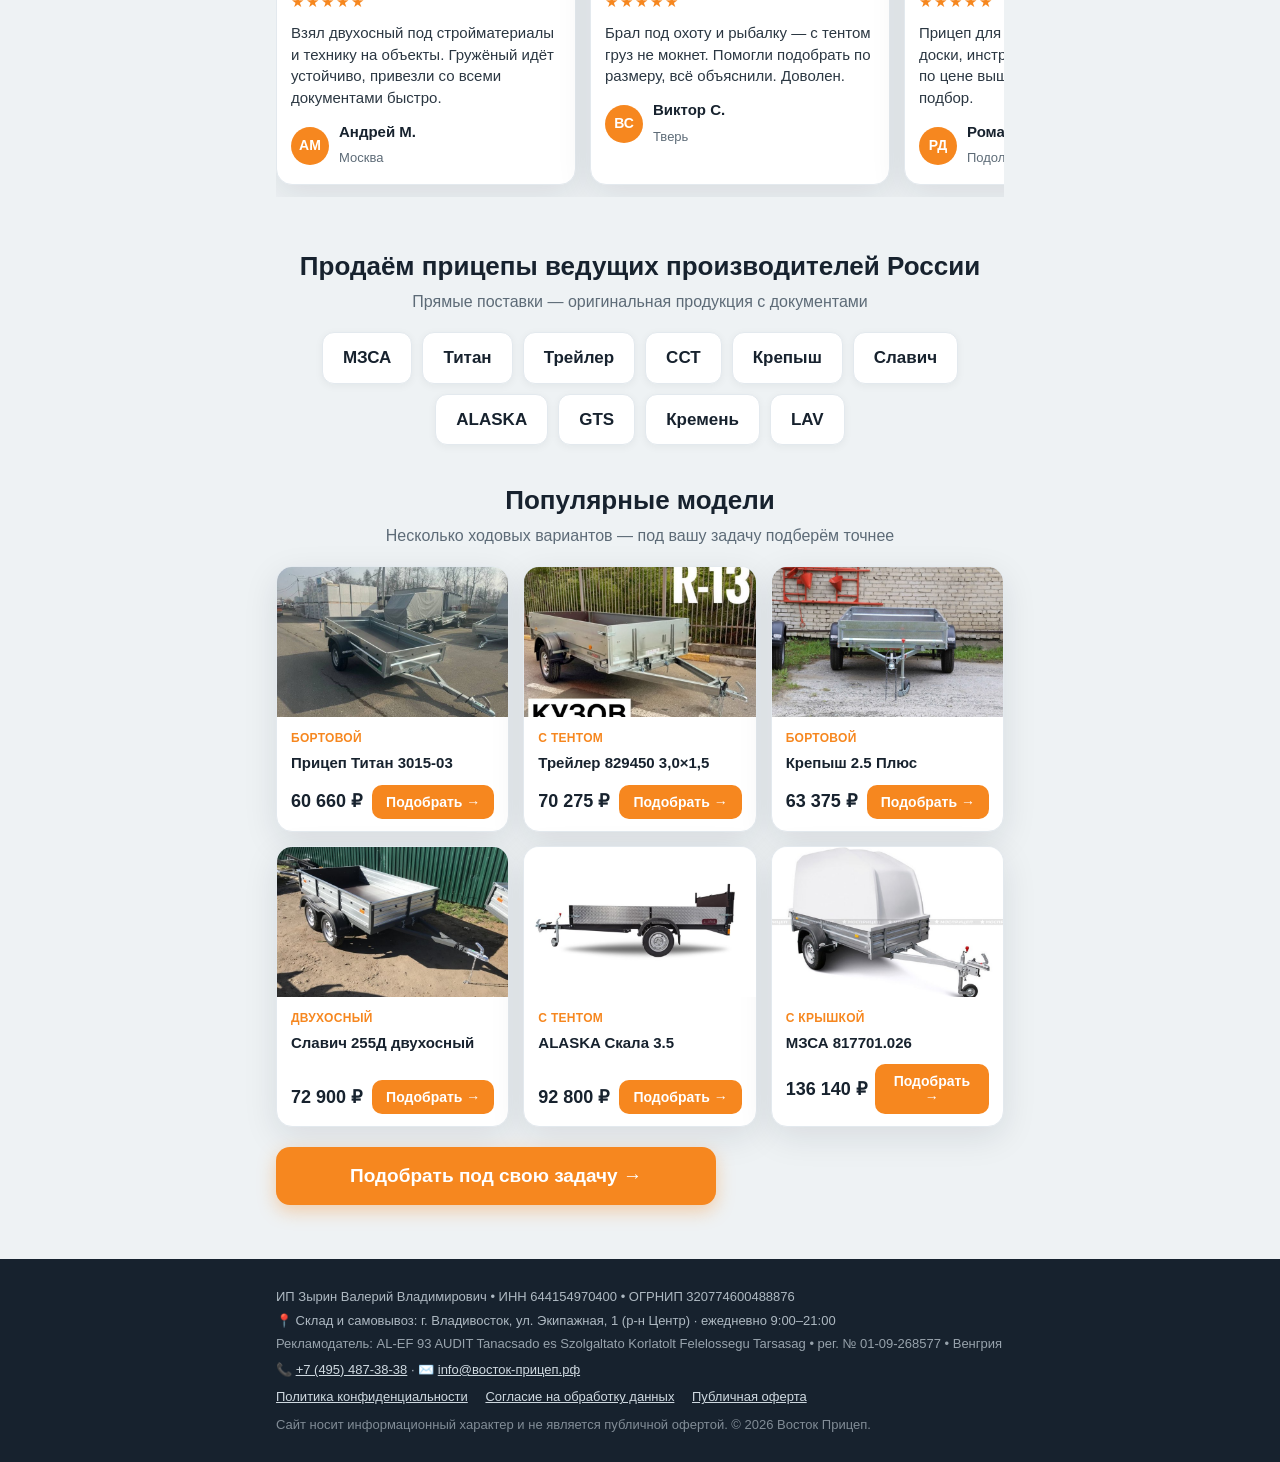
<file: v2.html>
<!DOCTYPE html>
<html lang="ru">
<head>
<meta charset="UTF-8">
<link rel="preconnect" href="https://mc.yandex.ru" crossorigin>
<link rel="preconnect" href="https://top-fwz1.mail.ru">
<link rel="preload" as="image" href="hero.jpg" fetchpriority="high">
<link rel="icon" href="data:image/svg+xml,<svg xmlns='http://www.w3.org/2000/svg' viewBox='0 0 32 32'><rect width='32' height='32' rx='7' fill='%23f6871f'/><text x='16' y='23' font-size='19' text-anchor='middle' fill='white' font-family='Arial,sans-serif' font-weight='bold'>В</text></svg>">
<!-- Top.Mail.Ru counter (VK / myTarget) -->
<script type="text/javascript">
var _tmr = window._tmr || (window._tmr = []);
_tmr.push({id: "3787094", type: "pageView", start: (new Date()).getTime()});
(function (d, w, id) {
  if (d.getElementById(id)) return;
  var ts = d.createElement("script"); ts.type = "text/javascript"; ts.async = true; ts.id = id;
  ts.src = "https://top-fwz1.mail.ru/js/code.js";
  var f = function () {var s = d.getElementsByTagName("script")[0]; s.parentNode.insertBefore(ts, s);};
  if (w.opera == "[object Opera]") { d.addEventListener("DOMContentLoaded", f, false); } else { f(); }
})(document, window, "tmr-code");
</script>
<noscript><div><img src="https://top-fwz1.mail.ru/counter?id=3787094;js=na" style="position:absolute;left:-9999px;" alt="Top.Mail.Ru" /></div></noscript>
<!-- /Top.Mail.Ru counter -->
<!-- Yandex.Metrika counter -->
<script type="text/javascript">
    (function(m,e,t,r,i,k,a){
        m[i]=m[i]||function(){(m[i].a=m[i].a||[]).push(arguments)};
        m[i].l=1*new Date();
        for (var j = 0; j < document.scripts.length; j++) {if (document.scripts[j].src === r) { return; }}
        k=e.createElement(t),a=e.getElementsByTagName(t)[0],k.async=1,k.src=r,a.parentNode.insertBefore(k,a)
    })(window, document,'script','https://mc.yandex.ru/metrika/tag.js?id=111722114', 'ym');

    ym(111722114, 'init', {ssr:true, webvisor:true, clickmap:true, ecommerce:"dataLayer", referrer: document.referrer, url: location.href, accurateTrackBounce:true, trackLinks:true});
</script>
<noscript><div><img src="https://mc.yandex.ru/watch/111722114" style="position:absolute; left:-9999px;" alt="" /></div></noscript>
<!-- /Yandex.Metrika counter -->
<meta name="viewport" content="width=device-width, initial-scale=1, viewport-fit=cover">
<title>Восток Прицеп — подбор прицепа за 1 минуту | прицепы для дела</title>
<meta name="description" content="Пройдите короткий тест за 1 минуту — подберём прицеп под вашу задачу и пришлём цены. Прямые поставки, документы, доставка по РФ.">
<style>
:root{
  --bg:#eef2f4; --card:#fff; --ink:#17222e; --muted:#5d6b77; --line:#e3e9ee;
  --accent:#f6871f; --accent-d:#e2760c; --green:#2b8a3e; --radius:18px; --sale:#b5560a;
  --shadow:0 10px 34px rgba(23,34,46,.10);
}
*{box-sizing:border-box}
html{-webkit-text-size-adjust:100%}
body{margin:0;font-family:-apple-system,BlinkMacSystemFont,"Segoe UI",Roboto,Arial,sans-serif;
  background:var(--bg);color:var(--ink);font-size:18px;line-height:1.5;overflow-x:clip}
img{max-width:100%;display:block}
.wrap{max-width:760px;margin:0 auto;padding:0 16px}
.btn{border:0;cursor:pointer;font-family:inherit;font-weight:800;border-radius:14px;background:var(--accent);color:#fff;
  padding:18px 30px;font-size:19px;transition:.15s;width:100%;box-shadow:0 6px 18px rgba(246,135,31,.35)}
.btn:hover{background:var(--accent-d)}
.btn:active{transform:translateY(1px)}
.btn[disabled]{opacity:.45;cursor:not-allowed;box-shadow:none}
.btn-ghost{background:#fff;color:var(--ink);border:2px solid var(--line);box-shadow:none;font-weight:700}

/* header */
header{background:#fff;border-bottom:1px solid var(--line)}
.hd{display:flex;align-items:center;gap:12px;height:64px}
.logo{display:flex;align-items:center;gap:9px;font-weight:900;font-size:20px;letter-spacing:-.3px}
.logo .mk{width:34px;height:34px;border-radius:9px;background:var(--accent);color:#fff;display:grid;place-items:center;font-size:18px}
.logo .mk-img{height:40px;width:auto;display:block}
.logo b{color:var(--accent)}
.logo small{display:block;font-size:11px;font-weight:600;color:var(--muted);letter-spacing:.5px;text-transform:uppercase;margin-top:1px}
.hd-sp{flex:1}
.hd-phone{font-weight:800;text-decoration:none;white-space:nowrap;font-size:17px}

/* hero (тёмный, с фото) */
.hero{position:relative;padding:54px 0 42px;text-align:center;overflow:hidden}
.hero-bg{position:absolute;inset:0;background:#1a2430 url('hero.jpg') center/cover no-repeat;z-index:0}
.hero-bg::after{content:"";position:absolute;inset:0;background:linear-gradient(180deg,rgba(15,22,30,.66),rgba(15,22,30,.86))}
.hero-inner{position:relative;z-index:1;color:#fff}
.hero-badge{display:inline-block;border:1px solid rgba(255,255,255,.45);border-radius:30px;padding:8px 18px;font-size:13px;font-weight:800;letter-spacing:.5px;color:#fff;margin-bottom:20px;text-transform:uppercase}
.hero-badge.sale{display:inline-flex;align-items:center;justify-content:center;flex-wrap:wrap;gap:8px;
  background:#fff;border:0;border-radius:12px;padding:9px 15px;color:var(--ink);font-size:14px;font-weight:700;
  line-height:1.35;letter-spacing:0;text-transform:none;text-align:center;max-width:100%;
  box-shadow:0 4px 16px rgba(0,0,0,.28);margin-bottom:18px}
.hero-badge.sale b{color:var(--sale);font-weight:900;font-size:17px;white-space:nowrap}
.hero-badge.sale .on{font-weight:700}
.hero-badge.sale i{flex-basis:100%;font-style:normal;color:var(--muted);font-weight:700;font-size:13px}
.sale-terms{opacity:.7;margin-top:8px;font-size:12px;line-height:1.45}
.hero h1{font-size:52px;line-height:1.04;margin:0 0 18px;letter-spacing:-1px;font-weight:900;text-transform:uppercase;text-shadow:0 2px 14px rgba(0,0,0,.45)}
.hero h1 span{color:var(--accent)}
.hero p{font-size:19px;color:#e6ebef;margin:0 auto 26px;max-width:560px}
.hero p b{color:#fff}
.hero-btns{display:flex;gap:12px;justify-content:center;flex-wrap:wrap;max-width:660px;margin:0 auto}
.hero-btns .btn{width:auto;flex:0 1 auto;padding:17px 30px}
.btn-ghost2{background:rgba(255,255,255,.12);color:#fff;border:1.5px solid rgba(255,255,255,.55);box-shadow:none}
.btn-ghost2:hover{background:rgba(255,255,255,.22)}
.trust{display:flex;gap:10px;justify-content:center;flex-wrap:wrap;margin-top:24px}
.trust span{background:rgba(255,255,255,.13);border:1px solid rgba(255,255,255,.28);border-radius:30px;padding:9px 15px;font-size:14px;font-weight:600;color:#e6ebef}
.trust b{color:#fff}

/* quiz */
.quiz-sec{padding:14px 0 50px}
.quiz{background:var(--card);border:1px solid var(--line);border-radius:var(--radius);box-shadow:var(--shadow);overflow:hidden}
.qbar-wrap{height:6px;background:#eef2f4}
.qbar{height:100%;width:0;background:var(--accent);transition:width .3s}
.qhead{padding:20px 22px 0;display:flex;justify-content:space-between;align-items:center;color:var(--muted);font-size:14px;font-weight:600}
.qbody{padding:12px 22px 22px}
.bubble{background:#f4f7f8;border-radius:14px;padding:13px 16px;color:var(--ink);font-size:15px;margin:8px 0 16px;display:flex;gap:10px}
.bubble .em{font-size:20px}
.qbody h2{font-size:24px;margin:6px 0 4px;line-height:1.2}
.qhint{color:var(--muted);font-size:15px;margin:0 0 16px}
.opts{display:grid;gap:10px}
.opts.photos{grid-template-columns:1fr 1fr}
.opt{display:flex;align-items:center;gap:12px;border:2px solid var(--line);border-radius:14px;padding:15px 16px;cursor:pointer;
  font-size:17px;font-weight:600;transition:.12s;background:#fff;position:relative;text-align:left}
.opt:hover{border-color:#cfd9e0;background:#fafcfd}
.opt.sel{border-color:var(--accent);background:#fff7ef}
.opt .em{font-size:24px}
.opt .chk{margin-left:auto;width:22px;height:22px;border-radius:50%;border:2px solid var(--line);flex:none;display:grid;place-items:center;color:#fff;font-size:13px}
.opt.sel .chk{background:var(--accent);border-color:var(--accent)}
/* photo option */
.popt{flex-direction:column;align-items:stretch;padding:0;overflow:hidden;gap:0}
.popt .ph{height:110px;background:#eef3f5 center/cover no-repeat;position:relative}
.popt .pchk{position:absolute;top:8px;right:8px;width:24px;height:24px;border-radius:50%;background:rgba(255,255,255,.9);display:grid;place-items:center;color:var(--accent);font-size:14px;font-weight:800;opacity:0}
.popt.sel .pchk{opacity:1}
.popt .plabel{padding:12px 14px;font-size:16px}
.qfoot{margin-top:18px}
.err{color:#d64545;font-size:14px;margin-top:8px;display:none}
.err.show{display:block}

/* contact */
.field{margin-bottom:14px}
.field label{display:block;font-size:15px;font-weight:700;margin-bottom:6px}
.field input{width:100%;padding:15px;border:2px solid var(--line);border-radius:12px;font-size:16px;font-family:inherit}
.field input:focus{outline:none;border-color:var(--accent)}
.chans{display:flex;gap:8px;flex-wrap:wrap;margin-bottom:14px}
.chan{flex:1;min-width:90px;border:2px solid var(--line);border-radius:12px;padding:12px;text-align:center;cursor:pointer;font-weight:700;font-size:15px}
.chan.sel{border-color:var(--accent);background:#fff7ef}
.consent{display:flex;gap:9px;align-items:flex-start;font-size:13px;color:var(--muted);margin:4px 0 14px}
.consent input{width:18px;height:18px;margin-top:1px;accent-color:var(--green)}
.consent a{color:var(--accent)}

/* thank you */
.done{text-align:center;padding:16px 6px}
.done .big{font-size:56px}
.done h2{font-size:26px;margin:8px 0}
.done p{color:var(--muted);max-width:420px;margin:0 auto 16px}
.summary{background:#f4f7f8;border-radius:14px;padding:14px 16px;text-align:left;max-width:420px;margin:0 auto}
.summary .row{display:flex;justify-content:space-between;gap:12px;padding:7px 0;border-bottom:1px dashed var(--line);font-size:15px}
.summary .row:last-child{border:0}
.summary .k{color:var(--muted)}.summary .v{font-weight:700;text-align:right}

.rev-sec{padding:18px 0 42px}
.rev-title{text-align:center;font-size:26px;margin:0 0 4px}
.rev-sub{text-align:center;color:var(--muted);margin:0 0 18px;font-size:16px}
.rev-row{display:flex;gap:14px;overflow-x:auto;padding:4px 2px 12px;scroll-snap-type:x mandatory;-webkit-overflow-scrolling:touch}
.rev-row::-webkit-scrollbar{height:6px}.rev-row::-webkit-scrollbar-thumb{background:#cfd9e0;border-radius:6px}
.rev{flex:0 0 300px;scroll-snap-align:start;background:#fff;border:1px solid var(--line);border-radius:16px;overflow:hidden;box-shadow:var(--shadow)}
.rev .rimg{height:180px;background:#eef3f5 center/cover no-repeat}
.rev .rbody{padding:14px}
.rev .stars{color:var(--accent);font-size:15px;letter-spacing:2px}
.rev .rtext{font-size:15px;margin:8px 0 12px;color:#2b3742;line-height:1.45}
.rev .rwho{display:flex;align-items:center;gap:10px}
.rev .rav{width:38px;height:38px;border-radius:50%;background:var(--accent);color:#fff;display:grid;place-items:center;font-weight:800;font-size:14px;flex:none}
.rev .rwho b{display:block;font-size:15px}
.rev .rwho span{font-size:13px;color:var(--muted)}
@media(max-width:560px){ .rev{flex-basis:82vw} .rev .rimg{height:200px} }
.partners-sec{padding:8px 0 30px;text-align:center}
.brands{display:flex;flex-wrap:wrap;gap:10px;justify-content:center;margin-top:16px}
.brands span{background:#fff;border:1px solid var(--line);border-radius:12px;padding:12px 20px;font-weight:800;font-size:17px;color:var(--ink);box-shadow:0 2px 8px rgba(23,34,46,.05)}
.pop-sec{padding:6px 0 44px}
.pop-grid{display:grid;grid-template-columns:repeat(3,1fr);gap:14px}
.pcard{background:#fff;border:1px solid var(--line);border-radius:16px;overflow:hidden;box-shadow:var(--shadow);display:flex;flex-direction:column}
.pph{position:relative;height:150px;background:#eef3f5 center/cover no-repeat}
.psale{position:absolute;left:8px;top:8px;background:var(--sale);color:#fff;font-size:12px;font-weight:800;padding:4px 8px;border-radius:8px;letter-spacing:.2px}
.pprices{display:flex;align-items:baseline;gap:7px;flex-wrap:wrap}
.pold{font-size:13px;font-weight:600;color:var(--muted);text-decoration:line-through}
.pprice.now{color:var(--sale)}
.pcb{padding:12px 14px;display:flex;flex-direction:column;gap:6px;flex:1}
.pkind{font-size:12px;color:var(--accent);font-weight:800;text-transform:uppercase;letter-spacing:.3px}
.pnm{font-size:15px;font-weight:700;line-height:1.3;flex:1}
.pbot{display:flex;align-items:center;justify-content:space-between;gap:8px;margin-top:6px}
.pprice{font-size:18px;font-weight:800;white-space:nowrap}
.pbtn{border:0;background:var(--accent);color:#fff;font-weight:700;border-radius:10px;padding:9px 14px;font-size:14px;cursor:pointer;font-family:inherit}
.pbtn:hover{background:var(--accent-d)}
@media(max-width:640px){ .pop-grid{grid-template-columns:1fr 1fr;gap:10px} .pph{height:120px} .pnm{font-size:14px} .pprice{font-size:16px} .pbot{flex-direction:column;align-items:stretch;gap:8px} .pbtn{width:100%;text-align:center;padding:10px 8px}
  .pprices{gap:0;flex-direction:column-reverse;align-items:flex-start} .pold{font-size:12px} .psale{font-size:11px;padding:3px 7px} }
footer{background:#17222e;color:#aeb9c2;padding:28px 0;font-size:13px;margin-top:10px}
footer a{color:#cfd9e0}
footer .docs{margin:8px 0}
footer .docs a{margin-right:14px;text-decoration:underline;cursor:pointer}

.modal{position:fixed;inset:0;z-index:60;background:rgba(20,28,36,.55);display:none;align-items:flex-start;justify-content:center;padding:24px 16px;overflow:auto}
.modal.on{display:flex}
.sheet{background:#fff;border-radius:16px;max-width:640px;width:100%;padding:22px}
.sheet h3{margin:0 0 12px}
.sheet .lt{font-size:14px;color:#3a4753;line-height:1.6}
.sheet .lt h4{margin:14px 0 4px;font-size:15px;color:var(--ink)}
.x{float:right;border:0;background:#f1f5f7;width:36px;height:36px;border-radius:10px;font-size:19px;cursor:pointer;color:var(--muted)}
.toast{position:fixed;left:50%;bottom:24px;transform:translateX(-50%) translateY(120px);background:var(--green);color:#fff;padding:14px 22px;border-radius:12px;font-weight:700;box-shadow:var(--shadow);transition:.3s;z-index:80}
.toast.on{transform:translateX(-50%) translateY(0)}

@media(max-width:560px){
  body{font-size:17px}
  .hero-badge.sale{font-size:13px;padding:8px 13px;gap:6px;margin-bottom:14px}
  .hero-badge.sale b{font-size:16px}
  .hd-phone{display:none}
  .hero{padding:34px 0 26px}
  .hero h1{font-size:33px}
  .hero p{font-size:17px}
  .hero-btns .btn{width:100%}
  .qbody h2{font-size:21px}
  .opts.photos{grid-template-columns:1fr 1fr}
}
@media(max-width:360px){
  .hero-badge.sale{gap:3px;padding:7px 10px;border-radius:10px;font-size:12.5px}
  .hero-badge.sale b{font-size:15px}
}
.lead-fail{margin:0 0 12px;padding:11px 14px;border-radius:12px;background:#fdecea;border:1px solid #f5c2bd;color:#8a1c12;font-size:15px;line-height:1.45;text-align:left}.lead-fail a{color:inherit;font-weight:800}
</style>
</head>
<body>

<header>
  <div class="wrap hd">
    <div class="logo"><img class="mk-img" src="logo.png" alt="Восток Прицеп" onerror="this.outerHTML='<span class=\'mk\'>🚚</span>'"><div>Восток <b>Прицеп</b><small>Прицепы для дела</small></div></div>
    <div class="hd-sp"></div>
    <a class="hd-phone" href="tel:+74954873838">+7 (495) 487-38-38</a>
  </div>
</header>

<section class="hero">
  <div class="hero-bg"></div>
  <div class="wrap hero-inner">
    <!-- АКЦИЯ. Срок — в SALE_UNTIL внизу файла; после этой даты все data-sale скрываются сами. -->
    <div class="hero-badge sale" data-sale><b>Скидка до 25%</b><span class="on">на прицепы в наличии</span><i>до <span data-sale-date>31 октября</span></i></div>
    <h1>ПРИЦЕПЫ<br><span>ОТ ПРЯМОГО ПОСТАВЩИКА</span></h1>
    <p>Прямые поставки — честная цена, ПТС и документы. Подберите свой вариант за 1 минуту.</p>
    <div class="hero-btns">
      <button class="btn" data-start>Подбор за 1 минуту →</button>
      <button class="btn btn-ghost2" data-rev>Смотреть отзывы</button>
    </div>
    <div class="trust">
      <span><b>Прямые</b> поставки</span>
      <span><b>ПТС</b> и документы</span>
      <span><b>Доставка</b> по РФ</span>
    </div>
  </div>
</section>

<section class="quiz-sec" id="quiz">
  <div class="wrap">
    <div class="quiz">
      <div class="qbar-wrap"><div class="qbar" id="qbar"></div></div>
      <div class="qhead"><span id="qcount">Шаг 1</span><span id="qname">Восток Прицеп</span></div>
      <div class="qbody" id="qbody"></div>
    </div>
  </div>
</section>

<section class="rev-sec">
  <div class="wrap">
    <h2 class="rev-title">Отзывы покупателей</h2>
    <p class="rev-sub">Забрали свой прицеп в разных городах России</p>
    <div class="rev-row" id="revRow"></div>
  </div>
</section>

<section class="partners-sec">
  <div class="wrap">
    <h2 class="rev-title">Продаём прицепы ведущих производителей России</h2>
    <p class="rev-sub">Прямые поставки — оригинальная продукция с документами</p>
    <div class="brands">
      <span>МЗСА</span><span>Титан</span><span>Трейлер</span><span>ССТ</span><span>Крепыш</span><span>Славич</span><span>ALASKA</span><span>GTS</span><span>Кремень</span><span>LAV</span>
    </div>
  </div>
</section>

<section class="pop-sec">
  <div class="wrap">
    <h2 class="rev-title">Популярные модели</h2>
    <p class="rev-sub">Несколько ходовых вариантов — под вашу задачу подберём точнее</p>
    <div class="pop-grid" id="popGrid"></div>
    <button class="btn" data-start style="max-width:440px;margin:20px auto 0">Подобрать под свою задачу →</button>
  </div>
</section>

<footer>
  <div class="wrap">
    <div>ИП Зырин Валерий Владимирович • ИНН 644154970400 • ОГРНИП 320774600488876</div>
    <div style="margin-top:4px">📍 Склад и самовывоз: г. Владивосток, ул. Экипажная, 1 (р-н Центр) · ежедневно 9:00–21:00</div>
    <div style="margin-top:4px;opacity:.85">Рекламодатель: AL-EF 93 AUDIT Tanacsado es Szolgaltato Korlatolt Felelossegu Tarsasag • рег. № 01-09-268577 • Венгрия</div>
    <div style="margin-top:6px">📞 <a href="tel:+74954873838">+7 (495) 487-38-38</a> · ✉️ <a href="mailto:info@xn----ctbklixakchgm2d.xn--p1ai">info@восток-прицеп.рф</a></div>
    <div class="docs">
      <a data-doc="privacy">Политика конфиденциальности</a>
      <a data-doc="consent">Согласие на обработку данных</a>
      <a data-doc="offer">Публичная оферта</a>
    </div>
    <div class="sale-terms" data-sale>Скидка до 25% действует по <span data-sale-date="full">31 октября 2026 г.</span> на отдельные модели прицепов в наличии на складе — они отмечены на сайте плашкой со скидкой. Полный перечень моделей и размер скидки — у менеджера по телефону +7 (495) 487-38-38. Не суммируется с другими скидками. Организатор — ИП Зырин В.В., ИНН 644154970400.</div>
    <div style="opacity:.7;margin-top:6px">Сайт носит информационный характер и не является публичной офертой. © 2026 Восток Прицеп.</div>
  </div>
</footer>

<div class="modal" id="modal"><div class="sheet"><button class="x" data-closem>✕</button><div id="modalBody"></div></div></div>
<div class="toast" id="toast"></div>

<script>
/* Рекламные метки (utm_*, gclid, yclid) при первом заходе — чтобы в CRM было видно, какая кампания
   привела лид. First-touch в localStorage, подмешиваются в каждую заявку. Тот же код, что в index.html. */
(function(){
  try{
    var p=new URLSearchParams(location.search), got={};
    ['utm_source','utm_medium','utm_campaign','utm_content','utm_term','gclid','yclid'].forEach(function(k){
      var v=p.get(k); if(v) got[k]=String(v).slice(0,200);
    });
    if(Object.keys(got).length && !localStorage.getItem('vp_utm')) localStorage.setItem('vp_utm', JSON.stringify(got));
  }catch(e){}
})();
function leadUTMs(){ try{ return JSON.parse(localStorage.getItem('vp_utm')||'{}') || {}; }catch(e){ return {}; } }
const QUIZ = [
  {key:"use", type:"single", bubble:"Здравствуйте! Помогу подобрать прицеп. Что планируете возить?", title:"Для чего нужен прицеп?", hint:"Выберите основную задачу",
    options:[{em:"🚙",label:"Бытовые грузы / дача"},{em:"⛵",label:"Лодка или катер"},{em:"🏍️",label:"Мото / квадроцикл"},{em:"🏗️",label:"Стройматериалы"},{em:"🚜",label:"Для хозяйства / фермы"},{em:"💼",label:"Бизнес / доставка"}]},
  {key:"capacity", type:"single", bubble:"Прикинем грузоподъёмность — она влияет на тип и цену.", title:"Какая грузоподъёмность нужна?", hint:"Не уверены — выберите «Не знаю», поможем",
    options:[{em:"🪶",label:"До 500 кг"},{em:"⚖️",label:"500–750 кг"},{em:"📦",label:"750–1000 кг"},{em:"🏋️",label:"Более 1000 кг"},{em:"🤔",label:"Не знаю"}]},
  {key:"type", type:"single", photos:true, bubble:"Тент защитит от дождя и пыли, платформа ускорит выгрузку.", title:"Какой тип прицепа предпочтительнее?", hint:"Для наглядности — с фото",
    options:[{label:"Открытый",photo:"images/3.jpg"},{label:"С тентом",photo:"images/15.jpg"},{label:"С жёстким кузовом",photo:"images/12.jpg"},{label:"С крышкой",photo:"images/13.jpg"},{label:"Самосвальный",photo:"images/5.jpg"},{label:"Двухосный",photo:"images/16.jpg"}]},
  {key:"budget", type:"single", bubble:"Какой бюджет рассматриваете?", title:"На какой бюджет ориентируетесь?", hint:"Подберём оптимальную цену/качество",
    options:[{em:"💵",label:"До 90 000 ₽"},{em:"💰",label:"90 000 – 130 000 ₽"},{em:"🤑",label:"130 000 – 200 000 ₽"},{em:"💎",label:"Более 200 000 ₽"}]},
  {key:"timing", type:"single", bubble:"Почти готово! Когда планируете покупку?", title:"Когда планируете покупку?", hint:"",
    options:[{em:"🔥",label:"Срочно, готов купить"},{em:"📅",label:"В течение недели"},{em:"🗓️",label:"В течение месяца"},{em:"👀",label:"Пока смотрю"}]},
  {key:"contact", type:"contact", bubble:"Готово! Куда прислать модели и цены?", title:"Куда отправить подбор?", hint:"Эксперт пришлёт 3–5 моделей с ценами в течение 15 минут"},
];
const $=s=>document.querySelector(s);
const esc=s=>(s||'').replace(/[&<>"]/g,m=>({'&':'&amp;','<':'&lt;','>':'&gt;','"':'&quot;'}[m]));
const st={step:0, ans:{}, channel:'Телефон'};

function render(){
  const q=QUIZ[st.step];
  $('#qcount').textContent='Шаг '+(st.step+1)+' из '+QUIZ.length;
  $('#qbar').style.width=(st.step/(QUIZ.length-1)*100)+'%';
  let html='<div class="bubble"><span class="em">💬</span><span>'+esc(q.bubble)+'</span></div>';
  html+='<h2>'+esc(q.title)+'</h2>';
  if(q.hint) html+='<p class="qhint">'+esc(q.hint)+'</p>';
  if(q.type==='single'){
    html+='<div class="opts'+(q.photos?' photos':'')+'">';
    q.options.forEach((o,i)=>{
      const sel=st.ans[q.key]===o.label?' sel':'';
      if(q.photos){
        html+='<div class="opt popt'+sel+'" data-opt="'+i+'"><div class="ph" style="background-image:url(\''+o.photo+'\')"><span class="pchk">✓</span></div><div class="plabel">'+esc(o.label)+'</div></div>';
      }else{
        html+='<button class="opt'+sel+'" data-opt="'+i+'"><span class="em">'+(o.em||'')+'</span>'+esc(o.label)+'<span class="chk">✓</span></button>';
      }
    });
    html+='</div>';
    html+='<div class="qfoot"><button class="btn" id="next" '+(st.ans[q.key]?'':'disabled')+'>Далее →</button></div>';
  } else {
    html+='<div class="chans">'+['Телефон','Telegram','WhatsApp','МАКС'].map(c=>'<div class="chan'+(st.channel===c?' sel':'')+'" data-chan="'+c+'">'+c+'</div>').join('')+'</div>';
    html+='<div class="field"><label>Ваше имя</label><input id="cName" placeholder="Как к вам обращаться"></div>';
    html+='<div class="field"><label>'+(st.channel==='Telegram'?'Телефон или @username':'Телефон')+'</label><input id="cContact" placeholder="'+(st.channel==='Telegram'?'+7… или @username':'+7 (___) ___-__-__')+'" inputmode="'+(st.channel==='Telegram'?'text':'tel')+'"></div>';
    html+='<input id="cHp" name="xq_field_7" tabindex="-1" autocomplete="off" data-lpignore="true" data-1p-ignore aria-hidden="true" style="position:absolute;left:-9999px;width:1px;height:1px;opacity:0" placeholder="Оставьте пустым">'; // honeypot: люди не видят, боты заполняют. Имя поля НЕ должно быть company/email/phone и т.п. — их заполняет автозаполнение браузера
    html+='<div class="err" id="cErr">Заполните имя и контакт</div>';
    html+='<label class="consent"><input type="checkbox" id="cAgree" checked><span>Согласен на обработку персональных данных и принимаю <a data-doc="privacy">политику конфиденциальности</a>.</span></label>';
    html+='<button class="btn" id="send">Получить подбор →</button>';
  }
  $('#qbody').innerHTML=html;
}

$('#qbody').addEventListener('click',e=>{
  const opt=e.target.closest('[data-opt]');
  if(opt){const q=QUIZ[st.step];st.ans[q.key]=q.options[+opt.dataset.opt].label;render();
    const nb=$('#next');if(nb){const r=nb.getBoundingClientRect();if(r.bottom>innerHeight-8)nb.scrollIntoView({behavior:'smooth',block:'center'});}return;}
  const chan=e.target.closest('[data-chan]');
  if(chan){ // перерисовка шага не должна стирать то, что человек уже ввёл
    const keep={n:($('#cName')||{}).value||'', c:($('#cContact')||{}).value||'', a:!!($('#cAgree')||{}).checked};
    st.channel=chan.dataset.chan; render();
    if($('#cName'))$('#cName').value=keep.n; if($('#cContact'))$('#cContact').value=keep.c; if($('#cAgree'))$('#cAgree').checked=keep.a;
    return;}
  if(e.target.id==='next'){st.step++;render();scrollQuiz();return;}
  if(e.target.id==='send'){submit();return;}
});
// на мобиле: при фокусе на поле прокручиваем его над клавиатурой (иначе поле уходит под неё)
// Только если поле реально не видно: раньше прокрутка шла всегда — на телефоне браузер уже сам поднял поле
// над клавиатурой, и выходил двойной рывок вверх-вниз; на компьютере страница дёргалась при каждом клике.
$('#qbody').addEventListener('focusin',function(e){
  const t=e.target; if(t.tagName!=='INPUT' || t.type==='checkbox') return;
  setTimeout(function(){ try{
    const vv=window.visualViewport, top=vv?vv.offsetTop:0, h=vv?vv.height:innerHeight, r=t.getBoundingClientRect();
    if(r.top<top+8 || r.bottom>top+h-8) t.scrollIntoView({behavior:'smooth',block:'center'});
  }catch(_){} }, 350);
});
function scrollQuiz(){const y=$('#quiz').getBoundingClientRect().top+scrollY-72;scrollTo({top:y,behavior:'smooth'});}

let _submitting=false;
function submit(){
  if(_submitting)return;                        // защита от двойного тапа
  const name=($('#cName').value||'').trim(), contact=($('#cContact').value||'').trim();
  if(!name||contact.length<4){$('#cErr').classList.add('show');return;}
  if(!$('#cAgree').checked){$('#cErr').textContent='Подтвердите согласие на обработку данных';$('#cErr').classList.add('show');return;}
  _submitting=true;
  const payload={source:'quiz-v2', use:st.ans.use, capacity:st.ans.capacity, type:st.ans.type, budget:st.ans.budget, timing:st.ans.timing, name, channel:st.channel, contact, hp:(($('#cHp')||{}).value||'')};
  sendLead(payload, $('#send')).then(function(ok){ _submitting=false; if(ok) showDone(); });
  function showDone(){
  const labels={use:'Назначение',capacity:'Грузоподъёмность',type:'Тип',budget:'Бюджет',timing:'Сроки'};
  const rows=Object.keys(labels).filter(k=>payload[k]).map(k=>'<div class="row"><span class="k">'+labels[k]+'</span><span class="v">'+esc(payload[k])+'</span></div>').join('');
  $('#qbody').innerHTML='<div class="done"><div class="big">🎉</div><h2>Спасибо, '+esc(name)+'!</h2><p>Эксперт формирует подбор под вашу задачу и пришлёт модели с ценами в '+esc(st.channel)+' в течение 15 минут.</p><div class="summary"><div class="row"><span class="k">Связь</span><span class="v">'+esc(st.channel)+' · '+esc(contact)+'</span></div>'+rows+'</div></div>';
  $('#qbar').style.width='100%';$('#qcount').textContent='Готово!';
  }
}

/* Отправка заявки. «Спасибо» показываем ТОЛЬКО после ответа сервера, что заявка дошла (Telegram или CRM).
   Раньше sendBeacon уходил «вслепую»: при сбое человек видел «Спасибо», а заявки не было нигде.
   rid — метка заявки: повтор при плохой связи сервер узнаёт и не создаёт дубль. Возвращает Promise<boolean>. */
function sendLead(data, btn){
  try{ data=Object.assign({}, leadUTMs(), data); }catch(e){} // метки не перетирают поля формы
  var rid=(btn&&btn.dataset.rid)||(Date.now().toString(36)+Math.random().toString(36).slice(2,10));
  if(btn) btn.dataset.rid=rid; data.rid=rid;
  var body=JSON.stringify(data), label=btn?btn.innerHTML:'';
  if(btn){ btn.disabled=true; btn.textContent='Отправляю…'; }
  function attempt(n){
    var ctl=window.AbortController?new AbortController():null, tm=ctl?setTimeout(function(){ ctl.abort(); },25000):0; // не висим вечно на «Отправляю…»
    return fetch('/api/lead',{method:'POST',keepalive:true,headers:{'Content-Type':'application/json'},body:body,signal:ctl?ctl.signal:undefined})
      .then(function(r){ clearTimeout(tm); return r.json().catch(function(){ return {}; }).then(function(j){
        if(r.ok) return !(j && j.ok===false);   // 2xx сервер отдаёт только когда заявка дошла; лишний текст в ответе — не повод пугать
        return (r.status>=500 && n>0) ? later(n) : false; }); })
      .catch(function(){ clearTimeout(tm); return n>0 ? later(n) : false; }); // нет сети/таймаут — повторяем с той же меткой
  }
  function later(n){ return new Promise(function(res){ setTimeout(function(){ res(attempt(n-1)); },1500); }); }
  return attempt(2).then(function(ok){
    if(btn){ btn.disabled=false; btn.innerHTML=label; if(ok) delete btn.dataset.rid; }
    try{ leadFailNote(btn, !ok); }catch(e){}
    if(ok){
      try{(window._tmr=window._tmr||[]).push({type:'reachGoal',id:3787094,goal:'Lead3'});}catch(e){}
      try{if(window.ym)ym(111722114,'reachGoal','lead');}catch(e){}
      showToast('✓ Заявка отправлена!');
    }
    return ok;
  }).catch(function(){ if(btn){ btn.disabled=false; btn.innerHTML=label; } return false; }); // промис не падает никогда — форма не зависнет
}
// Не дошло — говорим прямо, форма остаётся заполненной, можно нажать ещё раз или позвонить.
function leadFailNote(btn, show){
  if(!btn) return;
  if(!btn.isConnected){ if(show) showToast('Заявка не отправилась — нажмите «отправить» ещё раз или позвоните +7 (495) 487-38-38'); return; } // шаг уже перерисован
  var host=btn.closest('.qfoot,.quiz-foot')||btn, box=host.previousElementSibling;
  if(!(box&&box.classList.contains('lead-fail'))) box=null;
  if(!show){ if(box) box.remove(); return; }
  if(!box){ box=document.createElement('div'); box.className='lead-fail'; box.setAttribute('role','alert'); host.parentNode.insertBefore(box,host); }
  box.innerHTML='Заявка не отправилась — проверьте интернет и нажмите ещё раз. Или позвоните: <a href="tel:+74954873838">+7&nbsp;(495)&nbsp;487-38-38</a>';
}
let tt;function showToast(t){const e=$('#toast');e.textContent=t;e.classList.add('on');clearTimeout(tt);tt=setTimeout(()=>e.classList.remove('on'),3000);}

/* docs */
const DOCS={
 privacy:'<h3>Политика конфиденциальности</h3><div class="lt"><p>Оператор — ИП Зырин Валерий Владимирович (ИНН 644154970400). Обработка персональных данных ведётся по ФЗ-152.</p><h4>Данные</h4><p>Имя, телефон/контакт, выбранный способ связи и ответы в форме подбора; обезличенные данные о посещении (cookie, IP, аналитика, в т.ч. пиксель VK/Top.Mail.Ru 3787094 для статистики и ретаргетинга).</p><h4>Цели</h4><p>Связь по заявке, подбор и расчёт стоимости, улучшение сайта.</p><h4>Хранение</h4><p>На серверах в РФ, в течение срока обработки. Меры защиты применяются. Отозвать согласие можно по контактам оператора.</p><h4>Контакты</h4><p>info@восток-прицеп.рф</p></div>',
 consent:'<h3>Согласие на обработку персональных данных</h3><div class="lt"><p>Отправляя форму, я даю согласие ИП Зырин Валерий Владимирович (ИНН 644154970400) на обработку моих персональных данных (имя, телефон/контакт, способ связи и ответы) с целью обработки обращения и связи со мной, в соответствии с ФЗ-152. Согласие действует до достижения целей или отзыва.</p></div>',
 offer:'<h3>Публичная оферта</h3><div class="lt"><p>Сайт носит информационный характер. Материалы и цены не являются публичной офертой (ст. 437 ГК РФ) и могут меняться. Оператор (ИП Зырин В.В.) помогает подобрать модель; точная стоимость, наличие и условия согласуются после обращения.</p><p>Контакты: info@восток-прицеп.рф</p></div>',
};
document.addEventListener('click',e=>{
  const s=e.target.closest('[data-start]'); if(s){scrollQuiz();return;}
  const rv=e.target.closest('[data-rev]'); if(rv){const el=document.querySelector('.rev-sec'); if(el){scrollTo({top:el.getBoundingClientRect().top+scrollY-16,behavior:'smooth'});} return;}
  const d=e.target.closest('[data-doc]'); if(d){$('#modalBody').innerHTML=DOCS[d.dataset.doc]||'';$('#modal').classList.add('on');return;}
  if(e.target.closest('[data-closem]')||e.target.id==='modal'){$('#modal').classList.remove('on');}
});

const REVIEWS=[
 {img:'reviews/1.jpg',ini:'АМ',name:'Андрей М.',city:'Москва',text:'Взял двухосный под стройматериалы и технику на объекты. Гружёный идёт устойчиво, привезли со всеми документами быстро.'},
 {img:'reviews/2.jpg',ini:'ВС',name:'Виктор С.',city:'Тверь',text:'Брал под охоту и рыбалку — с тентом груз не мокнет. Помогли подобрать по размеру, всё объяснили. Доволен.'},
 {img:'reviews/3.jpg',ini:'РД',name:'Роман Д.',city:'Подольск',text:'Прицеп для дачи — вожу дрова, доски, инструмент. Собрался просто, по цене вышло выгодно. Спасибо за подбор.'},
 {img:'reviews/4.jpg',ini:'НВ',name:'Никита В.',city:'Санкт-Петербург',text:'Оформил зимой, забрал в тот же день. Подобрали под бюджет, ничего лишнего не навязывали. Качеством доволен.'},
 {img:'reviews/5.jpg',ini:'СК',name:'Сергей К.',city:'Санкт-Петербург',text:'Двухосный берём для выездов на природу и лодки. На ходу стабильный, доставили точно в срок.'},
 {img:'reviews/6.jpg',ini:'ДЛ',name:'Дмитрий Л.',city:'Липецк',text:'Искал недорогой надёжный прицеп. Прошёл подбор, прислали варианты с ценами — выбрал за вечер. Всё честно.'},
];
const POPULAR=[
 {img:'images/17.jpg',kind:'Бортовой',name:'Прицеп Титан 3015-03',price:60660,sale:true},
 {img:'images/18.jpg',kind:'С тентом',name:'Трейлер 829450 3,0×1,5',price:70275},
 {img:'images/29.jpg',kind:'Бортовой',name:'Крепыш 2.5 Плюс',price:63375},
 {img:'images/21.jpg',kind:'Двухосный',name:'Славич 255Д двухосный',price:72900,sale:true},
 {img:'images/23.jpg',kind:'С тентом',name:'ALASKA Скала 3.5',price:92800},
 {img:'images/24.jpg',kind:'С крышкой',name:'МЗСА 817701.026',price:136140,sale:true},
];
// sale:true — модель участвует в акции: price это цена СО скидкой, обычная цена считается от неё.
const SALE_OFF=0.25;
const money=n=>n.toLocaleString('ru-RU')+' ₽';
function renderPopular(){
  const on=SALE_ON();
  $('#popGrid').innerHTML=POPULAR.map(p=>{
    const sale=on && p.sale, old=sale?Math.round(p.price/(1-SALE_OFF)):0;
    return '<div class="pcard"><div class="pph" style="background-image:url(\''+p.img+'\')">'+(sale?'<span class="psale">−'+(SALE_OFF*100)+'%</span>':'')+'</div>'+
      '<div class="pcb"><div class="pkind">'+esc(p.kind)+'</div><div class="pnm">'+esc(p.name)+'</div>'+
      '<div class="pbot"><span class="pprices">'+(sale?'<s class="pold">'+money(old)+'</s>':'')+'<span class="pprice'+(sale?' now':'')+'">'+money(p.price)+'</span></span>'+
      '<button class="pbtn" data-start>Подобрать →</button></div></div></div>';
  }).join('');
}
function renderReviews(){
  $('#revRow').innerHTML=REVIEWS.map(r=>'<div class="rev"><div class="rimg" style="background-image:url(\''+r.img+'\')"></div><div class="rbody"><div class="stars">★★★★★</div><p class="rtext">'+esc(r.text)+'</p><div class="rwho"><div class="rav">'+r.ini+'</div><div><b>'+esc(r.name)+'</b><span>'+esc(r.city)+'</span></div></div></div></div>').join('');
}
// Акция: одна дата на весь лендинг. Прошла — все элементы data-sale убираются,
// чтобы на сайте не висело просроченное «до 30 сентября».
// ПРОДЛИТЬ АКЦИЮ = поменять одну дату ниже: текст на странице подставится сам.
const SALE_UNTIL='2026-10-31';
function SALE_ON(){ return new Date() <= new Date(SALE_UNTIL+'T23:59:59+03:00'); }
const SALE_MON=['января','февраля','марта','апреля','мая','июня','июля','августа','сентября','октября','ноября','декабря'];
if(SALE_ON()){
  const d=new Date(SALE_UNTIL+'T12:00:00+03:00'), t=d.getDate()+' '+SALE_MON[d.getMonth()];
  document.querySelectorAll('[data-sale-date]').forEach(e=>{ e.textContent = e.dataset.saleDate==='full' ? t+' '+d.getFullYear()+' г.' : t; });
} else {
  document.querySelectorAll('[data-sale]').forEach(e=>e.remove());
}

renderReviews();
renderPopular();
render();
</script>
</body>
</html>
</file>
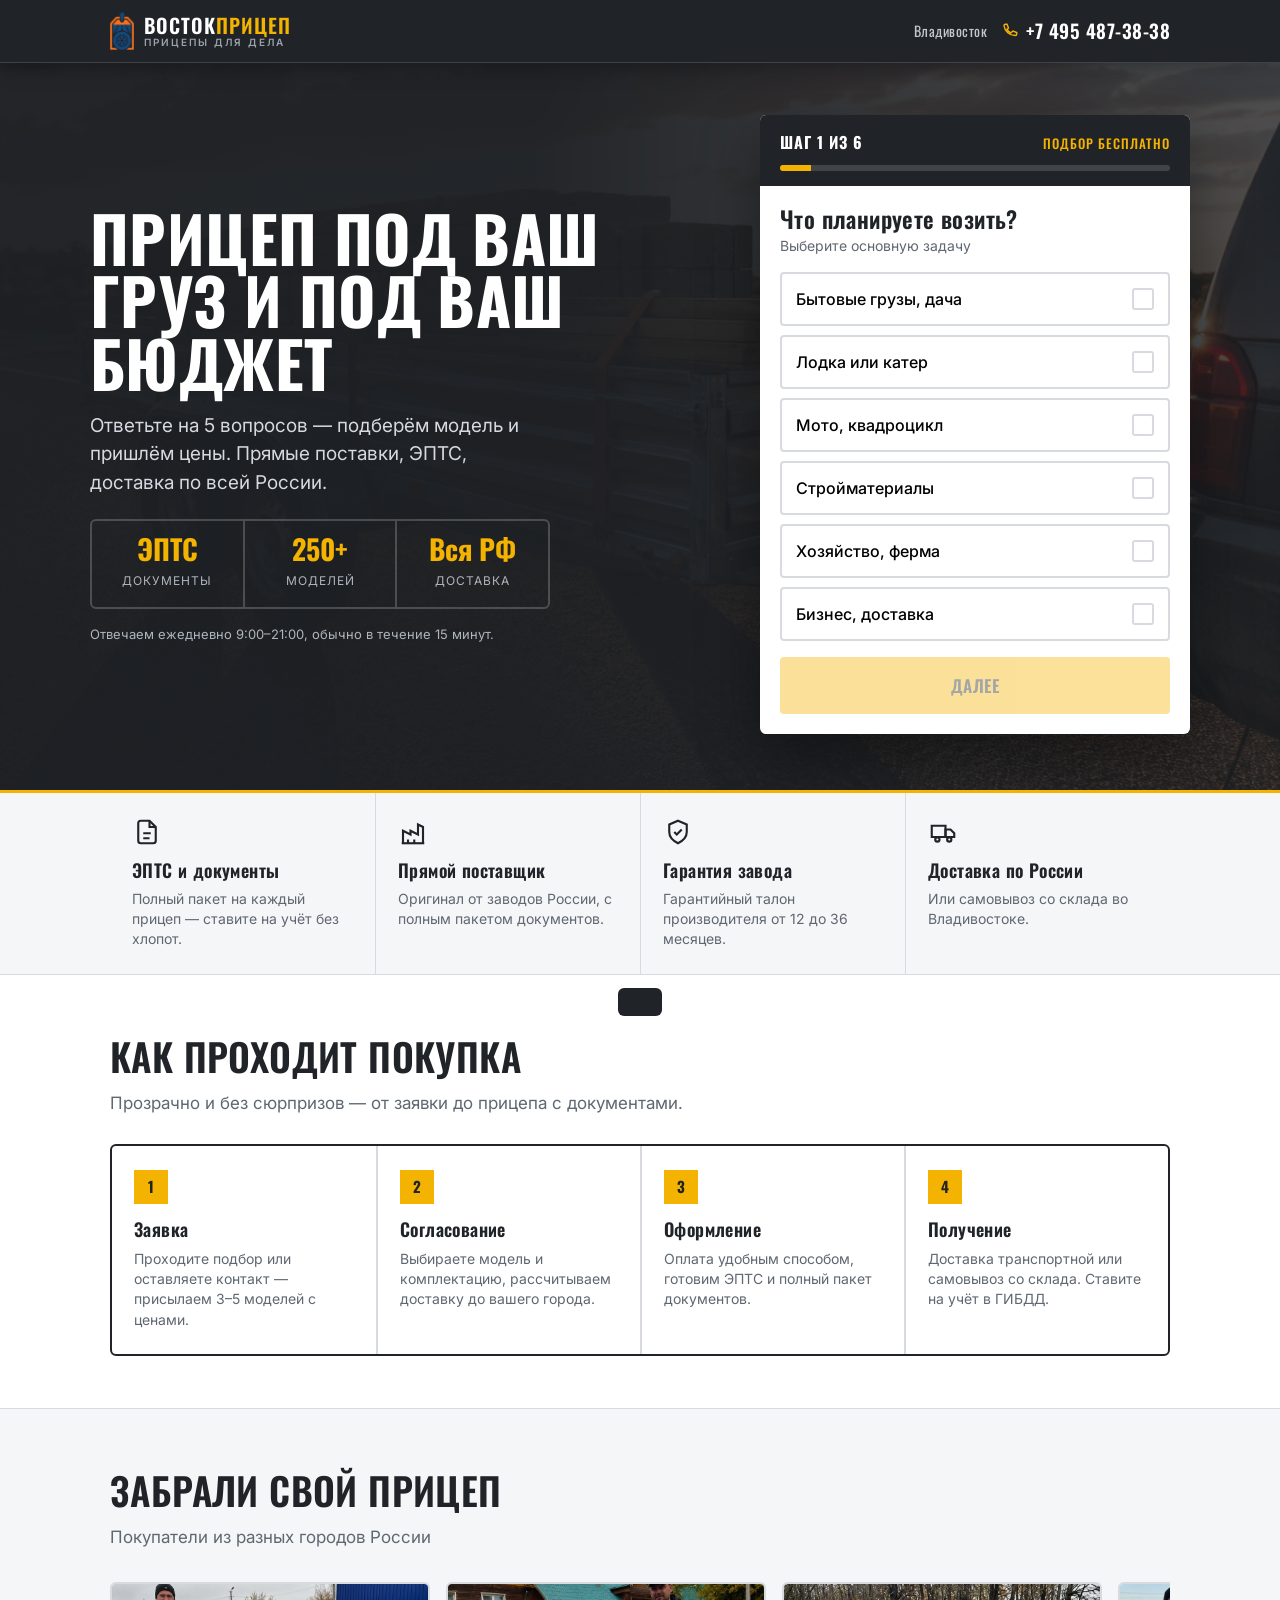
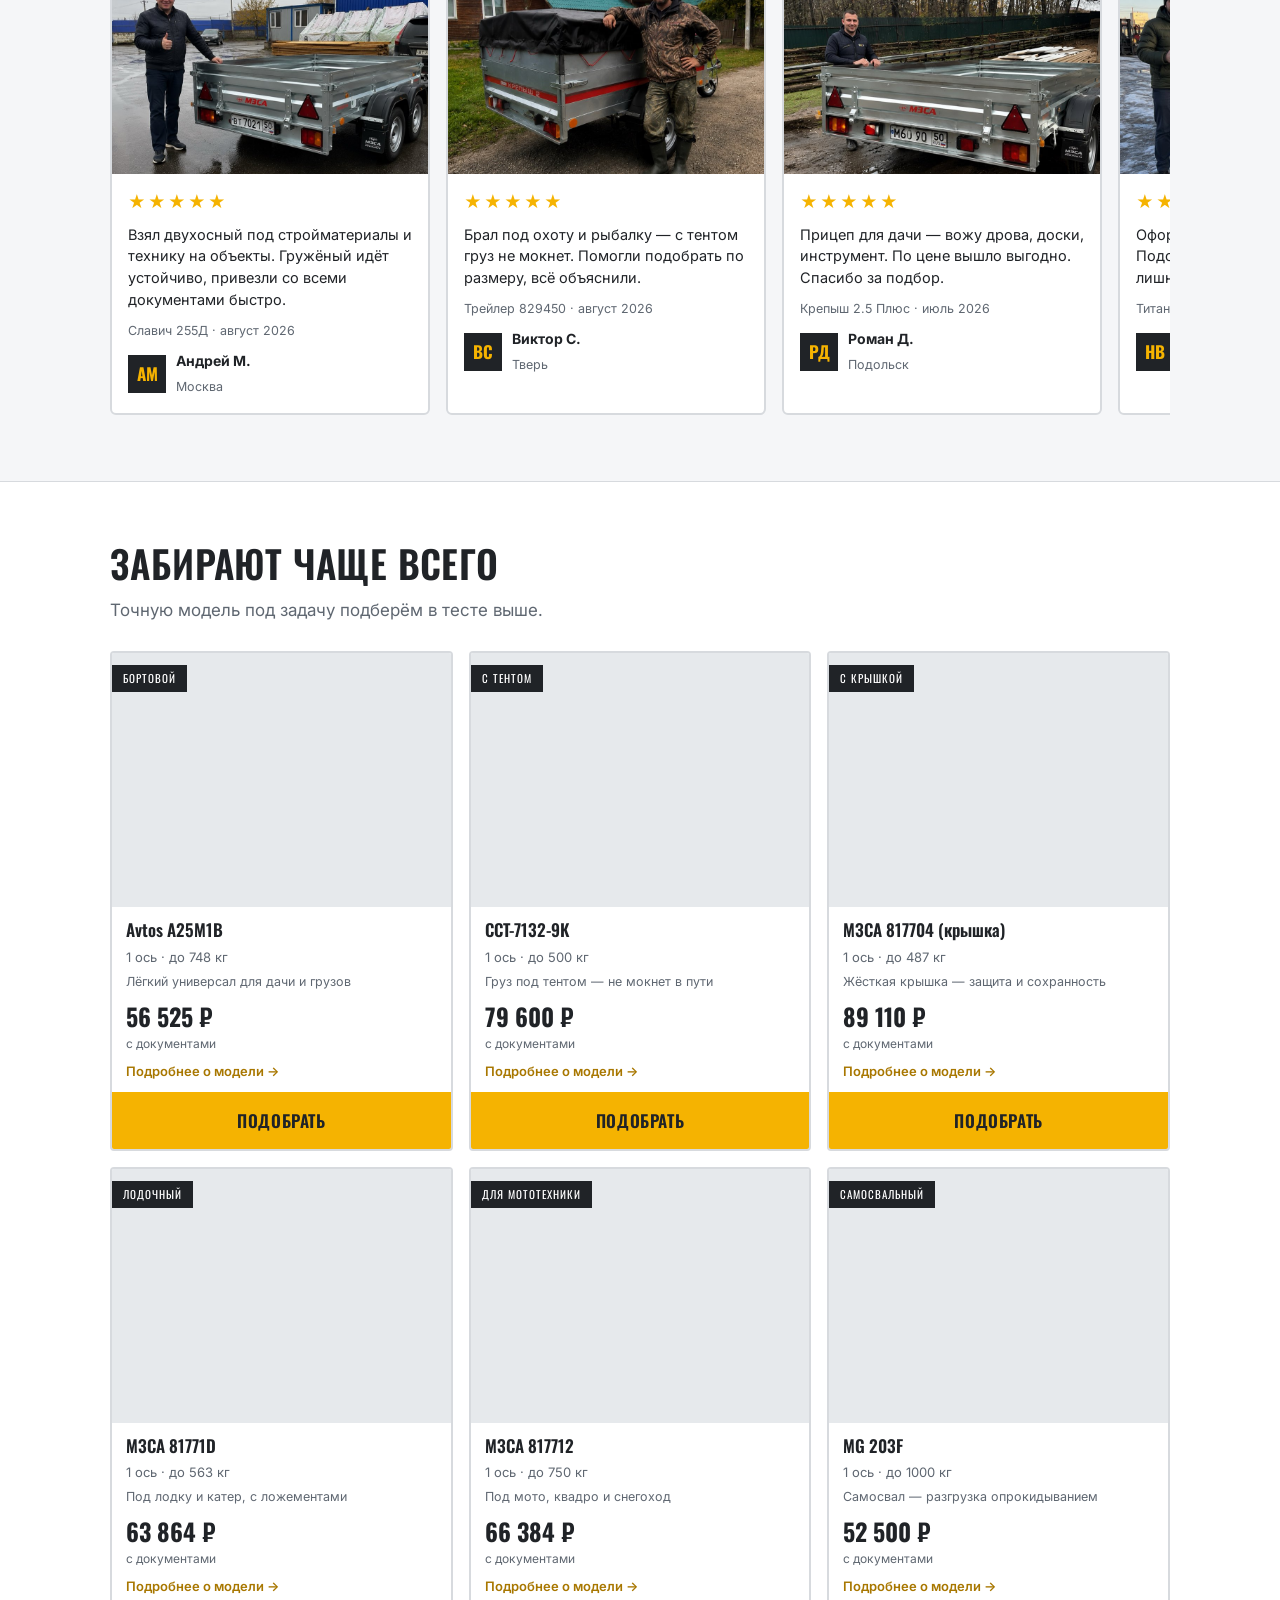
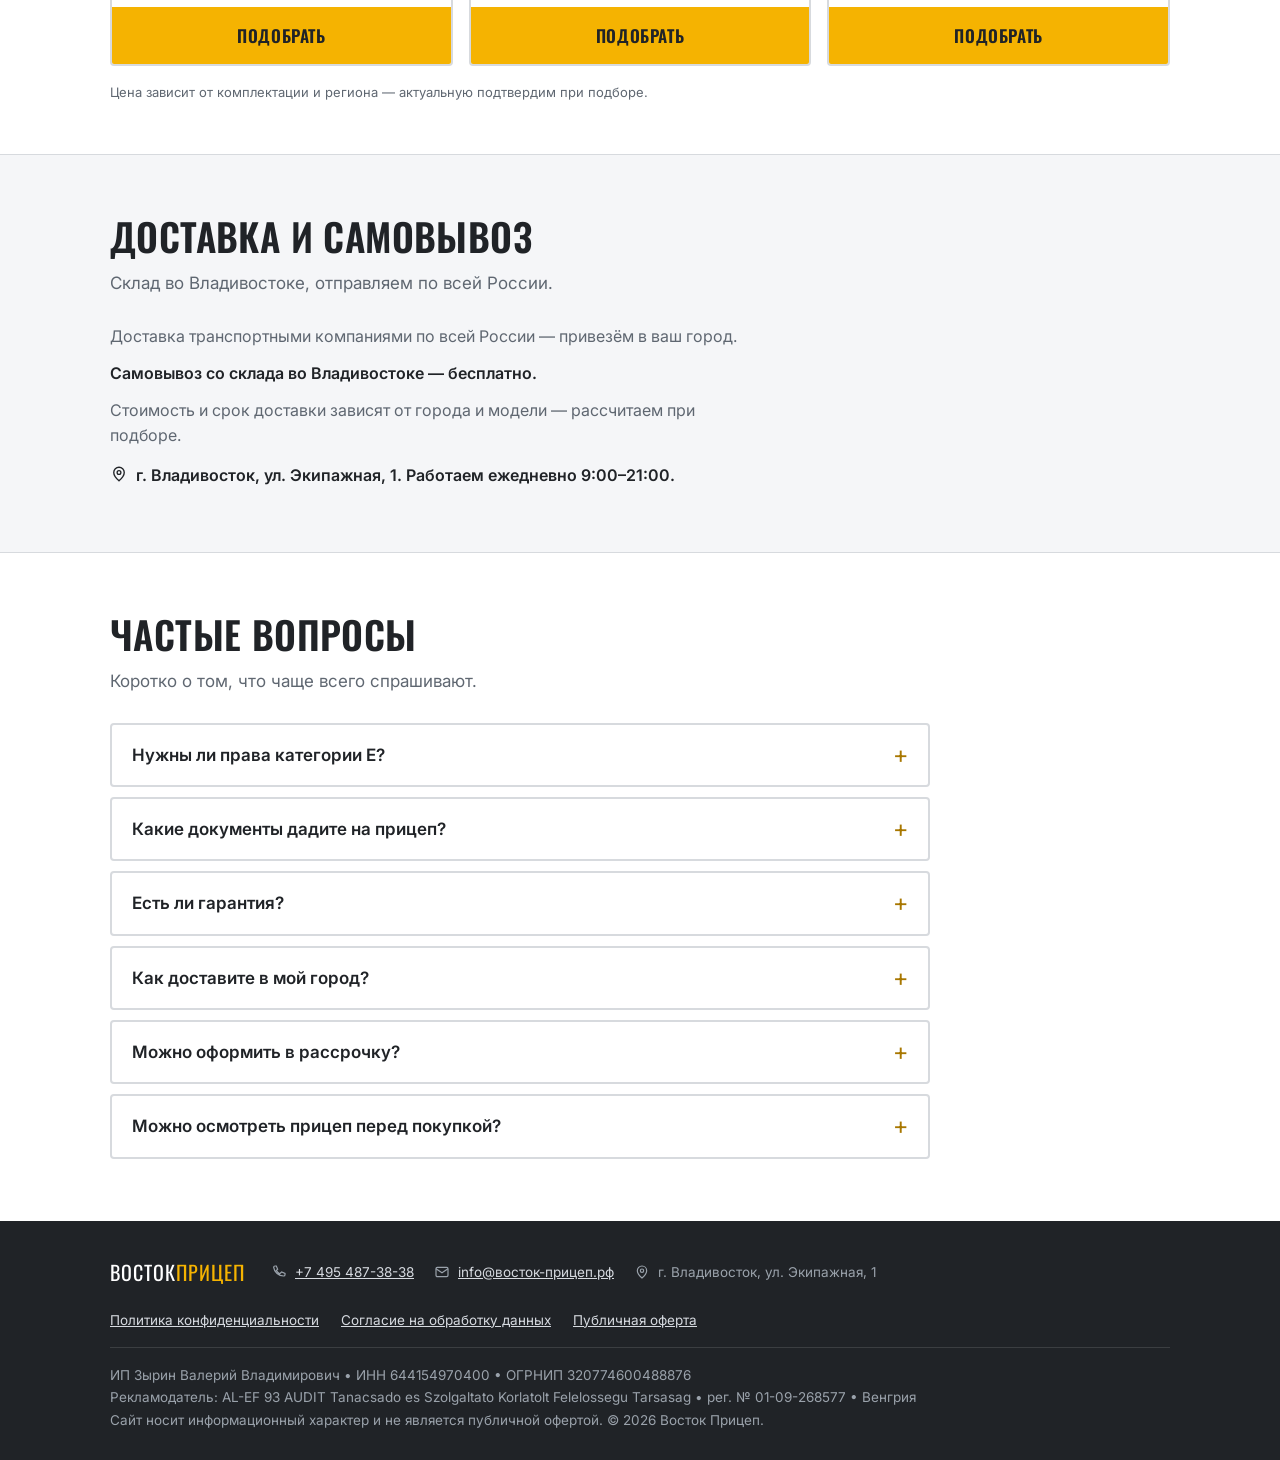
<file: v3.html>
<!DOCTYPE html>
<html lang="ru">
<head>
<meta charset="UTF-8">
<meta name="viewport" content="width=device-width, initial-scale=1, viewport-fit=cover">
<title>Восток Прицеп — подберём прицеп под вашу задачу за 1 минуту</title>
<meta name="description" content="Пройдите короткий тест — подберём прицеп под груз и бюджет, пришлём цены. Прямые поставки, ЭПТС, доставка по России, гарантия завода. Отвечаем 9:00–21:00, в течение 15 минут.">
<link rel="preconnect" href="https://fonts.googleapis.com"><link rel="preconnect" href="https://fonts.gstatic.com" crossorigin>
<!-- hero — приоритетная картинка первого экрана, находится парсером сразу -->
<link rel="preload" as="image" href="images/hero-tonna.jpg" media="(min-width:901px)" fetchpriority="high">
<link rel="preload" as="image" href="images/hero-tonna-m.jpg" media="(max-width:900px)" fetchpriority="high">
<!-- шрифты грузим не блокируя рендер: как print, по onload → all (с noscript-фолбэком) -->
<link rel="stylesheet" media="print" onload="this.media='all'" href="https://fonts.googleapis.com/css2?family=Oswald:wght@500;600;700&family=Inter:wght@400;500;600;700&display=swap">
<noscript><link rel="stylesheet" href="https://fonts.googleapis.com/css2?family=Oswald:wght@500;600;700&family=Inter:wght@400;500;600;700&display=swap"></noscript>

<!-- ═══ HERO-ФОТО (концепт «ТОННА»). ChatGPT / DALL·E промпт: ═══
  "Photorealistic galvanized steel utility cargo trailer loaded with construction materials,
   parked on an open asphalt road at golden hour, low 3/4 angle, dramatic side light, no people,
   no text, no logos, no watermark, gritty realistic automotive photography, horizontal 16:9".
   Готовое фото → images/hero-tonna.jpg (десктоп) + images/hero-tonna-m.jpg (мобайл, ~820px). -->

<style>
:root{
  --asphalt:#202327; --paper:#fff; --fog:#eceef1; --fog2:#f5f6f8;
  --signal:#f5b301; --signal-d:#a87700; --ink:#202327; --muted:#5f6771; --line:#d7dade;
  --r-hard:0px; --r:4px; --r-card:6px;
}
*{box-sizing:border-box}
html{-webkit-text-size-adjust:100%;scroll-behavior:smooth}
body{margin:0;font-family:Inter,-apple-system,BlinkMacSystemFont,"Segoe UI",Roboto,sans-serif;
  background:var(--paper);color:var(--ink);font-size:17px;line-height:1.55;overflow-x:clip}
img{max-width:100%;display:block}
h1,h2,h3,.disp{font-family:Oswald,Inter,sans-serif;font-weight:600;letter-spacing:.4px}
.wrap{max-width:1100px;margin:0 auto;padding:0 20px}
button,a,.opt,.chan{-webkit-tap-highlight-color:transparent;touch-action:manipulation}
:focus-visible{outline:2px solid var(--signal-d);outline-offset:2px}
.num-t{font-variant-numeric:tabular-nums}
.btn{border:0;cursor:pointer;font-family:Oswald,sans-serif;font-weight:600;letter-spacing:.6px;text-transform:uppercase;
  border-radius:var(--r);background:var(--signal);color:var(--asphalt);padding:16px 26px;font-size:17px;transition:.13s;min-height:52px}
.btn:hover{background:#e0a200}
.btn:active{transform:translateY(1px)}
.btn[disabled]{opacity:.4;cursor:not-allowed}
svg.ic{display:block}

/* header */
header{background:var(--asphalt);color:#fff;position:sticky;top:0;z-index:40;border-bottom:1px solid rgba(255,255,255,.14);box-shadow:0 6px 18px rgba(0,0,0,.28)}
.hd{display:flex;align-items:center;gap:14px;height:62px}
.brand{display:flex;align-items:center;gap:10px;text-decoration:none;color:#fff}
.brand img{height:38px}
.brand .nm{font-family:Oswald,sans-serif;font-weight:600;font-size:20px;text-transform:uppercase;letter-spacing:1px;line-height:1}
.brand .nm span{color:var(--signal)}
.brand .sl{display:block;font-size:10px;color:#9aa2ab;letter-spacing:2px;text-transform:uppercase;margin-top:2px;font-family:Inter}
.hd-sp{flex:1}
.hd-city{color:#c2c8cf;font-size:14px;font-family:Oswald;letter-spacing:.5px}
.hd-phone{color:#fff;text-decoration:none;font-family:Oswald,sans-serif;font-size:19px;font-weight:600;letter-spacing:.5px;display:flex;align-items:center;gap:7px}
.hd-phone svg{width:18px;height:18px;stroke:var(--signal)}

/* hero */
.hero{position:relative;background:var(--asphalt);color:#fff;overflow:hidden}
.hero-bg{position:absolute;inset:0;background-color:#15171a;background-image:url('images/hero-tonna.jpg');background-size:cover;background-position:center;background-repeat:no-repeat;opacity:.34}
.hero-bg::after{content:"";position:absolute;inset:0;background:linear-gradient(90deg,rgba(24,26,30,.92) 0 42%,rgba(24,26,30,.35))}
.hero-inner{position:relative;z-index:1;display:grid;grid-template-columns:1fr 430px;gap:40px;align-items:center;padding:52px 0 56px}
.hero h1{font-size:64px;line-height:.98;margin:0 0 18px;font-weight:700;text-transform:uppercase}
.hero .sub{font-size:19px;color:#d6dae0;max-width:460px;margin:0 0 22px;line-height:1.5}
.tonnage{display:flex;gap:0;margin-bottom:16px;border:2px solid rgba(255,255,255,.2);border-radius:var(--r-card);overflow:hidden;max-width:460px}
.tonnage .t{flex:1;padding:14px 12px;text-align:center}
.tonnage .t+.t{border-left:2px solid rgba(255,255,255,.2)}
.tonnage .t b{font-family:Oswald,sans-serif;font-size:28px;font-weight:700;color:var(--signal);display:block;line-height:1;margin-bottom:3px}
.tonnage .t span{font-size:12px;color:#aeb5bd;text-transform:uppercase;letter-spacing:1px}
.hero-hours{font-size:13px;color:#aeb5bd;margin:0;max-width:460px;line-height:1.45}

/* quiz card */
.quiz{background:var(--paper);color:var(--ink);border-radius:var(--r-card);overflow:hidden;box-shadow:0 24px 60px rgba(0,0,0,.4)}
.qtop{background:var(--asphalt);padding:15px 20px}
.qtop .l{display:flex;justify-content:space-between;align-items:baseline;font-family:Oswald,sans-serif;text-transform:uppercase;letter-spacing:1px}
.qtop .l b{font-size:16px;color:#fff}
.qtop .l span{font-size:13px;color:var(--signal);font-weight:500}
.qbar-wrap{height:6px;background:rgba(255,255,255,.15);border-radius:4px;margin-top:10px;overflow:hidden}
.qbar{height:100%;width:0;background:var(--signal);transition:width .35s}
.qbody{padding:20px}
.qbody h2{font-size:23px;margin:0 0 3px;text-transform:none;line-height:1.15}
.qbody .hint{color:var(--muted);font-size:14px;margin:0 0 15px}
.opts{display:grid;gap:9px}
.opts.photos{grid-template-columns:1fr 1fr}
.opt{display:flex;align-items:center;gap:11px;border:2px solid var(--line);border-radius:var(--r);padding:14px;cursor:pointer;
  font-size:16px;font-weight:500;transition:.11s;background:#fff;text-align:left;font-family:Inter;width:100%;min-height:52px}
.opt:hover{border-color:var(--asphalt)}
.opt.sel{border-color:var(--signal);background:#fffaef}
.opt .chk{margin-left:auto;width:22px;height:22px;border:2px solid var(--line);border-radius:3px;flex:none;display:grid;place-items:center;color:#fff;font-size:12px}
.opt.sel .chk{background:var(--signal);border-color:var(--signal);color:var(--asphalt)}
.popt{flex-direction:column;align-items:stretch;padding:0;gap:0;overflow:hidden}
.popt .ph{aspect-ratio:4/3;background:#e6e9ec center/cover no-repeat;position:relative}
.popt .pchk{position:absolute;top:6px;right:6px;width:24px;height:24px;border-radius:3px;background:var(--signal);color:var(--asphalt);display:grid;place-items:center;font-size:14px;font-weight:700;opacity:0}
.popt.sel .pchk{opacity:1}
.popt .pl{padding:10px 12px;font-size:15px}
.qfoot{margin-top:16px;display:flex;gap:9px}
.qfoot .back{width:52px;min-height:52px;border:2px solid var(--line);background:#fff;border-radius:var(--r);font-size:20px;cursor:pointer;color:var(--muted);font-family:Oswald}
.qfoot .btn{flex:1}
.field{margin-bottom:12px}
.field label{display:block;font-size:13px;font-weight:600;margin-bottom:5px}
.field input{width:100%;padding:14px;border:2px solid var(--line);border-radius:var(--r);font-size:16px;font-family:Inter;scroll-margin-top:78px}
.field input:focus{outline:none;border-color:var(--signal)}
.field input.bad{border-color:#cc3b3b}
.chans{display:grid;grid-template-columns:1fr 1fr;gap:8px;margin-bottom:12px}
.chan{min-height:48px;border:2px solid var(--line);border-radius:var(--r);padding:12px 8px;text-align:center;cursor:pointer;font-weight:600;font-size:15px;display:flex;align-items:center;justify-content:center}
.chan.sel{border-color:var(--signal);background:#fffaef}
.consent{display:flex;gap:10px;align-items:flex-start;font-size:13px;color:var(--muted);margin:2px 0 12px;padding:6px 0;cursor:pointer}
.consent input{width:20px;height:20px;margin-top:0;accent-color:var(--asphalt);flex:none}
.consent a{color:var(--signal-d)}
.consent-note{font-size:12px;color:var(--muted);text-align:center;margin-top:12px;line-height:1.5}
.consent-note a{color:var(--signal-d)}
.err{color:#cc3b3b;font-size:13px;margin:-4px 0 9px;display:none}
.err.show{display:block}
.done{text-align:center;padding:12px 4px}
.done .big{width:64px;height:64px;margin:0 auto 6px;border-radius:50%;background:var(--asphalt);display:grid;place-items:center}
.done .big svg{width:34px;height:34px;stroke:var(--signal)}
.done h2{font-size:24px;margin:6px 0}
.done p{color:var(--muted);font-size:15px;margin:0 auto 12px}
.summary{border:2px solid var(--line);border-radius:var(--r-card);padding:12px 14px;text-align:left}
.summary .row{display:flex;justify-content:space-between;gap:10px;padding:6px 0;border-bottom:1px solid var(--fog);font-size:14px}
.summary .row:last-child{border:0}.summary .k{color:var(--muted)}.summary .v{font-weight:600}

/* guarantees band */
.gband{background:var(--fog2);border-top:3px solid var(--signal);border-bottom:1px solid var(--line)}
.gband .row{display:grid;grid-template-columns:repeat(4,1fr);gap:0}
.gband .g{padding:24px 22px}
.gband .g+.g{border-left:1px solid var(--line)}
.gband .g .ic{width:30px;height:30px;stroke:var(--asphalt);margin-bottom:10px}
.gband .g h3{font-size:18px;margin:0 0 4px;text-transform:none}
.gband .g p{margin:0;color:var(--muted);font-size:14px;line-height:1.45}

/* section */
.sec{padding:52px 0}
.sec h2.big{font-size:38px;margin:0 0 4px;text-transform:uppercase}
.sec .lead{color:var(--muted);margin:0 0 28px;font-size:17px;max-width:60ch}

/* how it works — real sequence, numbered is appropriate */
.steps{display:grid;grid-template-columns:repeat(4,1fr);gap:0;border:2px solid var(--asphalt);border-radius:var(--r-card);overflow:hidden}
.steps .s{padding:24px 22px}
.steps .s+.s{border-left:2px solid var(--line)}
.steps .s .n{font-family:Oswald;font-weight:700;font-size:15px;color:var(--asphalt);background:var(--signal);width:34px;height:34px;display:grid;place-items:center;border-radius:var(--r-hard);margin-bottom:12px}
.steps .s h3{font-size:18px;margin:0 0 5px;text-transform:none}
.steps .s p{margin:0;color:var(--muted);font-size:14px;line-height:1.45}

/* models */
.models{display:grid;grid-template-columns:repeat(3,1fr);gap:16px}
.m{border:2px solid var(--line);border-radius:var(--r);overflow:hidden;background:#fff;display:flex;flex-direction:column;transition:.13s}
.m:hover{border-color:var(--asphalt)}
.m .mi{aspect-ratio:4/3;background:#e6e9ec center/cover no-repeat;position:relative}
.m .badge{position:absolute;left:0;top:12px;background:var(--asphalt);color:#fff;font-family:Oswald;text-transform:uppercase;letter-spacing:1px;font-size:11px;padding:5px 11px;border-radius:var(--r-hard)}
.m .mb{padding:13px 14px;display:flex;flex-direction:column;gap:7px;flex:1}
.m .mn{font-family:Oswald,sans-serif;font-size:17px;font-weight:600;line-height:1.15}
.m .ms{font-size:13px;color:var(--muted)}
.m .mp{font-family:Oswald,sans-serif;font-size:24px;font-weight:700;margin-top:auto;font-variant-numeric:tabular-nums}
.m .mp small{font-family:Inter;font-size:12px;color:var(--muted);font-weight:400;display:block;text-transform:none;letter-spacing:0}
.m .md{font-size:12.5px;color:var(--muted);line-height:1.35}
.m .more{font-size:13px;color:var(--signal-d);text-decoration:none;font-weight:600;margin-top:2px;display:inline-block;background:none;border:0;padding:0;cursor:pointer;font-family:inherit;text-align:left}
.m .more:hover{text-decoration:underline}
.m .btn{border-radius:var(--r-hard);width:100%}

/* delivery */
.deliv{display:block;max-width:640px}
.deliv .txt p{color:var(--muted);font-size:16px;margin:0 0 12px}
.deliv .txt .free{color:var(--asphalt);font-weight:600}
.deliv .map{border:2px solid var(--line);border-radius:var(--r-card);overflow:hidden;height:300px}
.deliv .map iframe{width:100%;height:100%;border:0;display:block}

/* faq */
.faq{max-width:820px}
.qa{border:2px solid var(--line);border-radius:var(--r);overflow:hidden;margin-bottom:10px}
.qa summary{list-style:none;cursor:pointer;padding:17px 20px;font-weight:600;font-size:17px;display:flex;justify-content:space-between;gap:14px;align-items:center}
.qa summary::-webkit-details-marker{display:none}
.qa summary .pl{color:var(--signal-d);font-size:24px;font-weight:400;transition:.2s;flex:none;line-height:1}
.qa[open] summary .pl{transform:rotate(45deg)}
.qa .ans{padding:0 20px 18px;color:var(--muted);font-size:15.5px;line-height:1.55}

/* reviews */
.rev-row{display:flex;gap:16px;overflow-x:auto;padding:4px 2px 14px;scroll-snap-type:x mandatory}
.rev-row::-webkit-scrollbar{height:6px}.rev-row::-webkit-scrollbar-thumb{background:#c7ccd2;border-radius:6px}
.rev{flex:0 0 320px;scroll-snap-align:start;border:2px solid var(--line);border-radius:var(--r-card);overflow:hidden;background:#fff}
.rev .ri{height:190px;background:#e6e9ec center/cover no-repeat}
.rev .rb{padding:15px 16px}
.rev .st{color:var(--signal);letter-spacing:2px}
.rev .rt{font-size:14.5px;margin:8px 0 10px;line-height:1.5}
.rev .rmodel{font-size:12.5px;color:var(--muted);margin-bottom:10px}
.rev .rw{display:flex;align-items:center;gap:10px}
.rev .rav{width:38px;height:38px;border-radius:var(--r-hard);background:var(--asphalt);color:var(--signal);display:grid;place-items:center;font-family:Oswald;font-weight:700}
.rev .rw b{display:block;font-size:14px}.rev .rw span{font-size:12.5px;color:var(--muted)}

footer{background:var(--asphalt);color:#9aa2ab;padding:36px 0 28px;font-size:13.5px}
footer a{color:#d6dae0}
footer .ft{display:flex;flex-wrap:wrap;gap:26px;align-items:center;margin-bottom:14px}
footer .ft .nm{font-family:Oswald;font-size:20px;color:#fff;text-transform:uppercase;letter-spacing:1px}
footer .ft .nm span{color:var(--signal)}
footer .fcontacts{display:flex;flex-wrap:wrap;gap:8px 20px}
footer .fcontacts a,footer .fcontacts span{display:inline-flex;align-items:center;gap:8px}
footer .fcontacts svg{width:16px;height:16px;stroke:#9aa2ab;flex:none}
footer .docs{margin-top:6px}
footer .docs a{text-decoration:underline;cursor:pointer;display:inline-block;padding:8px 0;margin-right:18px}
footer .legal{border-top:1px solid rgba(255,255,255,.12);padding-top:16px;margin-top:8px;line-height:1.7;color:#9aa2ab}

.modal{position:fixed;inset:0;z-index:80;background:rgba(15,17,20,.7);display:none;align-items:flex-start;justify-content:center;padding:28px 16px;overflow:auto}
.modal.on{display:flex}
.sheet{background:#fff;border-radius:var(--r-card);max-width:640px;width:100%;padding:24px;position:relative}
.x{position:absolute;right:14px;top:14px;border:0;background:var(--fog);width:44px;height:44px;border-radius:var(--r);font-size:18px;cursor:pointer}
.lt{font-size:14px;color:#3a4048;line-height:1.65}.lt h4{margin:14px 0 4px;font-size:15px;color:var(--ink)}
.mdl-img{width:100%;aspect-ratio:4/3;background:#e6e9ec center/cover no-repeat;border-radius:var(--r-card);position:relative;margin-bottom:14px}
.mdl-badge{position:absolute;left:0;top:12px;background:var(--asphalt);color:#fff;font-family:Oswald,sans-serif;text-transform:uppercase;letter-spacing:1px;font-size:11px;padding:5px 11px}
.mdl h3{margin:0 0 4px;font-size:22px;text-transform:none}
.mdl-spec{color:var(--muted);font-size:14px;margin-bottom:4px}
.mdl-price{font-family:Oswald,sans-serif;font-size:26px;font-weight:700;margin:4px 0 12px;font-variant-numeric:tabular-nums}
.mdl-price small{font-family:Inter;font-size:12px;color:var(--muted);font-weight:400}
.mdl-about{color:var(--muted);font-size:14.5px;line-height:1.55;margin:0 0 16px}
.mdl .btn{width:100%;border-radius:var(--r-hard)}
.mdl-cat{display:inline-block;margin-top:14px;font-size:13px;color:var(--muted);text-decoration:underline}
.toast{position:fixed;left:50%;bottom:24px;transform:translateX(-50%) translateY(140px);background:var(--asphalt);color:var(--signal);padding:14px 22px;border-radius:var(--r-card);font-family:Oswald;font-weight:600;letter-spacing:1px;text-transform:uppercase;transition:.35s;z-index:90}
.toast.on{transform:translateX(-50%) translateY(0)}

/* липкий мобильный CTA */
.mcta{position:fixed;left:0;right:0;bottom:0;z-index:70;display:none;gap:10px;padding:10px 14px calc(10px + env(safe-area-inset-bottom));background:rgba(32,35,39,.97);backdrop-filter:blur(6px);border-top:2px solid var(--signal)}
.mcta .btn{flex:1;margin:0;min-height:50px}
.mcta .call{flex:0 0 54px;min-width:54px;min-height:50px;background:transparent;border:2px solid rgba(255,255,255,.3);border-radius:var(--r);display:grid;place-items:center;padding:0;cursor:pointer}
.mcta .call svg{width:22px;height:22px;stroke:var(--signal)}
/* при вводе в форму (открыта клавиатура) прячем липкий CTA, чтобы не перекрывал поле */
body.kbd .mcta{display:none}

@media(max-width:900px){
  .hero h1{font-size:48px}
  .quiz{max-width:620px;width:100%;margin:0 auto}
  .hero-inner{grid-template-columns:1fr;gap:28px;padding:48px 0 40px;text-align:center}
  .hero .sub,.tonnage,.hero-hours{margin-left:auto;margin-right:auto}
  .hero-bg{background-image:url('images/hero-tonna-m.jpg')}
  .hero-bg::after{background:linear-gradient(180deg,rgba(24,26,30,.86),rgba(24,26,30,.94))}
  .gband .row{grid-template-columns:1fr 1fr}
  .gband .g:nth-child(3){border-left:0}.gband .g:nth-child(n+3){border-top:1px solid var(--line)}
  .steps{grid-template-columns:1fr 1fr}
  .steps .s:nth-child(3){border-left:0}.steps .s:nth-child(n+3){border-top:2px solid var(--line)}
  .models{grid-template-columns:1fr 1fr}
  .deliv{grid-template-columns:1fr}
}
@media(max-width:560px){
  .hd-city{display:none}
  .wrap{padding:0 20px}
  .hero h1{font-size:clamp(30px,8vw,44px);letter-spacing:0;margin:0 0 16px}
  .hero-inner{padding:0}
  .hero-inner>div:first-child{padding:36px 0 30px}
  .hero .sub{font-size:16.5px;line-height:1.55;max-width:340px;margin:0 auto 22px}
  .tonnage{margin:0 auto 16px;max-width:340px}
  .tonnage .t{padding:13px 8px}
  .tonnage .t b{font-size:27px}
  .tonnage .t span{font-size:11px;letter-spacing:.6px}
  .hero-hours{max-width:340px;margin:0 auto;font-size:12.5px}
  .sec{padding:40px 0}
  .sec h2.big{font-size:29px}
  .sec .lead{font-size:16px;margin-bottom:22px}
  .opts.photos{grid-template-columns:1fr 1fr}
  .models{grid-template-columns:1fr 1fr;gap:10px}
  .m .mn{font-size:15px}.m .mp{font-size:20px}.m .mb{padding:11px 12px}
  .hd-phone{font-size:16px}
  .steps{grid-template-columns:1fr}.steps .s+.s{border-left:0;border-top:2px solid var(--line)}
  .rev{flex-basis:82vw;max-width:340px}
  .rev .ri{height:200px}
  .deliv .map{height:260px}
  .qbody{padding:18px}
  .toast{bottom:calc(78px + env(safe-area-inset-bottom))}
  .mcta{display:flex}
  body{padding-bottom:calc(72px + env(safe-area-inset-bottom))}
}
@media(max-width:400px){
  .hd{gap:8px}
  .brand .nm{font-size:16px}
  .brand .sl{font-size:9px;letter-spacing:1.5px}
  .hd-phone{font-size:14px;gap:5px}
  .hd-phone svg{width:16px;height:16px}
  .wrap{padding:0 18px}
  .hero-inner>div:first-child{padding:30px 0 26px}
  .hero .sub{font-size:16px;max-width:300px}
  .tonnage{max-width:300px}
  .tonnage .t{padding:12px 6px}
  .tonnage .t b{font-size:24px}
  .tonnage .t span{font-size:10px;letter-spacing:.4px}
  .hero-hours{max-width:300px;font-size:12px}
}
@media (prefers-reduced-motion: reduce){
  *{transition:none!important;animation:none!important}
  html{scroll-behavior:auto}
}
.lead-fail{margin:0 0 12px;padding:11px 14px;border-radius:12px;background:#fdecea;border:1px solid #f5c2bd;color:#8a1c12;font-size:15px;line-height:1.45;text-align:left}.lead-fail a{color:inherit;font-weight:800}
</style>

<!-- Аналитика опущена в конец head, чтобы не задерживать hero/LCP -->
<!-- Top.Mail.Ru counter (VK / myTarget) -->
<script type="text/javascript">
var _tmr = window._tmr || (window._tmr = []);
_tmr.push({id: "3787094", type: "pageView", start: (new Date()).getTime()});
(function (d, w, id) {
  if (d.getElementById(id)) return;
  var ts = d.createElement("script"); ts.type = "text/javascript"; ts.async = true; ts.id = id;
  ts.src = "https://top-fwz1.mail.ru/js/code.js";
  var f = function () {var s = d.getElementsByTagName("script")[0]; s.parentNode.insertBefore(ts, s);};
  if (w.opera == "[object Opera]") { d.addEventListener("DOMContentLoaded", f, false); } else { f(); }
})(document, window, "tmr-code");
</script>
<noscript><div><img src="https://top-fwz1.mail.ru/counter?id=3787094;js=na" style="position:absolute;left:-9999px;" alt="Top.Mail.Ru" /></div></noscript>
<!-- /Top.Mail.Ru counter -->
<!-- Yandex.Metrika counter -->
<script type="text/javascript">
    (function(m,e,t,r,i,k,a){
        m[i]=m[i]||function(){(m[i].a=m[i].a||[]).push(arguments)};
        m[i].l=1*new Date();
        for (var j = 0; j < document.scripts.length; j++) {if (document.scripts[j].src === r) { return; }}
        k=e.createElement(t),a=e.getElementsByTagName(t)[0],k.async=1,k.src=r,a.parentNode.insertBefore(k,a)
    })(window, document,'script','https://mc.yandex.ru/metrika/tag.js?id=111722114', 'ym');
    ym(111722114, 'init', {ssr:true, webvisor:true, clickmap:true, ecommerce:"dataLayer", referrer: document.referrer, url: location.href, accurateTrackBounce:true, trackLinks:true});
</script>
<noscript><div><img src="https://mc.yandex.ru/watch/111722114" style="position:absolute; left:-9999px;" alt="" /></div></noscript>
<!-- /Yandex.Metrika counter -->
</head>
<body>

<header>
  <div class="wrap hd">
    <a class="brand" href="#"><img src="logo.png" alt="Восток Прицеп" onerror="this.style.display='none'"><span class="nm">Восток<span>Прицеп</span><small class="sl">Прицепы для дела</small></span></a>
    <div class="hd-sp"></div>
    <span class="hd-city">Владивосток</span>
    <a class="hd-phone" href="tel:+74954873838"><svg class="ic" viewBox="0 0 24 24" fill="none" stroke-width="1.9" aria-hidden="true"><path d="M4 5a2 2 0 0 1 2-2h2l2 5-2 1.5a11 11 0 0 0 5 5L16 12l5 2v2a2 2 0 0 1-2 2A15 15 0 0 1 4 5z"/></svg>+7 495 487-38-38</a>
  </div>
</header>

<section class="hero">
  <div class="hero-bg"></div>
  <div class="wrap hero-inner">
    <div>
      <h1>Прицеп под ваш груз и под ваш бюджет</h1>
      <p class="sub">Ответьте на 5 вопросов — подберём модель и пришлём цены. Прямые поставки, ЭПТС, доставка по всей России.</p>
      <div class="tonnage">
        <div class="t"><b>ЭПТС</b><span>документы</span></div>
        <div class="t"><b class="num-t">250+</b><span>моделей</span></div>
        <div class="t"><b>Вся РФ</b><span>доставка</span></div>
      </div>
      <p class="hero-hours">Отвечаем ежедневно 9:00–21:00, обычно в течение 15 минут.</p>
    </div>
    <div class="quiz" id="quiz">
      <div class="qtop">
        <div class="l"><b id="qcount">Шаг 1 из 6</b><span>подбор бесплатно</span></div>
        <div class="qbar-wrap"><div class="qbar" id="qbar"></div></div>
      </div>
      <div class="qbody" id="qbody"></div>
      <noscript><div style="padding:20px"><p style="margin:0 0 12px">Для подбора включите JavaScript — или позвоните, подберём по телефону:</p><a href="tel:+74954873838" style="display:inline-block;background:var(--signal);color:var(--asphalt);font-family:Oswald,sans-serif;font-weight:600;text-transform:uppercase;letter-spacing:.6px;padding:14px 22px;border-radius:var(--r);text-decoration:none">+7 495 487-38-38</a></div></noscript>
    </div>
  </div>
</section>

<section class="gband">
  <div class="wrap"><div class="row">
    <div class="g"><svg class="ic" viewBox="0 0 24 24" fill="none" stroke="currentColor" stroke-width="1.7" aria-hidden="true"><path d="M14 3H7a2 2 0 0 0-2 2v14a2 2 0 0 0 2 2h10a2 2 0 0 0 2-2V8z"/><path d="M14 3v5h5"/><path d="M9 13h6M9 17h5"/></svg><h3>ЭПТС и документы</h3><p>Полный пакет на каждый прицеп — ставите на учёт без хлопот.</p></div>
    <div class="g"><svg class="ic" viewBox="0 0 24 24" fill="none" stroke="currentColor" stroke-width="1.7" aria-hidden="true"><path d="M3 21h18"/><path d="M4 21V11l6 3V11l6 3V6l4 2v13"/><path d="M8 21v-3M13 21v-3"/></svg><h3>Прямой поставщик</h3><p>Оригинал от заводов России, с полным пакетом документов.</p></div>
    <div class="g"><svg class="ic" viewBox="0 0 24 24" fill="none" stroke="currentColor" stroke-width="1.7" aria-hidden="true"><path d="M12 3l7 3v6c0 4-3 7-7 9-4-2-7-5-7-9V6z"/><path d="M9 12l2 2 4-4"/></svg><h3>Гарантия завода</h3><p>Гарантийный талон производителя от 12 до 36 месяцев.</p></div>
    <div class="g"><svg class="ic" viewBox="0 0 24 24" fill="none" stroke="currentColor" stroke-width="1.7" aria-hidden="true"><path d="M3 7h11v9H3z"/><path d="M14 10h4l3 3v3h-7z"/><circle cx="7.5" cy="18" r="1.7"/><circle cx="17" cy="18" r="1.7"/></svg><h3>Доставка по России</h3><p>Или самовывоз со склада во Владивостоке.</p></div>
  </div></div>
</section>

<section class="sec">
  <div class="wrap">
    <h2 class="big">Как проходит покупка</h2>
    <p class="lead">Прозрачно и без сюрпризов — от заявки до прицепа с документами.</p>
    <div class="steps">
      <div class="s"><div class="n">1</div><h3>Заявка</h3><p>Проходите подбор или оставляете контакт — присылаем 3–5 моделей с ценами.</p></div>
      <div class="s"><div class="n">2</div><h3>Согласование</h3><p>Выбираете модель и комплектацию, рассчитываем доставку до вашего города.</p></div>
      <div class="s"><div class="n">3</div><h3>Оформление</h3><p>Оплата удобным способом, готовим ЭПТС и полный пакет документов.</p></div>
      <div class="s"><div class="n">4</div><h3>Получение</h3><p>Доставка транспортной или самовывоз со склада. Ставите на учёт в ГИБДД.</p></div>
    </div>
  </div>
</section>

<section class="sec" style="background:var(--fog2);border-top:1px solid var(--line);border-bottom:1px solid var(--line)">
  <div class="wrap">
    <h2 class="big">Забрали свой прицеп</h2>
    <p class="lead">Покупатели из разных городов России</p>
    <div class="rev-row" id="revRow"></div>
  </div>
</section>

<section class="sec">
  <div class="wrap">
    <h2 class="big">Забирают чаще всего</h2>
    <p class="lead">Точную модель под задачу подберём в тесте выше.</p>
    <div class="models" id="models"></div>
    <p style="color:var(--muted);font-size:13px;margin:16px 0 0">Цена зависит от комплектации и региона — актуальную подтвердим при подборе.</p>
  </div>
</section>

<section class="sec" style="background:var(--fog2);border-top:1px solid var(--line);border-bottom:1px solid var(--line)">
  <div class="wrap">
    <h2 class="big">Доставка и самовывоз</h2>
    <p class="lead">Склад во Владивостоке, отправляем по всей России.</p>
    <div class="deliv">
      <div class="txt">
        <p>Доставка транспортными компаниями по всей России — привезём в ваш город.</p>
        <p><span class="free">Самовывоз со склада во Владивостоке — бесплатно.</span></p>
        <p>Стоимость и срок доставки зависят от города и модели — рассчитаем при подборе.</p>
        <p style="color:var(--asphalt);font-weight:600;margin-top:16px;display:flex;align-items:flex-start;gap:8px"><svg viewBox="0 0 24 24" fill="none" stroke="currentColor" stroke-width="1.8" width="18" height="18" aria-hidden="true" style="flex:none;margin-top:2px"><path d="M12 21s-7-6-7-11a7 7 0 0 1 14 0c0 5-7 11-7 11z"/><circle cx="12" cy="10" r="2.5"/></svg><span>г. Владивосток, ул. Экипажная, 1. Работаем ежедневно 9:00–21:00.</span></p>
      </div>
    </div>
  </div>
</section>

<section class="sec">
  <div class="wrap">
    <h2 class="big">Частые вопросы</h2>
    <p class="lead">Коротко о том, что чаще всего спрашивают.</p>
    <div class="faq" id="faq"></div>
  </div>
</section>

<footer>
  <div class="wrap">
    <div class="ft">
      <span class="nm">Восток<span>Прицеп</span></span>
      <div class="fcontacts">
        <a href="tel:+74954873838"><svg viewBox="0 0 24 24" fill="none" stroke-width="1.8" aria-hidden="true"><path d="M4 5a2 2 0 0 1 2-2h2l2 5-2 1.5a11 11 0 0 0 5 5L16 12l5 2v2a2 2 0 0 1-2 2A15 15 0 0 1 4 5z"/></svg>+7 495 487-38-38</a>
        <a href="mailto:info@xn----ctbklixakchgm2d.xn--p1ai"><svg viewBox="0 0 24 24" fill="none" stroke-width="1.8" aria-hidden="true"><rect x="3" y="5" width="18" height="14" rx="2"/><path d="m3 7 9 6 9-6"/></svg>info@восток-прицеп.рф</a>
        <span><svg viewBox="0 0 24 24" fill="none" stroke-width="1.8" aria-hidden="true"><path d="M12 21s-7-6-7-11a7 7 0 0 1 14 0c0 5-7 11-7 11z"/><circle cx="12" cy="10" r="2.5"/></svg>г. Владивосток, ул. Экипажная, 1</span>
      </div>
    </div>
    <div class="docs">
      <a data-doc="privacy">Политика конфиденциальности</a>
      <a data-doc="consent">Согласие на обработку данных</a>
      <a data-doc="offer">Публичная оферта</a>
    </div>
    <div class="legal">
      ИП Зырин Валерий Владимирович • ИНН 644154970400 • ОГРНИП 320774600488876<br>
      Рекламодатель: AL-EF 93 AUDIT Tanacsado es Szolgaltato Korlatolt Felelossegu Tarsasag • рег. № 01-09-268577 • Венгрия<br>
      Сайт носит информационный характер и не является публичной офертой. © 2026 Восток Прицеп.
    </div>
  </div>
</footer>

<div class="modal" id="modal"><div class="sheet"><button class="x" data-closem aria-label="Закрыть">✕</button><div id="modalBody"></div></div></div>
<div class="toast" id="toast"></div>

<div class="mcta">
  <a class="call" href="tel:+74954873838" aria-label="Позвонить"><svg viewBox="0 0 24 24" fill="none" stroke-width="1.9" aria-hidden="true"><path d="M4 5a2 2 0 0 1 2-2h2l2 5-2 1.5a11 11 0 0 0 5 5L16 12l5 2v2a2 2 0 0 1-2 2A15 15 0 0 1 4 5z"/></svg></a>
  <button class="btn" onclick="document.querySelector('.quiz').scrollIntoView({behavior:'smooth',block:'center'})">Подобрать прицеп</button>
</div>

<script>
/* Рекламные метки (utm_*, gclid, yclid) при первом заходе — чтобы в CRM было видно, какая кампания
   привела лид. First-touch в localStorage, подмешиваются в каждую заявку. Тот же код, что в index.html. */
(function(){
  try{
    var p=new URLSearchParams(location.search), got={};
    ['utm_source','utm_medium','utm_campaign','utm_content','utm_term','gclid','yclid'].forEach(function(k){
      var v=p.get(k); if(v) got[k]=String(v).slice(0,200);
    });
    if(Object.keys(got).length && !localStorage.getItem('vp_utm')) localStorage.setItem('vp_utm', JSON.stringify(got));
  }catch(e){}
})();
function leadUTMs(){ try{ return JSON.parse(localStorage.getItem('vp_utm')||'{}') || {}; }catch(e){ return {}; } }
const QUIZ = [
  {key:"use", type:"single", title:"Что планируете возить?", hint:"Выберите основную задачу",
    options:["Бытовые грузы, дача","Лодка или катер","Мото, квадроцикл","Стройматериалы","Хозяйство, ферма","Бизнес, доставка"]},
  {key:"capacity", type:"single", title:"Какая грузоподъёмность нужна?", hint:"Не уверены — выберите «Не знаю», поможем",
    options:["До 500 кг","500–750 кг","750–1000 кг","Более 1000 кг","Не знаю"]},
  {key:"type", type:"single", photos:true, title:"Какой тип кузова предпочтительнее?", hint:"Можно ориентироваться по фото",
    options:[{label:"Открытый",photo:"images/3.jpg"},{label:"С тентом",photo:"images/15.jpg"},{label:"Жёсткий кузов",photo:"images/12.jpg"},{label:"С крышкой",photo:"images/13.jpg"},{label:"Самосвальный",photo:"images/5.jpg"},{label:"Двухосный",photo:"images/16.jpg"}]},
  {key:"budget", type:"single", title:"На какой бюджет ориентируетесь?", hint:"Подберём под ваш бюджет",
    options:["До 90 000 ₽","90 000 – 130 000 ₽","130 000 – 200 000 ₽","Более 200 000 ₽"]},
  {key:"timing", type:"single", title:"Когда планируете покупку?", hint:"",
    options:["Срочно, готов купить","В течение недели","В течение месяца","Пока смотрю"]},
  {key:"contact", type:"contact", title:"Куда прислать подбор?", hint:"Пришлём 3–5 моделей с ценами — в течение 15 минут (9:00–21:00)"},
];
const $=s=>document.querySelector(s);
const esc=s=>(s||'').replace(/[&<>"]/g,m=>({'&':'&amp;','<':'&lt;','>':'&gt;','"':'&quot;'}[m]));
const money=n=>n.toLocaleString('ru-RU')+' ₽';
const st={step:0, ans:{}, channel:'Телефон', name:'', contactVal:'', model:''};

function render(){
  const q=QUIZ[st.step];
  $('#qcount').textContent='Шаг '+(st.step+1)+' из '+QUIZ.length;
  $('#qbar').style.width=Math.max(8,Math.round(st.step/QUIZ.length*100))+'%';
  let h='<h2>'+esc(q.title)+'</h2>';
  if(q.hint) h+='<p class="hint">'+esc(q.hint)+'</p>';
  if(q.type==='single'){
    h+='<div class="opts'+(q.photos?' photos':'')+'">';
    q.options.forEach((o,i)=>{const label=q.photos?o.label:o;const sel=st.ans[q.key]===label?' sel':'';
      if(q.photos) h+='<div class="opt popt'+sel+'" role="button" tabindex="0" aria-pressed="'+(sel?'true':'false')+'" data-opt="'+i+'"><div class="ph" style="background-image:url(\''+o.photo+'\')"><span class="pchk">✓</span></div><div class="pl">'+esc(label)+'</div></div>';
      else h+='<button class="opt'+sel+'" data-opt="'+i+'" aria-pressed="'+(sel?'true':'false')+'">'+esc(label)+'<span class="chk" aria-hidden="true">✓</span></button>';});
    h+='</div><div class="qfoot">'+(st.step>0?'<button class="back" id="back" aria-label="Назад">←</button>':'')+'<button class="btn" id="next" '+(st.ans[q.key]?'':'disabled')+'>Далее</button></div>';
  } else {
    const isTg=st.channel==='Telegram';
    h+='<div class="chans">'+['Телефон','Telegram','WhatsApp','МАКС'].map(c=>'<div class="chan'+(st.channel===c?' sel':'')+'" role="button" tabindex="0" aria-pressed="'+(st.channel===c?'true':'false')+'" data-chan="'+c+'">'+c+'</div>').join('')+'</div>';
    h+='<div class="field"><label>Ваше имя</label><input id="cName" autocomplete="name" value="'+esc(st.name)+'" placeholder="Как к вам обращаться"></div>';
    h+='<div class="field"><label>'+(isTg?'Телефон или @username':'Телефон')+'</label><input id="cContact" '+(isTg?'type="text" inputmode="text"':'type="tel" inputmode="tel" autocomplete="tel"')+' enterkeyhint="send" value="'+esc(st.contactVal)+'" placeholder="'+(isTg?'+7… или @username':'+7 (___) ___-__-__')+'"></div>';
    h+='<div class="err" id="cErr" role="alert">Заполните имя и контакт</div>';
    h+='<div class="qfoot"><button class="back" id="back" aria-label="Назад">←</button><button class="btn" id="send">Получить подбор</button></div>';
    h+='<div class="consent-note">Нажимая «Получить подбор», вы соглашаетесь с <a data-doc="privacy">политикой конфиденциальности</a> и <a data-doc="consent">обработкой персональных данных</a>.</div>';
  }
  $('#qbody').innerHTML=h;
}
$('#qbody').addEventListener('click',e=>{
  const opt=e.target.closest('[data-opt]');
  if(opt){const q=QUIZ[st.step];const o=q.options[+opt.dataset.opt];st.ans[q.key]=q.photos?o.label:o;render();return;}
  const chan=e.target.closest('[data-chan]'); if(chan){const _n=$('#cName'),_c=$('#cContact'); if(_n)st.name=_n.value; if(_c)st.contactVal=_c.value; st.channel=chan.dataset.chan;render();return;}
  if(e.target.id==='next'){st.step++;render();scrollQuiz();return;}
  if(e.target.id==='back'){if(st.step>0)st.step--;render();scrollQuiz();return;}
  if(e.target.id==='send'){submit();return;}
  const d=e.target.closest('[data-doc]'); if(d){openDoc(d.dataset.doc);return;}
});
const scrollIfHidden=function(t){ try{ // прокручиваем, только если поле реально закрыто клавиатурой/краем экрана — иначе двойной рывок
    const vv=window.visualViewport, top=vv?vv.offsetTop:0, h=vv?vv.height:innerHeight, r=t.getBoundingClientRect();
    if(r.top<top+8 || r.bottom>top+h-8) t.scrollIntoView({behavior:'smooth',block:'center'});
  }catch(_){} };
$('#qbody').addEventListener('focusin',e=>{if(e.target.tagName==='INPUT'){document.body.classList.add('kbd');const t=e.target;setTimeout(()=>scrollIfHidden(t),350);}});
$('#qbody').addEventListener('focusout',e=>{if(e.target.tagName==='INPUT'){if(e.target.id==='cName')st.name=e.target.value;if(e.target.id==='cContact')st.contactVal=e.target.value;setTimeout(()=>{if(!/^(cName|cContact)$/.test((document.activeElement||{}).id))document.body.classList.remove('kbd');},80);}});
$('#qbody').addEventListener('keydown',e=>{
  if((e.key==='Enter'||e.key===' ')){const t=e.target.closest('[data-opt],[data-chan]');if(t){e.preventDefault();t.click();return;}}
  if(e.key==='Enter'&&(e.target.id==='cName'||e.target.id==='cContact')){e.preventDefault();submit();}
});
function scrollQuiz(){if(window.innerWidth<=900){const y=$('#quiz').getBoundingClientRect().top+scrollY-12;scrollTo({top:y,behavior:'smooth'});}}

let _submitting=false;
function showErr(msg,field){
  const e=$('#cErr'); if(e){e.textContent=msg;e.classList.add('show');}
  $('#cName') && $('#cName').classList.remove('bad'); $('#cContact') && $('#cContact').classList.remove('bad');
  const f=field&&$('#'+field); if(f){f.classList.add('bad');try{f.focus();}catch(_){}}
}
function submit(){
  if(_submitting)return;
  const name=($('#cName').value||'').trim(), contact=($('#cContact').value||'').trim();
  // без строгой проверки формата номера — чтобы не терять заявки; ловим только пустые поля
  if(!name){showErr('Введите ваше имя','cName');return;}
  if(!contact){showErr('Укажите, куда прислать подбор','cContact');return;}
  _submitting=true; document.body.classList.remove('kbd');
  const p={source:'quiz-v3-тонна'+(st.model?' · модель: '+st.model:''), use:st.ans.use, capacity:st.ans.capacity, type:st.ans.type, budget:st.ans.budget, timing:st.ans.timing, name, channel:st.channel, contact};
  if(st.model) p.model=st.model;
  sendLead(p, $('#send')).then(function(ok){ _submitting=false; if(ok) showDone(); });
  function showDone(){
  const L={use:'Назначение',capacity:'Грузоп.',type:'Тип',budget:'Бюджет',timing:'Сроки'};
  const rows=Object.keys(L).filter(k=>p[k]).map(k=>'<div class="row"><span class="k">'+L[k]+'</span><span class="v">'+esc(p[k])+'</span></div>').join('');
  $('#qbody').innerHTML='<div class="done"><div class="big"><svg viewBox="0 0 24 24" fill="none" stroke="currentColor" stroke-width="2.4" aria-hidden="true"><path d="M20 6 9 17l-5-5"/></svg></div><h2>Готово, '+esc(name)+'!</h2><p>Пришлём модели с ценами в '+esc(st.channel)+' — в течение 15 минут (9:00–21:00).</p><div class="summary"><div class="row"><span class="k">Связь</span><span class="v">'+esc(st.channel)+' · '+esc(contact)+'</span></div>'+rows+'</div></div>';
  $('#qbar').style.width='100%';$('#qcount').textContent='Готово';
  }
}
/* Отправка заявки. «Спасибо» показываем ТОЛЬКО после ответа сервера, что заявка дошла (Telegram или CRM).
   Раньше sendBeacon уходил «вслепую»: при сбое человек видел «Спасибо», а заявки не было нигде.
   rid — метка заявки: повтор при плохой связи сервер узнаёт и не создаёт дубль. Возвращает Promise<boolean>. */
function sendLead(data, btn){
  try{ data=Object.assign({}, leadUTMs(), data); }catch(e){} // метки не перетирают поля формы
  var rid=(btn&&btn.dataset.rid)||(Date.now().toString(36)+Math.random().toString(36).slice(2,10));
  if(btn) btn.dataset.rid=rid; data.rid=rid;
  var body=JSON.stringify(data), label=btn?btn.innerHTML:'';
  if(btn){ btn.disabled=true; btn.textContent='Отправляю…'; }
  function attempt(n){
    var ctl=window.AbortController?new AbortController():null, tm=ctl?setTimeout(function(){ ctl.abort(); },25000):0; // не висим вечно на «Отправляю…»
    return fetch('/api/lead',{method:'POST',keepalive:true,headers:{'Content-Type':'application/json'},body:body,signal:ctl?ctl.signal:undefined})
      .then(function(r){ clearTimeout(tm); return r.json().catch(function(){ return {}; }).then(function(j){
        if(r.ok) return !(j && j.ok===false);   // 2xx сервер отдаёт только когда заявка дошла; лишний текст в ответе — не повод пугать
        return (r.status>=500 && n>0) ? later(n) : false; }); })
      .catch(function(){ clearTimeout(tm); return n>0 ? later(n) : false; }); // нет сети/таймаут — повторяем с той же меткой
  }
  function later(n){ return new Promise(function(res){ setTimeout(function(){ res(attempt(n-1)); },1500); }); }
  return attempt(2).then(function(ok){
    if(btn){ btn.disabled=false; btn.innerHTML=label; if(ok) delete btn.dataset.rid; }
    try{ leadFailNote(btn, !ok); }catch(e){}
    if(ok){
      try{(window._tmr=window._tmr||[]).push({type:'reachGoal',id:3787094,goal:'Lead3'});}catch(e){}
      try{if(window.ym)ym(111722114,'reachGoal','lead');}catch(e){}
      showToast('Заявка отправлена');
    }
    return ok;
  }).catch(function(){ if(btn){ btn.disabled=false; btn.innerHTML=label; } return false; }); // промис не падает никогда — форма не зависнет
}
// Не дошло — говорим прямо, форма остаётся заполненной, можно нажать ещё раз или позвонить.
function leadFailNote(btn, show){
  if(!btn) return;
  if(!btn.isConnected){ if(show) showToast('Заявка не отправилась — нажмите «отправить» ещё раз или позвоните +7 (495) 487-38-38'); return; } // шаг уже перерисован
  var host=btn.closest('.qfoot,.quiz-foot')||btn, box=host.previousElementSibling;
  if(!(box&&box.classList.contains('lead-fail'))) box=null;
  if(!show){ if(box) box.remove(); return; }
  if(!box){ box=document.createElement('div'); box.className='lead-fail'; box.setAttribute('role','alert'); host.parentNode.insertBefore(box,host); }
  box.innerHTML='Заявка не отправилась — проверьте интернет и нажмите ещё раз. Или позвоните: <a href="tel:+74954873838">+7&nbsp;(495)&nbsp;487-38-38</a>';
}
let tt;function showToast(t){const e=$('#toast');e.textContent=t;e.classList.add('on');clearTimeout(tt);tt=setTimeout(()=>e.classList.remove('on'),3000);}

const DOCS={
 privacy:'<h3>Политика конфиденциальности</h3><div class="lt"><p>Оператор — ИП Зырин Валерий Владимирович (ИНН 644154970400). Обработка персональных данных ведётся по ФЗ-152.</p><h4>Данные</h4><p>Имя, телефон/контакт, способ связи и ответы в форме подбора; обезличенные данные о посещении (cookie, IP, аналитика, в т.ч. пиксель VK/Top.Mail.Ru 3787094 и Яндекс.Метрика 111722114).</p><h4>Цели</h4><p>Связь по заявке, подбор и расчёт стоимости, улучшение сайта.</p><h4>Хранение</h4><p>На серверах в РФ, в течение срока обработки. Отозвать согласие можно по контактам оператора.</p><h4>Контакты</h4><p>info@восток-прицеп.рф</p></div>',
 consent:'<h3>Согласие на обработку персональных данных</h3><div class="lt"><p>Отправляя форму, я даю согласие ИП Зырин Валерий Владимирович (ИНН 644154970400) на обработку моих персональных данных (имя, телефон/контакт, способ связи и ответы) с целью обработки обращения и связи со мной, по ФЗ-152. Согласие действует до достижения целей или отзыва.</p></div>',
 offer:'<h3>Публичная оферта</h3><div class="lt"><p>Сайт носит информационный характер. Материалы и цены не являются публичной офертой (ст. 437 ГК РФ) и могут меняться. Оператор помогает подобрать модель; точная стоимость, наличие и условия согласуются после обращения.</p><p>Контакты: info@восток-прицеп.рф</p></div>',
};
function openDoc(k){$('#modalBody').innerHTML=DOCS[k]||'';$('#modal').classList.add('on');}
function openModel(i){var m=MODELS[i];
  $('#modalBody').innerHTML='<div class="mdl">'+
    '<div class="mdl-img" style="background-image:url(\''+CAT+m.img+'\')"><span class="mdl-badge">'+esc(m.kind)+'</span></div>'+
    '<h3>'+esc(m.name)+'</h3>'+
    '<div class="mdl-spec">'+esc(m.spec)+'</div>'+
    '<div class="mdl-price">'+money(m.price)+' <small>с документами</small></div>'+
    '<p class="mdl-about">'+esc(m.about)+'</p>'+
    '<button class="btn" type="button" onclick="leadFor('+i+')">Оставить заявку на эту модель</button>'+
    '</div>';
  $('#modal').classList.add('on');}
function leadFor(i){st.model=MODELS[i].name;$('#modal').classList.remove('on');
  var q=document.querySelector('.quiz'); if(q)q.scrollIntoView({behavior:'smooth',block:'center'});}
document.addEventListener('click',e=>{
  const d=e.target.closest('[data-doc]'); if(d && !e.target.closest('#qbody')){openDoc(d.dataset.doc);return;}
  if(e.target.closest('[data-closem]')||e.target.id==='modal'){$('#modal').classList.remove('on');}
});

const FAQ=[
 ['Нужны ли права категории E?','Для прицепов с разрешённой максимальной массой до 750 кг достаточно категории B. Для двухосных до 2 т подскажем по конкретной модели — уточним при подборе.'],
 ['Какие документы дадите на прицеп?','ЭПТС (электронный ПТС), договор и полный пакет для постановки на учёт в ГИБДД. Всё оригинальное, от завода-производителя.'],
 ['Есть ли гарантия?','Да, гарантийный талон завода — от 12 до 36 месяцев в зависимости от модели. Поможем с запчастями и сервисом после покупки.'],
 ['Как доставите в мой город?','Транспортными компаниями по всей России. Самовывоз со склада во Владивостоке — бесплатно. Стоимость и срок доставки рассчитаем при подборе.'],
 ['Можно оформить в рассрочку?','Да, возможна рассрочка или кредит. Условия и доступные варианты подскажет эксперт при обращении.'],
 ['Можно осмотреть прицеп перед покупкой?','Да, на складе во Владивостоке. Иногородним пришлём фото и видео конкретной модели перед отправкой.'],
];
function renderFaq(){
  $('#faq').innerHTML=FAQ.map(([q,a])=>'<details class="qa"><summary>'+esc(q)+'<span class="pl" aria-hidden="true">+</span></summary><div class="ans">'+esc(a)+'</div></details>').join('');
}

const REVIEWS=[
 {img:'reviews/1.jpg',ini:'АМ',name:'Андрей М.',city:'Москва',model:'Славич 255Д · август 2026',text:'Взял двухосный под стройматериалы и технику на объекты. Гружёный идёт устойчиво, привезли со всеми документами быстро.'},
 {img:'reviews/2.jpg',ini:'ВС',name:'Виктор С.',city:'Тверь',model:'Трейлер 829450 · август 2026',text:'Брал под охоту и рыбалку — с тентом груз не мокнет. Помогли подобрать по размеру, всё объяснили.'},
 {img:'reviews/3.jpg',ini:'РД',name:'Роман Д.',city:'Подольск',model:'Крепыш 2.5 Плюс · июль 2026',text:'Прицеп для дачи — вожу дрова, доски, инструмент. По цене вышло выгодно. Спасибо за подбор.'},
 {img:'reviews/4.jpg',ini:'НВ',name:'Никита В.',city:'Санкт-Петербург',model:'Титан 3015-03 · июль 2026',text:'Оформил зимой, забрал в тот же день. Подобрали под бюджет, ничего лишнего не навязывали.'},
 {img:'reviews/5.jpg',ini:'СК',name:'Сергей К.',city:'Санкт-Петербург',model:'ALASKA Скала 3.5 · июнь 2026',text:'Двухосный берём для выездов на природу и лодки. На ходу стабильный, доставили в срок.'},
 {img:'reviews/6.jpg',ini:'ДЛ',name:'Дмитрий Л.',city:'Липецк',model:'МЗСА 817701 · май 2026',text:'Искал недорогой надёжный прицеп. Прислали варианты с ценами — выбрал за вечер.'},
];
const CAT='https://xn--80adsazqn.xn----ctbklixakchgm2d.xn--p1ai/'; // каталог: фото и карточки моделей
const MODELS=[
 {id:'480507227802',img:'media/480507227802/01.webp',kind:'Бортовой',name:'Avtos A25M1B',spec:'1 ось · до 748 кг',desc:'Лёгкий универсал для дачи и грузов',price:56525,about:'Бортовой прицеп для дачи и грузов. Разборные быстросъёмные борта — легко превращается в ровную платформу. Кузов оцинкован от коррозии, есть функция самосвала для удобной погрузки.'},
 {id:'407714905512',img:'media/407714905512/01.jpg',kind:'С тентом',name:'ССТ-7132-9К',spec:'1 ось · до 500 кг',desc:'Груз под тентом — не мокнет в пути',price:79600,about:'Практичный универсал с тентом: груз защищён от непогоды и дорожной грязи. Подходит для дачи, хозяйства и перевозки бытовых и сельхоз-грузов.'},
 {id:'962094307052',img:'media/962094307052/01.webp',kind:'С крышкой',name:'МЗСА 817704 (крышка)',spec:'1 ось · до 487 кг',desc:'Жёсткая крышка — защита и сохранность',price:89110,about:'Компактный прицеп с пластиковой крышкой — надёжная защита небольших грузов и вещей от дождя, пыли и посторонних глаз. Мобильный, легко ставится за легковым авто.'},
 {id:'230392810202',img:'media/230392810202/01.jpg',kind:'Лодочный',name:'МЗСА 81771D',spec:'1 ось · до 563 кг',desc:'Под лодку и катер, с ложементами',price:63864,about:'Лёгкий прицеп для лодок и моторных катеров — с ложементами и удобным спуском к воде. Приятен в управлении, безопасно перевозит небольшие суда.'},
 {id:'288623778462',img:'media/288623778462/01.jpg',kind:'Для мототехники',name:'МЗСА 817712',spec:'1 ось · до 750 кг',desc:'Под мото, квадро и снегоход',price:66384,about:'Для перевозки мотоциклов, квадроциклов и прочей малой техники — надёжно и с комфортом. Универсален и под другие грузы.'},
 {id:'606355993572',img:'media/606355993572/01.jpg',kind:'Самосвальный',name:'MG 203F',spec:'1 ось · до 1000 кг',desc:'Самосвал — разгрузка опрокидыванием',price:52500,about:'Самосвальный прицеп с подъёмным механизмом — для сыпучих и строительных материалов. Разгрузка опрокидыванием, экономит время и силы.'},
];
function renderModels(){
  $('#models').innerHTML=MODELS.map((m,i)=>'<div class="m"><div class="mi" data-bg="'+CAT+m.img+'"><span class="badge">'+esc(m.kind)+'</span></div><div class="mb"><div class="mn">'+esc(m.name)+'</div><div class="ms">'+esc(m.spec)+'</div><div class="md">'+esc(m.desc)+'</div><div class="mp">'+money(m.price)+'<small>с документами</small></div><button class="more" type="button" onclick="openModel('+i+')">Подробнее о модели →</button></div><button class="btn" onclick="openModel('+i+')">Подобрать</button></div>').join('');
}
function renderReviews(){
  $('#revRow').innerHTML=REVIEWS.map(r=>'<div class="rev"><div class="ri" data-bg="'+r.img+'"></div><div class="rb"><div class="st">★★★★★</div><p class="rt">'+esc(r.text)+'</p><div class="rmodel">'+esc(r.model)+'</div><div class="rw"><div class="rav">'+r.ini+'</div><div><b>'+esc(r.name)+'</b><span>'+esc(r.city)+'</span></div></div></div></div>').join('');
}
// ленивая подгрузка фоновых фото (модели/отзывы) — грузятся при доскролле, не забивают канал на старте
function lazyBg(){
  var els=document.querySelectorAll('[data-bg]');
  if(!('IntersectionObserver' in window)){els.forEach(function(e){e.style.backgroundImage="url('"+e.dataset.bg+"')";});return;}
  var io=new IntersectionObserver(function(entries){entries.forEach(function(x){if(x.isIntersecting){x.target.style.backgroundImage="url('"+x.target.dataset.bg+"')";io.unobserve(x.target);}});},{rootMargin:'300px'});
  els.forEach(function(e){io.observe(e);});
}
renderModels();renderReviews();renderFaq();render();lazyBg();
</script>
</body>
</html>
</file>
